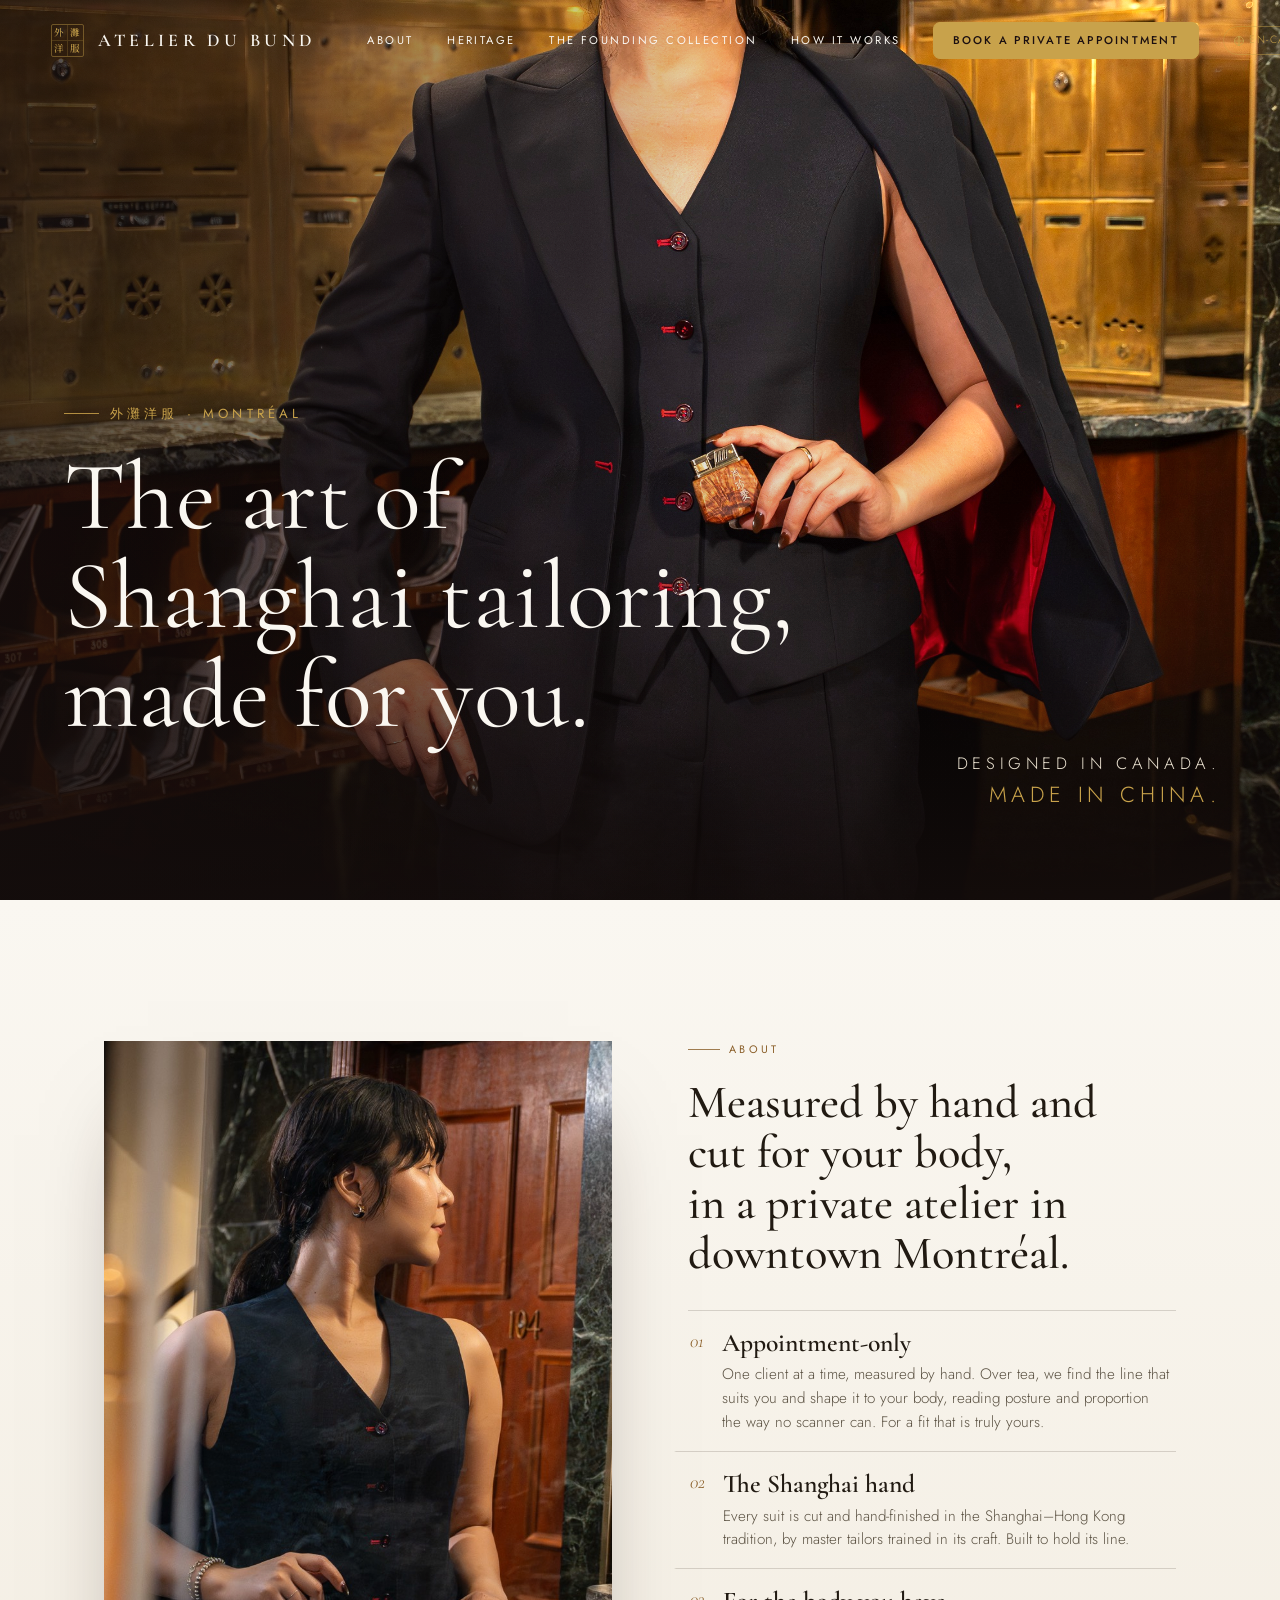
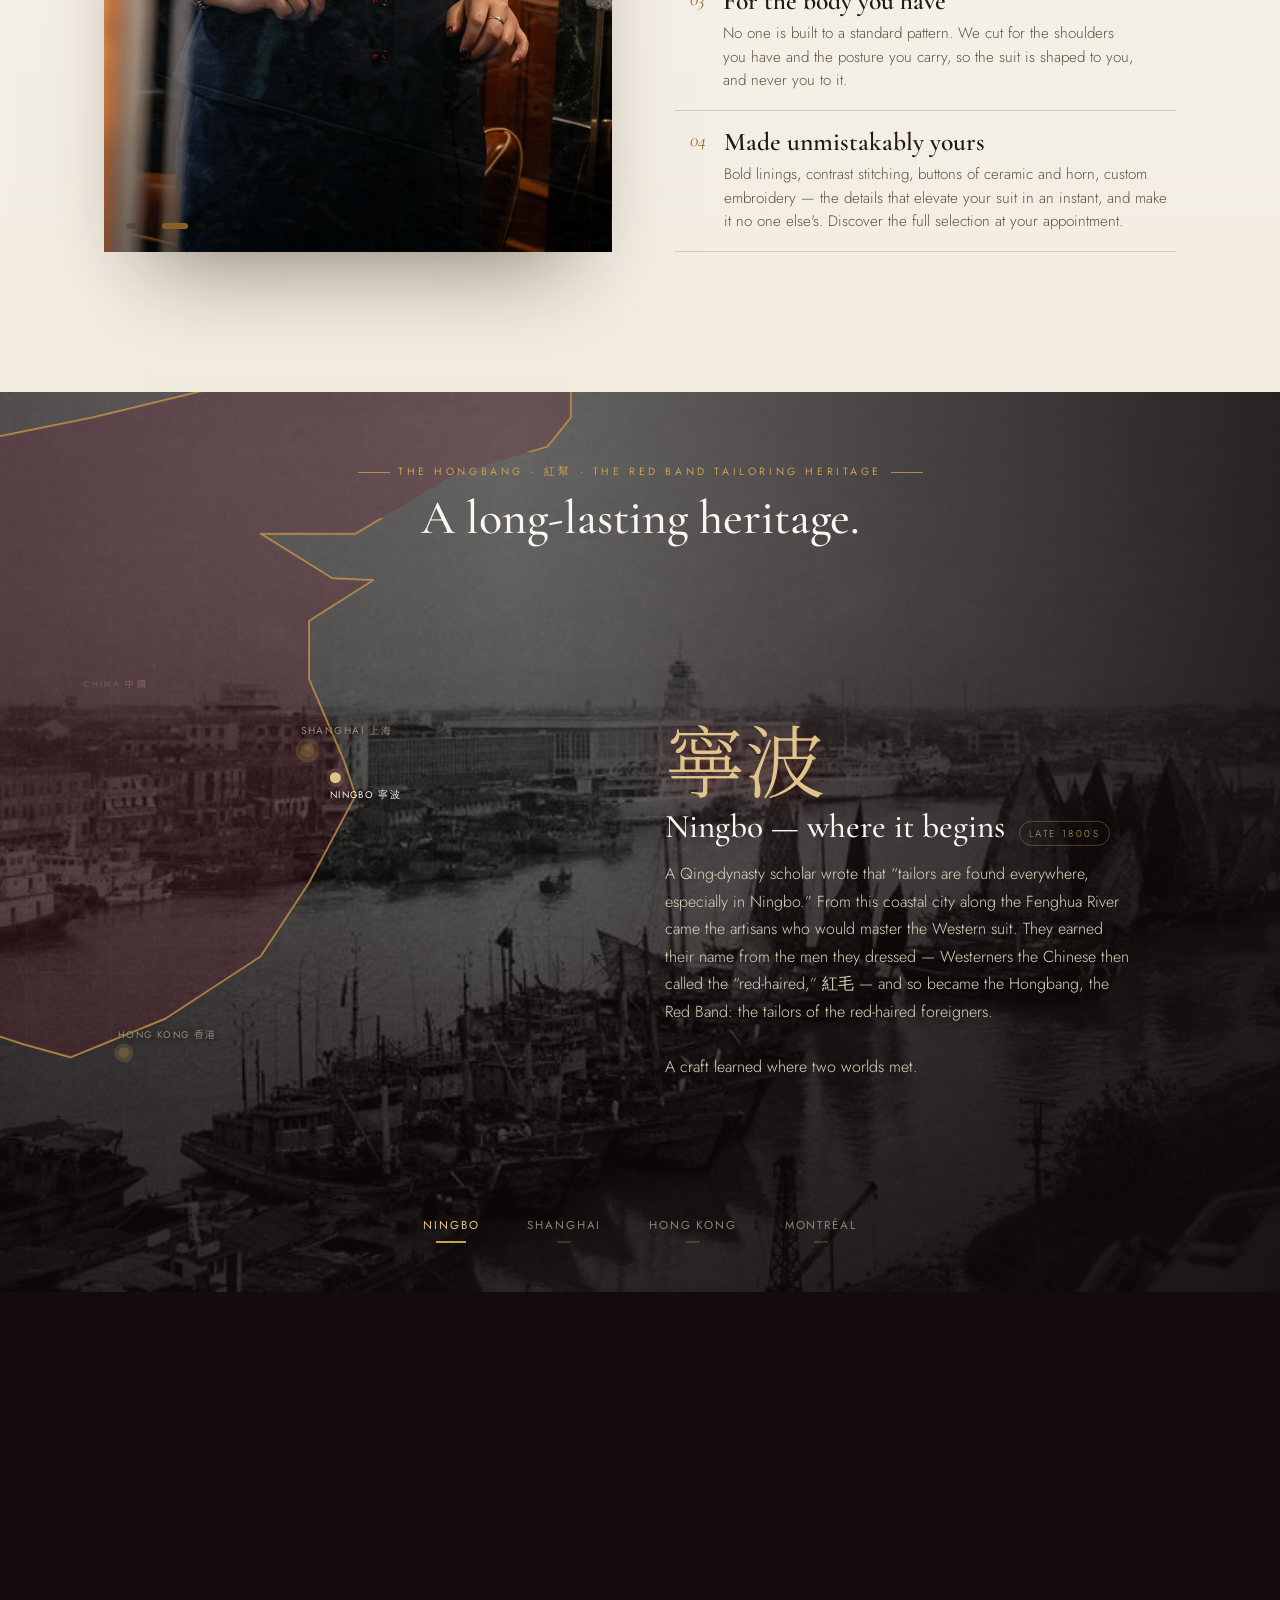
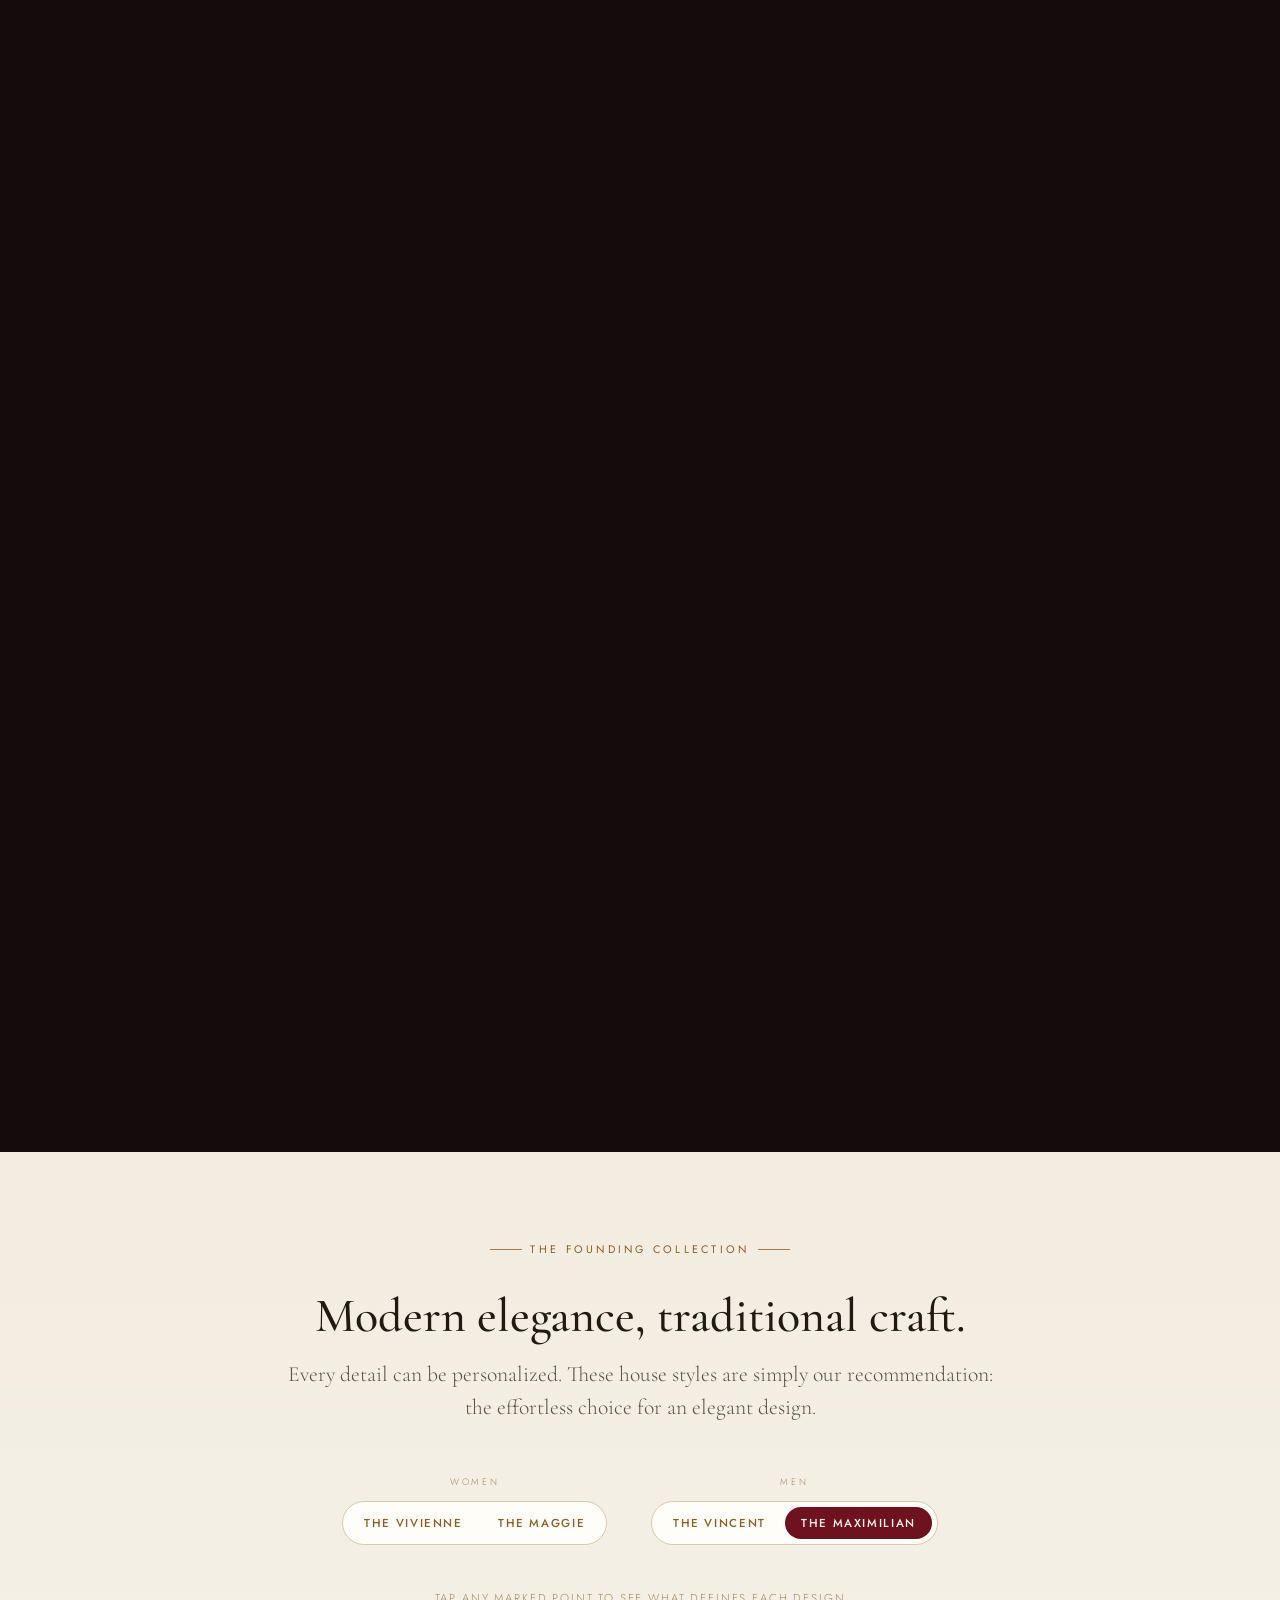
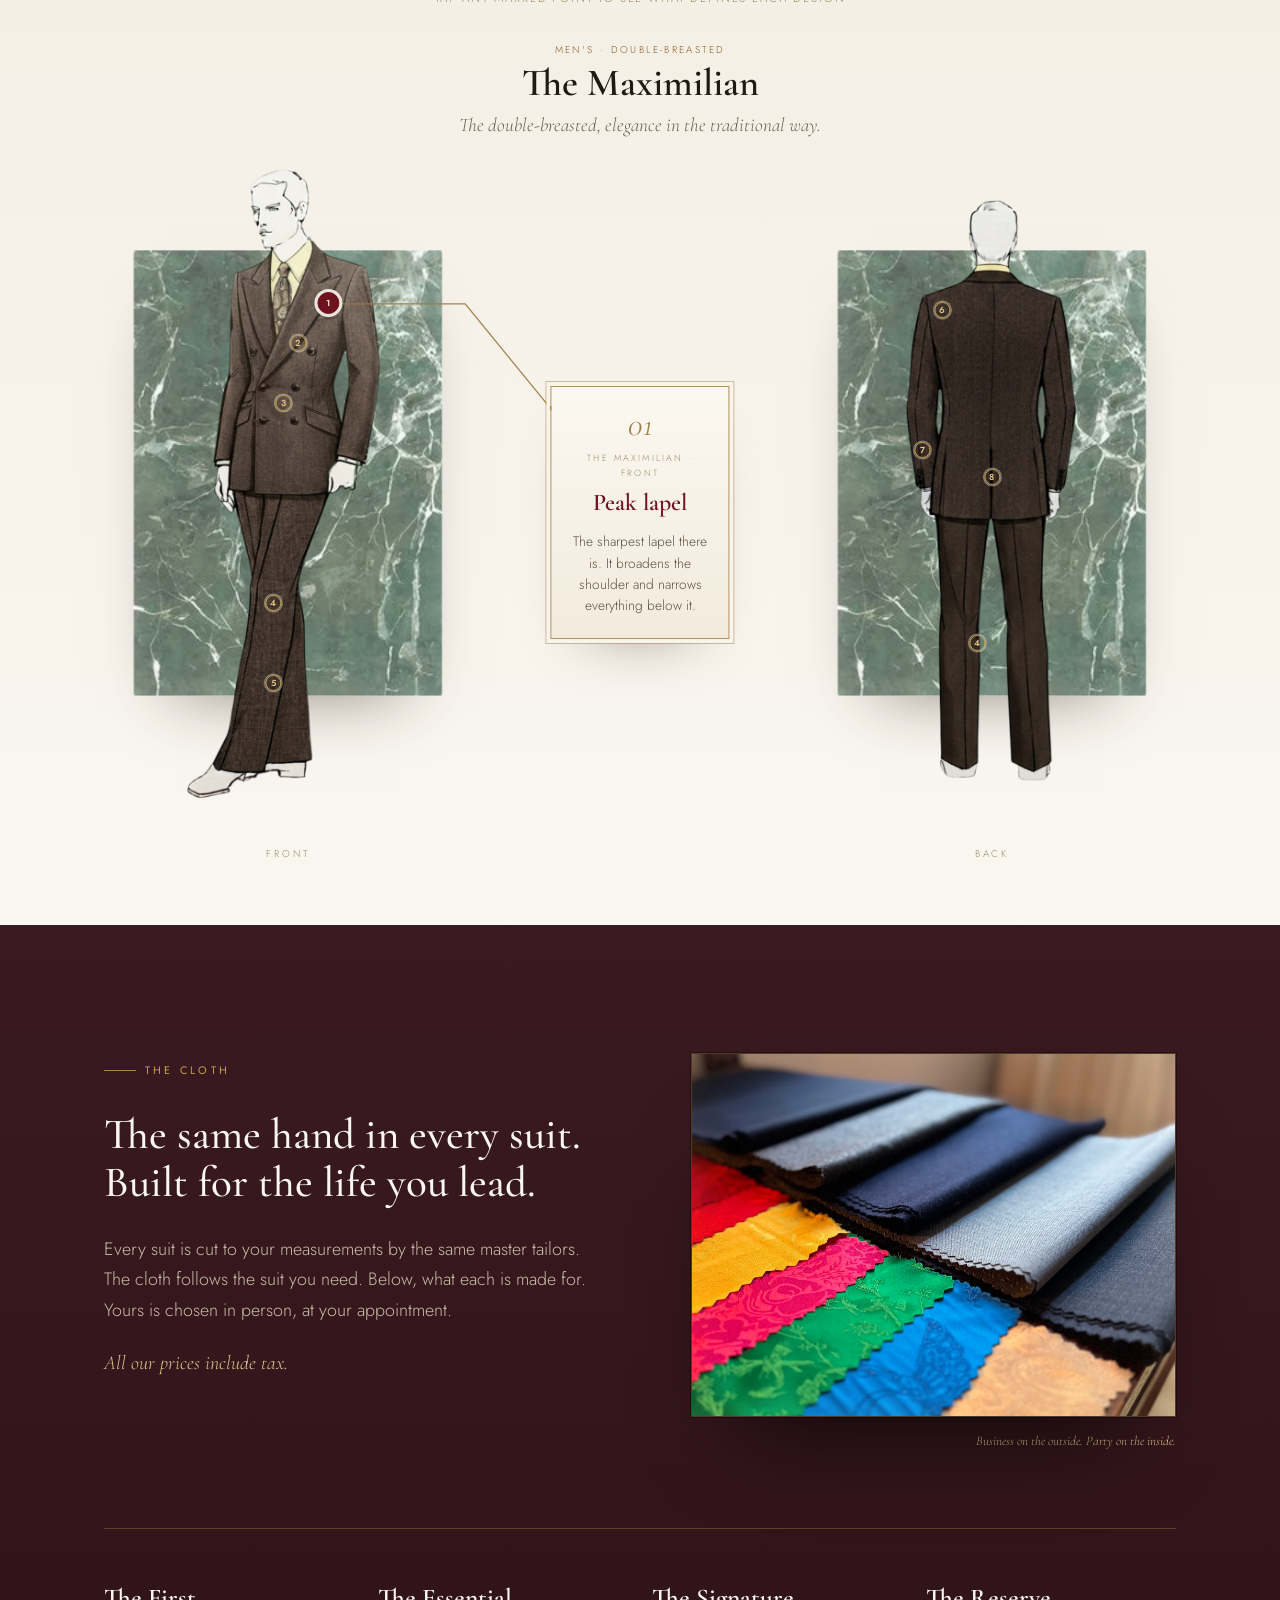
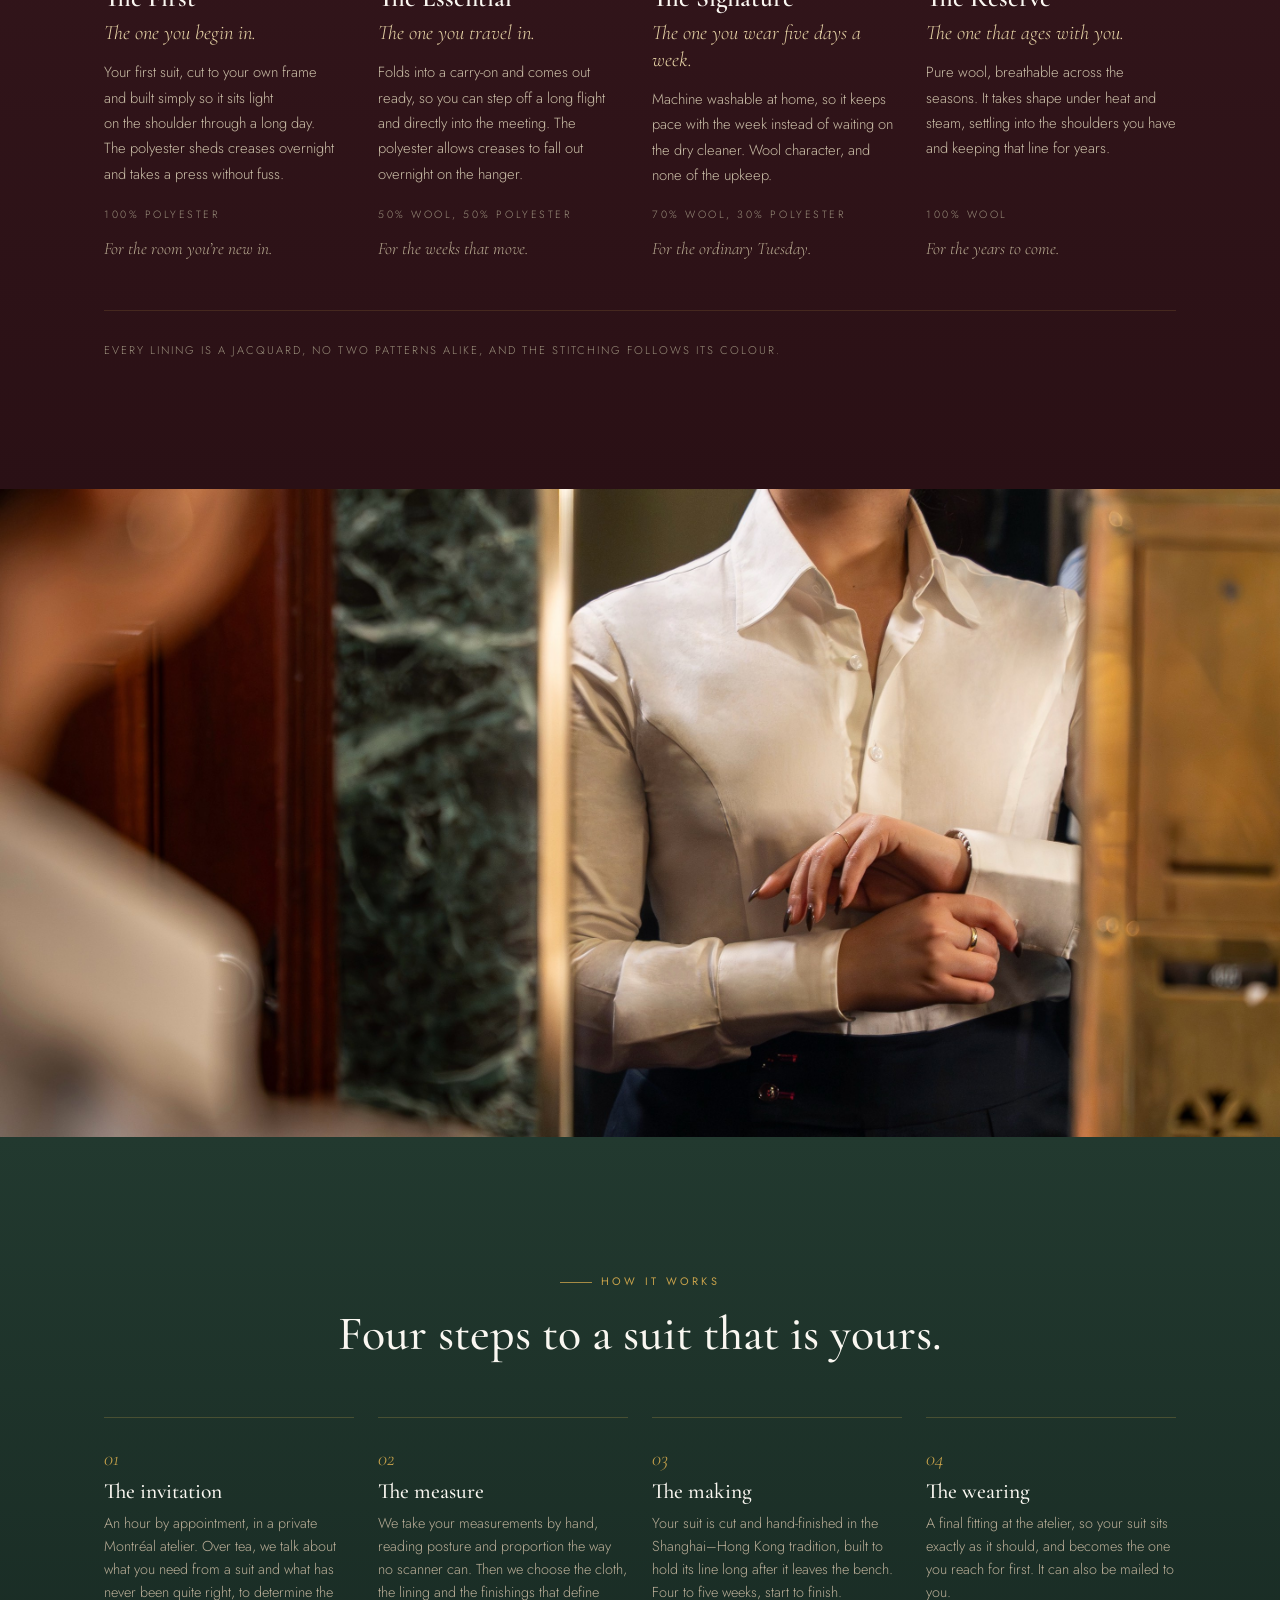
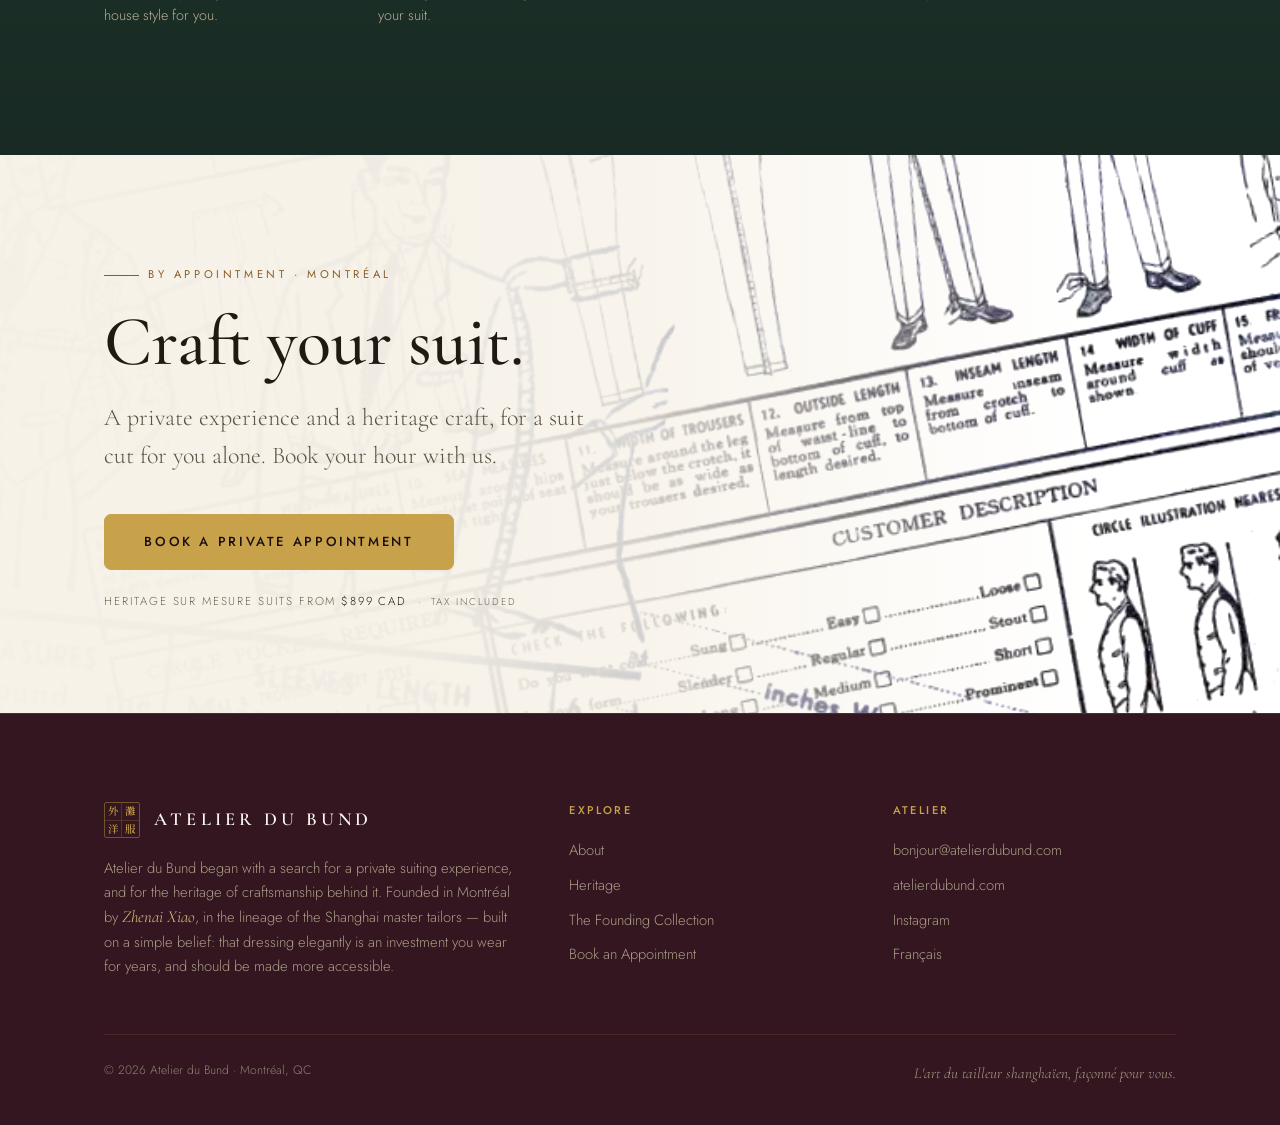
<file: index.html>
<!DOCTYPE html>
<html lang="en">
<head>
<meta charset="UTF-8">
<meta name="viewport" content="width=device-width, initial-scale=1.0">
<title>Atelier du Bund — Custom suits in Montréal</title>
<meta name="description" content="Custom suits in the art of Shanghai tailoring, made for you. A private suiting experience, by appointment in Montréal.">
<link rel="preconnect" href="https://fonts.googleapis.com">
<link rel="preconnect" href="https://fonts.gstatic.com" crossorigin>
<link href="https://fonts.googleapis.com/css2?family=Cormorant+Garamond:ital,wght@0,400;0,500;0,600;1,400;1,500;1,600&family=Jost:wght@300;400;500&family=Noto+Serif+TC:wght@500;600&display=swap" rel="stylesheet">
<link rel="stylesheet" href="assets/styles.css?v=20261011g">

<!-- Language alternates -->
<link rel="canonical" href="https://atelierdubund.com/">
<link rel="alternate" hreflang="en-CA" href="https://atelierdubund.com/">
<link rel="alternate" hreflang="fr-CA" href="https://atelierdubund.com/fr/">
<link rel="alternate" hreflang="x-default" href="https://atelierdubund.com/">

<!-- Icons -->
<link rel="icon" href="/assets/logos/favicon.svg" type="image/svg+xml">
<link rel="icon" href="/favicon.ico" sizes="32x32">
<link rel="apple-touch-icon" href="/assets/logos/apple-touch-icon.png">
<meta name="theme-color" content="#2a1015">

<!-- Open Graph -->
<meta property="og:type" content="website">
<meta property="og:site_name" content="Atelier du Bund">
<meta property="og:locale" content="en_CA">
<meta property="og:url" content="https://atelierdubund.com/">
<meta property="og:title" content="The art of Shanghai tailoring, made for you.">
<meta property="og:description" content="Heritage sur mesure suits, by private appointment.">
<meta property="og:image" content="https://atelierdubund.com/assets/logos/og-image.png">
<meta property="og:image:width" content="1200">
<meta property="og:image:height" content="630">
<meta property="og:image:alt" content="The 外灘洋服 seal beside the Atelier du Bund wordmark, in gold on oxblood.">

<!-- Twitter -->
<meta name="twitter:card" content="summary_large_image">
<meta name="twitter:title" content="The art of Shanghai tailoring, made for you.">
<meta name="twitter:description" content="Heritage sur mesure suits, by private appointment.">
<meta name="twitter:image" content="https://atelierdubund.com/assets/logos/og-image.png">
<meta name="twitter:image:alt" content="The 外灘洋服 seal beside the Atelier du Bund wordmark, in gold on oxblood.">
</head>
<body class="adb-home">

<!-- ============ HEADER ============ -->
<header class="adb-header" id="adb-header">
  <div class="adb-header__left">
    <a href="#top" class="adb-brand" aria-label="Atelier du Bund — home">
      <span class="adb-mark" aria-hidden="true"><span>外</span><span>灘</span><span>洋</span><span>服</span></span>
      <span class="adb-brand__name">Atelier du Bund</span>
    </a>
    <nav class="adb-nav" id="adbNav" aria-label="Primary">
      <a href="#about" class="adb-nav__link">About</a>
      <a href="#heritage" class="adb-nav__link">Heritage</a>
      <a href="#collection" class="adb-nav__link">The Founding Collection</a>
      <a href="#how" class="adb-nav__link">How It Works</a>
    </nav>
  </div>
  <div class="adb-header__right">
    <a href="https://cal.com/atelierdubund/appointment" class="adb-book" target="_blank" rel="noopener noreferrer">Book a Private Appointment</a>
    <a href="/fr/" class="adb-lang" id="adbLang" hreflang="fr-CA" aria-label="Passer en français" title="Passer en français">
      <svg width="12" height="12" viewBox="0 0 24 24" fill="none" stroke="currentColor" stroke-width="1.6" stroke-linecap="round" aria-hidden="true"><circle cx="12" cy="12" r="9"></circle><path d="M3 12h18"></path><path d="M12 3c2.6 2.8 2.6 15.2 0 18M12 3c-2.6 2.8-2.6 15.2 0 18"></path></svg><span id="adbLangLabel">EN-CA</span>
    </a>
  </div>
  <button class="adb-nav-toggle" id="adbNavToggle" aria-label="Open menu" aria-expanded="false" aria-controls="adbNav">☰</button>
</header>

<!-- ============ HERO ============ -->
<section class="adb-hero" id="top">
  <img class="adb-hero__img" src="images/web/hero.jpg" alt="A tailored navy three-piece suit with red buttonholes and a carved Chinese wooden lighter, in a brass-and-marble lobby.">
  <div class="adb-hero__scrim" aria-hidden="true"></div>
  <div class="adb-hero__inner">
    <div class="adb-hero__row">
      <div class="adb-hero__lead">
        <span class="adb-eyebrow adb-eyebrow--gold"><span class="adb-eyebrow__rule"></span>外灘洋服 · Montréal</span>
        <h1 class="adb-hero__title">The art of Shanghai tailoring,<br>made for you.</h1>
      </div>
      <div class="adb-hero__origin">
        <div class="adb-hero__origin-designed">Designed in <span>Canada</span>.</div>
        <div class="adb-hero__origin-made">Made in <span>China</span>.</div>
      </div>
    </div>
  </div>
</section>

<!-- ============ ABOUT / WHY ============ -->
<section class="adb-about" id="about">
  <div class="adb-container">
    <div class="adb-about__grid">

      <!-- carousel -->
      <div class="adb-about__frame" data-reveal>
        <img class="adb-about__slide is-active" src="images/web/cuff.jpg" alt="Red working buttonholes on a navy jacket cuff.">
        <img class="adb-about__slide" src="images/web/collection-seated.jpg" alt="A woman in a navy vest with red buttons seated in a bright studio.">
        <img class="adb-about__slide adb-about__slide--founder" src="images/web/founder-mirror.jpg" alt="A dark jacquard waistcoat with red buttons, worn in a brass-and-marble lobby.">
        <img class="adb-about__slide adb-about__slide--lapel" src="images/web/lapel.jpg" alt="Navy jacket lapel with red working buttonholes over a waistcoat.">
        <img class="adb-about__slide" src="images/web/lining.jpg" alt="A hand tucking a card into a jacket's deep-red silk-touch lining.">
        <img class="adb-about__slide adb-about__slide--mirror" src="images/web/mirror.jpg" alt="Adjusting a cuff before a mirror.">
        <div class="adb-about__dots" id="aboutDots" role="group" aria-label="Choose photo"></div>
      </div>

      <!-- content -->
      <div class="adb-about__content" data-reveal>
        <span class="adb-eyebrow adb-eyebrow--brown"><span class="adb-eyebrow__rule"></span>About</span>
        <h2 class="adb-about__heading">Measured by hand and cut for your body, <br>in a private atelier in downtown Montréal.</h2>
        <div class="adb-about__pillars">
          <div class="adb-pillar">
            <span class="adb-pillar__num">01</span>
            <h3 class="adb-pillar__title">Appointment-only</h3>
            <p class="adb-pillar__text">One client at a time, measured by hand. Over tea, we&nbsp;find the line that suits you and shape it to your body, reading posture and proportion the way no scanner can. For a fit that is truly yours.</p>
          </div>
          <div class="adb-pillar">
            <span class="adb-pillar__num">02</span>
            <h3 class="adb-pillar__title">The Shanghai hand</h3>
            <p class="adb-pillar__text">Every suit is cut and hand-finished in&nbsp;the&nbsp;Shanghai–Hong Kong tradition, by&nbsp;master tailors trained in&nbsp;its&nbsp;craft. Built to hold its&nbsp;line.</p>
          </div>
          <div class="adb-pillar">
            <span class="adb-pillar__num">03</span>
            <h3 class="adb-pillar__title">For the body you have</h3>
            <p class="adb-pillar__text">No one is built to a standard pattern. We cut for the shoulders you&nbsp;have and the posture you carry, so the suit is shaped to you, and&nbsp;never you to it.</p>
          </div>
          <div class="adb-pillar">
            <span class="adb-pillar__num">04</span>
            <h3 class="adb-pillar__title">Made unmistakably yours</h3>
            <p class="adb-pillar__text">Bold linings, contrast stitching, buttons of ceramic and horn, custom embroidery — the details that elevate your suit in an instant, and make it no one else's. Discover the full selection at your appointment.</p>
          </div>
        </div>
      </div>

    </div>
  </div>
</section>

<!-- ============ HERITAGE (scrollytelling) ============ -->
<section class="heritage" id="heritage" data-step="0" aria-label="The Hongbang — the Red Band tailoring heritage">
  <div class="heritage__track" id="heritageTrack">
    <div class="heritage__stage">

      <!-- full-bleed background carousels (one group per step) + scrim -->
      <div class="heritage__bg" aria-hidden="true">
        <div class="heritage__bg-base"></div>
        <img class="heritage__photo is-active" data-step="0" data-idx="0" src="images/heritage/1.%20ningbo%20dock.jpg" alt="">
        <img class="heritage__photo"           data-step="0" data-idx="1" src="images/heritage/2.%20ningbo%20city.jpeg" alt="">
        <img class="heritage__photo" data-step="1" data-idx="0" src="images/heritage/3.%20shanghai%20bund.webp" alt="">
        <img class="heritage__photo" data-step="1" data-idx="1" src="images/heritage/4.%20shanghai%20nanjing%20road.png" alt="">
        <img class="heritage__photo" data-step="1" data-idx="2" src="images/heritage/5.%20shanghai%20tailor%20store.jpeg" alt="">
        <img class="heritage__photo" data-step="2" data-idx="0" src="images/heritage/6.%20hk%20tailor.jpg" alt="">
        <img class="heritage__photo" data-step="2" data-idx="1" src="images/heritage/7.%20hk%20store.jpg" alt="">
        <img class="heritage__photo" data-step="2" data-idx="2" src="images/heritage/8.%20hk%20central%20street.jpeg" alt="">
        <img class="heritage__photo heritage__photo--mtl" data-step="3" data-idx="0" src="images/web/founder-mirror.jpg" alt="">
        <div class="heritage__scrim"></div>
      </div>

      <!-- persistent header -->
      <div class="heritage__head">
        <span class="heritage__eyebrow">The Hongbang · 紅幫 · The Red Band Tailoring Heritage</span>
        <h2 class="heritage__subtitle">A long-lasting heritage.</h2>
      </div>

      <!-- stage canvas: maps + reading panel -->
      <div class="heritage__frame">
        <div class="heritage__canvas">

          <!-- China coastline map (steps Ningbo / Shanghai / Hong Kong) -->
          <div class="heritage__map heritage__map--china">
            <span class="heritage__legend heritage__legend--china">China 中國</span>
            <svg viewBox="470 270 165 185" class="heritage__svg" aria-hidden="true">
              <defs>
                <pattern id="adb-grid" width="22" height="22" patternUnits="userSpaceOnUse">
                  <path d="M22 0H0V22" fill="none" stroke="#c8a24b" stroke-width="0.4" opacity="0.16"></path>
                </pattern>
                <mask id="hb-gap" maskUnits="userSpaceOnUse" x="0" y="0" width="760" height="455"><rect x="-50" y="0" width="860" height="455" fill="#fff"></rect><rect x="-50" y="128" width="860" height="34" fill="#000"></rect></mask>
              </defs>
              <path d="M20,170 L118,80 L192,28 L291,110 L340,80 L401,125 L475,110 L537,95 L586,65 L660,20 L721,35 L758,29 L721,80 L721,110 L709,125 L660,140 L635,155 L610,170 L561,170 L598,193 L619,194 L586,215 L586,245 L604,287 L610,305 L586,350 L561,388 L512,420 L463,440 L438,433 L414,425 L401,410 L364,425 L328,425 L315,395 L309,335 L266,335 L192,335 L155,335 L106,305 L82,275 L69,230 Z" fill="url(#adb-grid)" stroke="#c8a24b" stroke-width="1" opacity="0.8" stroke-linejoin="round" mask="url(#hb-gap)"></path>
              <path d="M20,170 L118,80 L192,28 L291,110 L340,80 L401,125 L475,110 L537,95 L586,65 L660,20 L721,35 L758,29 L721,80 L721,110 L709,125 L660,140 L635,155 L610,170 L561,170 L598,193 L619,194 L586,215 L586,245 L604,287 L610,305 L586,350 L561,388 L512,420 L463,440 L438,433 L414,425 L401,410 L364,425 L328,425 L315,395 L309,335 L266,335 L192,335 L155,335 L106,305 L82,275 L69,230 Z" fill="rgba(110,18,32,0.2)" stroke="none"></path>
            </svg>
            <button type="button" class="heritage__dot heritage__dot--shanghai" data-go="1" aria-label="Shanghai">
              <span class="heritage__dot-mark"></span>
              <span class="heritage__dot-label">Shanghai 上海</span>
            </button>
            <button type="button" class="heritage__dot heritage__dot--ningbo" data-go="0" aria-label="Ningbo">
              <span class="heritage__dot-mark"></span>
              <span class="heritage__dot-label">Ningbo 寧波</span>
            </button>
            <button type="button" class="heritage__dot heritage__dot--hongkong" data-go="2" aria-label="Hong Kong">
              <span class="heritage__dot-mark"></span>
              <span class="heritage__dot-label">Hong Kong 香港</span>
            </button>
          </div>

          <!-- Canada → Île de Montréal map (Montréal step) -->
          <div class="heritage__map heritage__map--mtl">
            <!-- layer A: Canada -->
            <div class="heritage__mtl-layer heritage__mtl-layer--canada">
              <span class="heritage__legend heritage__legend--canada">Canada 加拿大</span>
              <svg viewBox="8 36 444 370" class="heritage__svg" aria-hidden="true">
                <path d="M198.9,125.2 L208.2,125.2 L200.5,143.9 L216.0,171.8 L220.7,165.6 L230.0,181.2 L234.7,165.6 L231.6,157.8 L239.3,157.8 L248.6,174.9 L242.4,185.8 L231.6,187.4 L231.6,206.0 L223.8,210.7 L209.8,234.0 L208.2,255.7 L217.6,260.4 L220.7,271.3 L234.7,271.3 L258.0,282.2 L273.5,282.2 L278.2,299.3 L295.3,313.2 L301.5,307.0 L289.1,282.2 L299.9,262.0 L295.3,252.6 L282.8,244.9 L285.9,234.0 L275.1,215.3 L292.2,207.6 L304.6,215.3 L313.9,213.8 L320.1,229.3 L332.6,232.4 L337.2,210.7 L362.1,227.8 L365.2,235.5 L376.1,240.2 L391.6,237.1 L390.1,241.8 L402.5,241.8 L410.3,249.5 L399.4,277.5 L369.9,293.0 L359.0,317.9 L360.5,325.7 L365.2,313.2 L380.7,299.3 L385.4,305.5 L377.6,311.7 L386.9,311.7 L386.9,316.3 L399.4,324.1 L413.4,317.9 L413.4,305.5 L419.6,310.1 L397.8,347.4 L393.2,342.8 L397.8,333.4 L394.7,328.8 L383.8,338.1 L371.4,322.6 L365.2,324.1 L359.0,349.0 L340.3,355.2 L331.0,372.3 L321.7,373.8 L317.0,378.5 L320.1,381.6 L298.4,398.7 L299.9,380.1 L295.3,369.2 L275.1,353.6 L254.9,345.9 L230.0,349.0 L216.0,345.9 L214.5,341.2 L153.9,344.3 L102.6,338.1 L57.5,327.2 L43.5,308.6 L48.2,330.3 L42.0,325.7 L29.5,302.4 L35.8,302.4 L35.8,293.0 L40.4,289.9 L32.6,274.4 L32.6,265.1 L40.4,254.2 L34.2,246.4 L32.6,213.8 L21.8,215.3 L21.8,201.4 L14.0,196.7 L62.2,129.9 L71.5,142.3 L94.8,140.7 L97.9,145.4 L102.6,140.7 L104.1,151.6 L110.3,147.0 L110.3,154.7 L116.6,151.6 L136.8,167.2 L133.7,174.9 L150.7,176.5 L157.0,187.4 L158.5,176.5 L163.2,174.9 L157.0,173.4 L160.1,170.3 L177.2,181.2 L188.0,181.2 L192.7,173.4 L188.0,168.7 L191.2,162.5 L198.9,170.3 L192.7,173.4 L197.4,182.7 L202.0,182.7 L206.7,170.3 L195.8,157.8 L198.9,125.2 Z M240.9,120.5 L245.5,125.2 L236.2,128.3 L237.8,134.5 L244.0,128.3 L251.8,128.3 L256.4,134.5 L275.1,134.5 L278.2,140.7 L282.8,139.2 L279.7,142.3 L285.9,142.3 L285.9,150.1 L309.3,156.3 L313.9,153.2 L315.5,170.3 L299.9,164.1 L296.8,167.2 L299.9,173.4 L320.1,184.3 L321.7,190.5 L304.6,190.5 L321.7,198.2 L298.4,198.2 L284.4,188.9 L270.4,196.7 L268.8,187.4 L281.3,182.7 L276.6,178.0 L279.7,165.6 L273.5,159.4 L264.2,154.7 L261.1,157.8 L262.6,154.7 L251.8,147.0 L239.3,154.7 L219.1,153.2 L222.2,148.5 L214.5,145.4 L214.5,128.3 L222.2,123.7 L223.8,139.2 L225.3,126.8 L240.9,120.5 Z M125.9,112.8 L141.4,119.0 L146.1,133.0 L152.3,133.0 L153.9,137.6 L158.5,134.5 L163.2,145.4 L163.2,131.4 L169.4,134.5 L170.9,151.6 L180.3,159.4 L174.1,164.1 L175.6,170.3 L163.2,164.1 L141.4,168.7 L132.1,157.8 L133.7,153.2 L149.2,153.2 L132.1,147.0 L139.9,142.3 L132.1,139.2 L139.9,129.9 L135.2,128.3 L119.7,139.2 L115.0,129.9 L125.9,112.8 Z M217.6,41.3 L230.0,42.8 L230.0,66.2 L223.8,72.4 L228.4,77.0 L225.3,92.6 L230.0,97.2 L208.2,101.9 L208.2,91.0 L212.9,89.5 L208.2,86.4 L214.5,80.1 L211.4,77.0 L200.5,87.9 L191.2,70.8 L194.3,63.1 L206.7,77.0 L209.8,75.5 L206.7,70.8 L217.6,63.1 L202.0,66.2 L197.4,58.4 L217.6,41.3 Z M413.4,255.7 L418.0,272.8 L419.6,268.2 L427.4,271.3 L435.1,266.6 L436.7,271.3 L441.3,269.7 L442.9,279.1 L444.4,274.4 L446.0,285.3 L441.3,277.5 L438.2,289.9 L436.7,282.2 L416.5,296.1 L413.4,255.7 Z" fill="url(#adb-grid)" stroke="#c8a24b" stroke-width="1.7" opacity="0.8" stroke-linejoin="round"></path>
                <path d="M198.9,125.2 L208.2,125.2 L200.5,143.9 L216.0,171.8 L220.7,165.6 L230.0,181.2 L234.7,165.6 L231.6,157.8 L239.3,157.8 L248.6,174.9 L242.4,185.8 L231.6,187.4 L231.6,206.0 L223.8,210.7 L209.8,234.0 L208.2,255.7 L217.6,260.4 L220.7,271.3 L234.7,271.3 L258.0,282.2 L273.5,282.2 L278.2,299.3 L295.3,313.2 L301.5,307.0 L289.1,282.2 L299.9,262.0 L295.3,252.6 L282.8,244.9 L285.9,234.0 L275.1,215.3 L292.2,207.6 L304.6,215.3 L313.9,213.8 L320.1,229.3 L332.6,232.4 L337.2,210.7 L362.1,227.8 L365.2,235.5 L376.1,240.2 L391.6,237.1 L390.1,241.8 L402.5,241.8 L410.3,249.5 L399.4,277.5 L369.9,293.0 L359.0,317.9 L360.5,325.7 L365.2,313.2 L380.7,299.3 L385.4,305.5 L377.6,311.7 L386.9,311.7 L386.9,316.3 L399.4,324.1 L413.4,317.9 L413.4,305.5 L419.6,310.1 L397.8,347.4 L393.2,342.8 L397.8,333.4 L394.7,328.8 L383.8,338.1 L371.4,322.6 L365.2,324.1 L359.0,349.0 L340.3,355.2 L331.0,372.3 L321.7,373.8 L317.0,378.5 L320.1,381.6 L298.4,398.7 L299.9,380.1 L295.3,369.2 L275.1,353.6 L254.9,345.9 L230.0,349.0 L216.0,345.9 L214.5,341.2 L153.9,344.3 L102.6,338.1 L57.5,327.2 L43.5,308.6 L48.2,330.3 L42.0,325.7 L29.5,302.4 L35.8,302.4 L35.8,293.0 L40.4,289.9 L32.6,274.4 L32.6,265.1 L40.4,254.2 L34.2,246.4 L32.6,213.8 L21.8,215.3 L21.8,201.4 L14.0,196.7 L62.2,129.9 L71.5,142.3 L94.8,140.7 L97.9,145.4 L102.6,140.7 L104.1,151.6 L110.3,147.0 L110.3,154.7 L116.6,151.6 L136.8,167.2 L133.7,174.9 L150.7,176.5 L157.0,187.4 L158.5,176.5 L163.2,174.9 L157.0,173.4 L160.1,170.3 L177.2,181.2 L188.0,181.2 L192.7,173.4 L188.0,168.7 L191.2,162.5 L198.9,170.3 L192.7,173.4 L197.4,182.7 L202.0,182.7 L206.7,170.3 L195.8,157.8 L198.9,125.2 Z M240.9,120.5 L245.5,125.2 L236.2,128.3 L237.8,134.5 L244.0,128.3 L251.8,128.3 L256.4,134.5 L275.1,134.5 L278.2,140.7 L282.8,139.2 L279.7,142.3 L285.9,142.3 L285.9,150.1 L309.3,156.3 L313.9,153.2 L315.5,170.3 L299.9,164.1 L296.8,167.2 L299.9,173.4 L320.1,184.3 L321.7,190.5 L304.6,190.5 L321.7,198.2 L298.4,198.2 L284.4,188.9 L270.4,196.7 L268.8,187.4 L281.3,182.7 L276.6,178.0 L279.7,165.6 L273.5,159.4 L264.2,154.7 L261.1,157.8 L262.6,154.7 L251.8,147.0 L239.3,154.7 L219.1,153.2 L222.2,148.5 L214.5,145.4 L214.5,128.3 L222.2,123.7 L223.8,139.2 L225.3,126.8 L240.9,120.5 Z M125.9,112.8 L141.4,119.0 L146.1,133.0 L152.3,133.0 L153.9,137.6 L158.5,134.5 L163.2,145.4 L163.2,131.4 L169.4,134.5 L170.9,151.6 L180.3,159.4 L174.1,164.1 L175.6,170.3 L163.2,164.1 L141.4,168.7 L132.1,157.8 L133.7,153.2 L149.2,153.2 L132.1,147.0 L139.9,142.3 L132.1,139.2 L139.9,129.9 L135.2,128.3 L119.7,139.2 L115.0,129.9 L125.9,112.8 Z M217.6,41.3 L230.0,42.8 L230.0,66.2 L223.8,72.4 L228.4,77.0 L225.3,92.6 L230.0,97.2 L208.2,101.9 L208.2,91.0 L212.9,89.5 L208.2,86.4 L214.5,80.1 L211.4,77.0 L200.5,87.9 L191.2,70.8 L194.3,63.1 L206.7,77.0 L209.8,75.5 L206.7,70.8 L217.6,63.1 L202.0,66.2 L197.4,58.4 L217.6,41.3 Z M413.4,255.7 L418.0,272.8 L419.6,268.2 L427.4,271.3 L435.1,266.6 L436.7,271.3 L441.3,269.7 L442.9,279.1 L444.4,274.4 L446.0,285.3 L441.3,277.5 L438.2,289.9 L436.7,282.2 L416.5,296.1 L413.4,255.7 Z" fill="rgba(110,18,32,0.2)" stroke="none"></path>
              </svg>
              <div class="heritage__marker heritage__marker--canada">
                <span class="heritage__marker-label">Montréal<br>蒙特利爾</span>
                <span class="heritage__marker-dot"></span>
              </div>
            </div>
            <!-- layer B: Île de Montréal -->
            <div class="heritage__mtl-layer heritage__mtl-layer--island">
              <svg viewBox="44 65 252 210" class="heritage__svg" aria-hidden="true">
                <path d="M285.0,68.6 L288.0,69.6 L282.0,79.6 L281.0,87.7 L283.0,111.8 L272.9,131.8 L274.9,149.9 L266.9,163.0 L266.9,169.0 L257.9,182.1 L254.9,201.1 L251.8,205.1 L255.9,206.2 L256.9,202.1 L256.9,210.2 L259.9,216.2 L256.9,222.2 L261.9,227.2 L253.9,240.3 L248.8,241.3 L250.8,229.3 L256.9,224.2 L251.8,225.2 L248.8,228.2 L247.8,235.3 L242.8,244.3 L227.7,260.4 L220.7,263.4 L209.7,262.4 L197.6,253.4 L189.6,254.4 L196.6,253.4 L189.6,250.3 L185.6,251.3 L174.5,247.3 L156.4,248.3 L149.4,245.3 L147.4,246.3 L143.4,241.3 L138.4,240.3 L133.3,244.3 L132.3,250.3 L126.3,251.3 L123.3,255.4 L112.3,253.4 L100.2,259.4 L97.2,263.4 L90.2,263.4 L78.1,268.4 L77.1,271.4 L62.0,271.4 L60.0,269.4 L52.0,255.4 L52.0,251.3 L59.0,242.3 L62.0,243.3 L63.0,240.3 L69.1,239.3 L69.1,236.3 L65.1,234.3 L69.1,226.2 L75.1,224.2 L78.1,231.3 L85.1,233.3 L97.2,225.2 L102.2,216.2 L101.2,214.2 L98.2,215.2 L97.2,219.2 L87.1,227.2 L81.1,227.2 L72.1,220.2 L67.1,222.2 L69.1,212.2 L80.1,205.1 L81.1,202.1 L86.1,199.1 L86.1,195.1 L94.2,192.1 L104.2,193.1 L108.2,197.1 L108.2,201.1 L113.3,195.1 L131.3,195.1 L134.3,196.1 L136.4,200.1 L150.4,200.1 L157.4,197.1 L170.5,182.1 L175.5,181.0 L182.6,174.0 L191.6,173.0 L193.6,171.0 L195.6,165.0 L200.6,160.0 L199.6,153.9 L204.6,148.9 L210.7,131.8 L214.7,123.8 L223.7,114.8 L222.7,112.8 L226.7,112.8 L242.8,96.7 L256.9,89.7 L269.9,71.6 L280.0,71.6 L285.0,68.6 Z" fill="url(#adb-grid)" stroke="#c8a24b" stroke-width="1.0" opacity="0.8" stroke-linejoin="round"></path>
                <path d="M285.0,68.6 L288.0,69.6 L282.0,79.6 L281.0,87.7 L283.0,111.8 L272.9,131.8 L274.9,149.9 L266.9,163.0 L266.9,169.0 L257.9,182.1 L254.9,201.1 L251.8,205.1 L255.9,206.2 L256.9,202.1 L256.9,210.2 L259.9,216.2 L256.9,222.2 L261.9,227.2 L253.9,240.3 L248.8,241.3 L250.8,229.3 L256.9,224.2 L251.8,225.2 L248.8,228.2 L247.8,235.3 L242.8,244.3 L227.7,260.4 L220.7,263.4 L209.7,262.4 L197.6,253.4 L189.6,254.4 L196.6,253.4 L189.6,250.3 L185.6,251.3 L174.5,247.3 L156.4,248.3 L149.4,245.3 L147.4,246.3 L143.4,241.3 L138.4,240.3 L133.3,244.3 L132.3,250.3 L126.3,251.3 L123.3,255.4 L112.3,253.4 L100.2,259.4 L97.2,263.4 L90.2,263.4 L78.1,268.4 L77.1,271.4 L62.0,271.4 L60.0,269.4 L52.0,255.4 L52.0,251.3 L59.0,242.3 L62.0,243.3 L63.0,240.3 L69.1,239.3 L69.1,236.3 L65.1,234.3 L69.1,226.2 L75.1,224.2 L78.1,231.3 L85.1,233.3 L97.2,225.2 L102.2,216.2 L101.2,214.2 L98.2,215.2 L97.2,219.2 L87.1,227.2 L81.1,227.2 L72.1,220.2 L67.1,222.2 L69.1,212.2 L80.1,205.1 L81.1,202.1 L86.1,199.1 L86.1,195.1 L94.2,192.1 L104.2,193.1 L108.2,197.1 L108.2,201.1 L113.3,195.1 L131.3,195.1 L134.3,196.1 L136.4,200.1 L150.4,200.1 L157.4,197.1 L170.5,182.1 L175.5,181.0 L182.6,174.0 L191.6,173.0 L193.6,171.0 L195.6,165.0 L200.6,160.0 L199.6,153.9 L204.6,148.9 L210.7,131.8 L214.7,123.8 L223.7,114.8 L222.7,112.8 L226.7,112.8 L242.8,96.7 L256.9,89.7 L269.9,71.6 L280.0,71.6 L285.0,68.6 Z" fill="rgba(110,18,32,0.2)" stroke="none"></path>
              </svg>
              <div class="heritage__marker heritage__marker--island">
                <span class="heritage__marker-dot"></span>
                <span class="heritage__marker-label">Montréal 蒙特利爾</span>
              </div>
            </div>
          </div>

          <!-- reading panel (shifts left on the Montréal step) -->
          <div class="heritage__panel" aria-live="polite">
            <div class="heritage__glyph" id="heritageGlyph">寧波</div>
            <div class="heritage__panel-head">
              <h3 class="heritage__city" id="heritageCity">Ningbo — where it begins</h3>
              <span class="heritage__year" id="heritageYear">Late 1800s</span>
            </div>
            <p class="heritage__copy" id="heritageCopy">A Qing-dynasty scholar wrote that “tailors are found everywhere, especially in Ningbo.” From this coastal city along the Fenghua River came the artisans who would master the Western suit. They earned their name from the men they dressed — Westerners the Chinese then called the “red-haired,” 紅毛 — and so became the Hongbang, the Red Band: the tailors of the red-haired foreigners.

A craft learned where two worlds met.</p>
          </div>

        </div>
      </div>

      <!-- clickable stepper -->
      <div class="heritage__stepper" id="heritageStepper">
        <button type="button" class="heritage__step" data-go="0"><span class="heritage__step-name">Ningbo</span><span class="heritage__step-bar"></span></button>
        <button type="button" class="heritage__step" data-go="1"><span class="heritage__step-name">Shanghai</span><span class="heritage__step-bar"></span></button>
        <button type="button" class="heritage__step" data-go="2"><span class="heritage__step-name">Hong Kong</span><span class="heritage__step-bar"></span></button>
        <button type="button" class="heritage__step" data-go="3"><span class="heritage__step-name">Montréal</span><span class="heritage__step-bar"></span></button>
      </div>

    </div>
  </div>
</section>

<!-- ============ THE FOUNDING COLLECTION ============ -->
<section class="adb-collection" id="collection">
  <div class="adb-container adb-container--narrow">
    <div class="adb-collection__intro" data-reveal>
      <span class="adb-eyebrow adb-eyebrow--brown adb-eyebrow--center"><span class="adb-eyebrow__rule"></span>The Founding Collection<span class="adb-eyebrow__rule"></span></span>
      <h2 class="adb-collection__heading">Modern elegance, traditional craft.</h2>
      <p class="adb-collection__lede">Every detail can be personalized. These house styles are simply our recommendation: the effortless choice for an elegant design.</p>
    </div>

    <!-- house-style tabs, grouped Women / Men -->
    <div class="adb-styletabs" data-reveal>
      <div class="adb-styletabs__group adb-styletabs__group--women">
        <span class="adb-styletabs__label">Women</span>
        <div class="adb-styletabs__pill" role="tablist" aria-label="Women's house styles">
          <button type="button" class="adb-styletab" data-style="vivienne" role="tab">The Vivienne</button>
          <button type="button" class="adb-styletab" data-style="maggie" role="tab">The Maggie</button>
        </div>
      </div>
      <div class="adb-styletabs__group adb-styletabs__group--men">
        <span class="adb-styletabs__label">Men</span>
        <div class="adb-styletabs__pill" role="tablist" aria-label="Men's house styles">
          <button type="button" class="adb-styletab" data-style="vincent" role="tab">The Vincent</button>
          <button type="button" class="adb-styletab is-active" data-style="maximilian" role="tab" aria-selected="true">The Maximilian</button>
        </div>
      </div>
    </div>

    <p class="adb-collection__hint">Tap any marked point to see what defines each design</p>

    <!-- active style header -->
    <div class="adb-activestyle">
      <span class="adb-activestyle__tag" id="clTag"></span>
      <h3 class="adb-activestyle__name" id="clName"></h3>
      <p class="adb-activestyle__blurb" id="clBlurb"></p>
    </div>

    <!-- stage: front figure · centre gold frame · back figure, with connector line -->
    <div class="adb-clstage" id="adb-cl-stage">
      <div class="adb-clview adb-clview--front">
        <div class="adb-clview__figure">
          <div class="adb-clview__panel" id="clPanelFront" aria-hidden="true"></div>
          <div class="adb-clview__art" id="clArtFront" role="img"></div>
        </div>
        <span class="adb-clview__label">Front</span>
      </div>

      <svg class="adb-clline" id="adb-cl-svg" preserveAspectRatio="none" aria-hidden="true">
        <path id="adb-cl-line" d="" fill="none" stroke="#9c7c43" stroke-width="1.4" stroke-opacity=".92"></path>
        <circle id="adb-cl-o1" r="3.4" fill="#9c7c43"></circle>
        <circle id="adb-cl-o2" r="2.4" fill="#9c7c43"></circle>
      </svg>

      <div class="adb-clcard-wrap">
        <div class="adb-clcard" id="adb-cl-card">
          <span class="adb-clcard__num" id="clNum"></span>
          <span class="adb-clcard__meta" id="clMeta"></span>
          <h4 class="adb-clcard__title" id="clTitle"></h4>
          <p class="adb-clcard__text" id="clText"></p>
        </div>
      </div>

      <div class="adb-clview adb-clview--back">
        <div class="adb-clview__figure">
          <div class="adb-clview__panel" id="clPanelBack" aria-hidden="true"></div>
          <div class="adb-clview__art" id="clArtBack" role="img"></div>
        </div>
        <span class="adb-clview__label">Back</span>
      </div>

      <!-- mobile only: one figure at a time, swipe or tap to flip -->
      <div class="adb-clflip" id="adb-cl-flip">
        <button type="button" class="adb-clflip__btn is-active" data-view="front" aria-label="Front view"><span class="adb-clflip__dot"></span><span class="adb-clflip__lab">Front</span></button>
        <button type="button" class="adb-clflip__btn" data-view="back" aria-label="Back view"><span class="adb-clflip__dot"></span><span class="adb-clflip__lab">Back</span></button>
      </div>
    </div>
  </div>
</section>

<!-- ============ THE CLOTH / FABRICS ============ -->
<section class="adb-fabrics" id="fabrics">
  <div class="adb-container">

    <!-- top block: text left, one landscape image right -->
    <div class="adb-2col adb-cloth__top">
      <div data-reveal>
        <span class="adb-eyebrow adb-eyebrow--gold adb-cloth__eyebrow"><span class="adb-eyebrow__rule"></span>The Cloth</span>
        <h2 class="adb-fabrics__heading">The same hand in every suit.<br>Built for the life you&nbsp;lead.</h2>
        <p class="adb-fabrics__lede">Every suit is cut to your measurements by the same master tailors. The&nbsp;cloth follows the&nbsp;suit you&nbsp;need. Below, what each&nbsp;is&nbsp;made&nbsp;for. Yours is chosen in&nbsp;person, at&nbsp;your&nbsp;appointment.</p>
        <p class="adb-cloth__note">All our prices include tax.</p>
      </div>
      <div data-reveal>
        <div class="adb-cloth__figure">
          <img src="images/web/collection/cloth-and-lining.jpg" alt="Folded suiting cloths beside jacquard linings in red, gold, magenta, green, blue and bronze, each with a pinked edge.">
          <div class="adb-cloth__glow" aria-hidden="true"></div>
        </div>
        <p class="adb-cloth__caption">Business on the outside. Party on the inside.</p>
      </div>
    </div>

    <!-- the four cloths, parallel columns -->
    <div class="adb-cloth__tiers" data-reveal>
      <div class="adb-cloth__grid">
        <div class="adb-tier">
          <div class="adb-tier__head">
            <span class="adb-tier__name">The First</span>
          </div>
          <p class="adb-tier__purpose">The one you begin&nbsp;in.</p>
          <p class="adb-tier__desc">Your first suit, cut to your own frame and&nbsp;built simply so&nbsp;it&nbsp;sits light on&nbsp;the&nbsp;shoulder through a long&nbsp;day. The&nbsp;polyester sheds creases overnight and&nbsp;takes a press without&nbsp;fuss.</p>
          <p class="adb-tier__spec">100% polyester</p>
          <p class="adb-tier__foot">For the room you’re new&nbsp;in.</p>
        </div>
        <div class="adb-tier">
          <div class="adb-tier__head">
            <span class="adb-tier__name">The Essential</span>
          </div>
          <p class="adb-tier__purpose">The one you travel in.</p>
          <p class="adb-tier__desc">Folds into a carry-on and comes out ready, so you can step off a long flight and directly into the meeting. The polyester allows creases to fall out overnight on the hanger.</p>
          <p class="adb-tier__spec">50% wool, 50% polyester</p>
          <p class="adb-tier__foot">For the weeks that move.</p>
        </div>
        <div class="adb-tier">
          <div class="adb-tier__head">
            <span class="adb-tier__name">The Signature</span>
          </div>
          <p class="adb-tier__purpose">The one you wear five days a week.</p>
          <p class="adb-tier__desc">Machine washable at home, so it keeps pace with the week instead of waiting on the dry cleaner. Wool character, and none of the upkeep.</p>
          <p class="adb-tier__spec">70% wool, 30% polyester</p>
          <p class="adb-tier__foot">For the ordinary Tuesday.</p>
        </div>
        <div class="adb-tier">
          <div class="adb-tier__head">
            <span class="adb-tier__name">The Reserve</span>
          </div>
          <p class="adb-tier__purpose">The one that ages with you.</p>
          <p class="adb-tier__desc">Pure wool, breathable across the seasons. It&nbsp;takes shape under heat and steam, settling into the shoulders you&nbsp;have and keeping that line for years.</p>
          <p class="adb-tier__spec">100% wool</p>
          <p class="adb-tier__foot">For the years to come.</p>
        </div>
      </div>

      <!-- weight + lining, closing specification note -->
      <div class="adb-cloth__spec">
        <p>Every lining is a jacquard, no two patterns alike, and the stitching follows its colour.</p>
      </div>
    </div>

  </div>
</section>

<!-- ============ MIRROR BAND (full-bleed) ============ -->
<div class="adb-band">
  <img class="adb-band__img" src="images/web/mirror.jpg" alt="A tailored white shirt cuff adjusted before a brass-framed lobby mirror.">
</div>

<!-- ============ HOW IT WORKS ============ -->
<section class="adb-how" id="how">
  <div class="adb-container adb-container--narrow">
    <div class="adb-how__head" data-reveal>
      <span class="adb-eyebrow adb-eyebrow--gold adb-eyebrow--center"><span class="adb-eyebrow__rule"></span>How It Works</span>
      <h2 class="adb-how__heading">Four steps to a suit that is yours.</h2>
    </div>
    <div class="adb-how__grid adb-4col">
      <div class="adb-how__card" data-reveal><span class="adb-how__num">01</span><h3 class="adb-how__title">The invitation</h3><p class="adb-how__text">An hour by appointment, in a private Montréal atelier. Over tea, we talk about what you need from a suit and what has never been quite right, to determine the house style for you.</p></div>
      <div class="adb-how__card" data-reveal><span class="adb-how__num">02</span><h3 class="adb-how__title">The measure</h3><p class="adb-how__text">We take your measurements by hand, reading posture and proportion the way no scanner can. Then we choose the cloth, the lining and the finishings that define your suit.</p></div>
      <div class="adb-how__card" data-reveal><span class="adb-how__num">03</span><h3 class="adb-how__title">The making</h3><p class="adb-how__text">Your suit is cut and hand-finished in the Shanghai–Hong Kong tradition, built to hold its line long after it leaves the bench. Four to five weeks, start to finish.</p></div>
      <div class="adb-how__card" data-reveal><span class="adb-how__num">04</span><h3 class="adb-how__title">The wearing</h3><p class="adb-how__text">A final fitting at the atelier, so your suit sits exactly as it should, and becomes the one you reach for first. It can also be mailed to you.</p></div>
    </div>
  </div>
</section>

<!-- ============ RESERVE / CTA ============ -->
<section class="adb-reserve" id="reserve">
  <img class="adb-reserve__img" src="images/heritage/15.%20vintage%20measurement%20form.webp" alt="A vintage tailor's measurement form, its figure diagrams and instructions drawn in blue ink.">
  <div class="adb-reserve__scrim" aria-hidden="true"></div>
  <div class="adb-container" data-reveal>
    <div class="adb-reserve__inner">
      <span class="adb-eyebrow adb-eyebrow--brown"><span class="adb-eyebrow__rule"></span>By Appointment · Montréal</span>
      <h2 class="adb-reserve__heading">Craft your suit.</h2>
      <p class="adb-reserve__lede">A private experience and a heritage craft, for a suit cut for you alone. Book your hour with us.</p>
      <div class="adb-reserve__actions">
        <a href="https://cal.com/atelierdubund/appointment" class="adb-reserve__btn" target="_blank" rel="noopener noreferrer">Book a Private Appointment</a>
        <span class="adb-reserve__pricegroup">
          <span class="adb-reserve__note"><span class="adb-reserve__line">Heritage sur mesure suits</span> <span class="adb-reserve__line">from&nbsp;<span>$899&nbsp;CAD</span></span></span>
          <span class="adb-reserve__tax">Tax&nbsp;included</span>
        </span>
      </div>
    </div>
  </div>
</section>

<!-- ============ FOOTER ============ -->
<footer class="adb-footer">
  <div class="adb-container">
    <div class="adb-footer__grid adb-foot">
      <div>
        <div class="adb-footer__brand">
          <span class="adb-mark" aria-hidden="true"><span>外</span><span>灘</span><span>洋</span><span>服</span></span>
          <span class="adb-footer__brandname">Atelier du Bund</span>
        </div>
        <p class="adb-footer__blurb">Atelier du Bund began with a search for a private suiting experience, and for the heritage of craftsmanship behind it.&nbsp;Founded in Montréal by <span class="adb-footer__founder">Zhenai Xiao</span>, in the lineage of the Shanghai master tailors — built on a simple belief: that dressing elegantly is an investment you wear for years, and should be made more accessible.</p>
      </div>
      <div>
        <h4 class="adb-footer__h">Explore</h4>
        <ul class="adb-footer__list">
          <li><a href="#about">About</a></li>
          <li><a href="#heritage">Heritage</a></li>
          <li><a href="#collection">The Founding Collection</a></li>
          <li><a href="https://cal.com/atelierdubund/appointment" target="_blank" rel="noopener noreferrer">Book an Appointment</a></li>
        </ul>
      </div>
      <div>
        <h4 class="adb-footer__h">Atelier</h4>
        <ul class="adb-footer__list">
          <li><a href="mailto:bonjour@atelierdubund.com">bonjour@atelierdubund.com</a></li>
          <li><a href="https://atelierdubund.com">atelierdubund.com</a></li>
          <li><a href="https://instagram.com/atelierdubund" target="_blank" rel="noopener noreferrer">Instagram</a></li>
          <li><a href="/fr/" hreflang="fr-CA">Français</a></li>
        </ul>
      </div>
    </div>
    <div class="adb-footer__base">
      <span>© 2026 Atelier du Bund · Montréal, QC</span>
      <span class="adb-footer__tagline">L'art du tailleur shanghaïen, façonné pour vous.</span>
    </div>
  </div>
</footer>

<!-- ============ MOBILE STICKY BOOK BAR ============ -->
<a class="adb-mobilecta" id="adbMobileCta" href="https://cal.com/atelierdubund/appointment" target="_blank" rel="noopener noreferrer">Book a Private Appointment</a>

<script src="assets/i18n-fr.js?v=20261011f"></script>
<script src="assets/main.js?v=20260820b"></script>
</body>
</html>
</file>
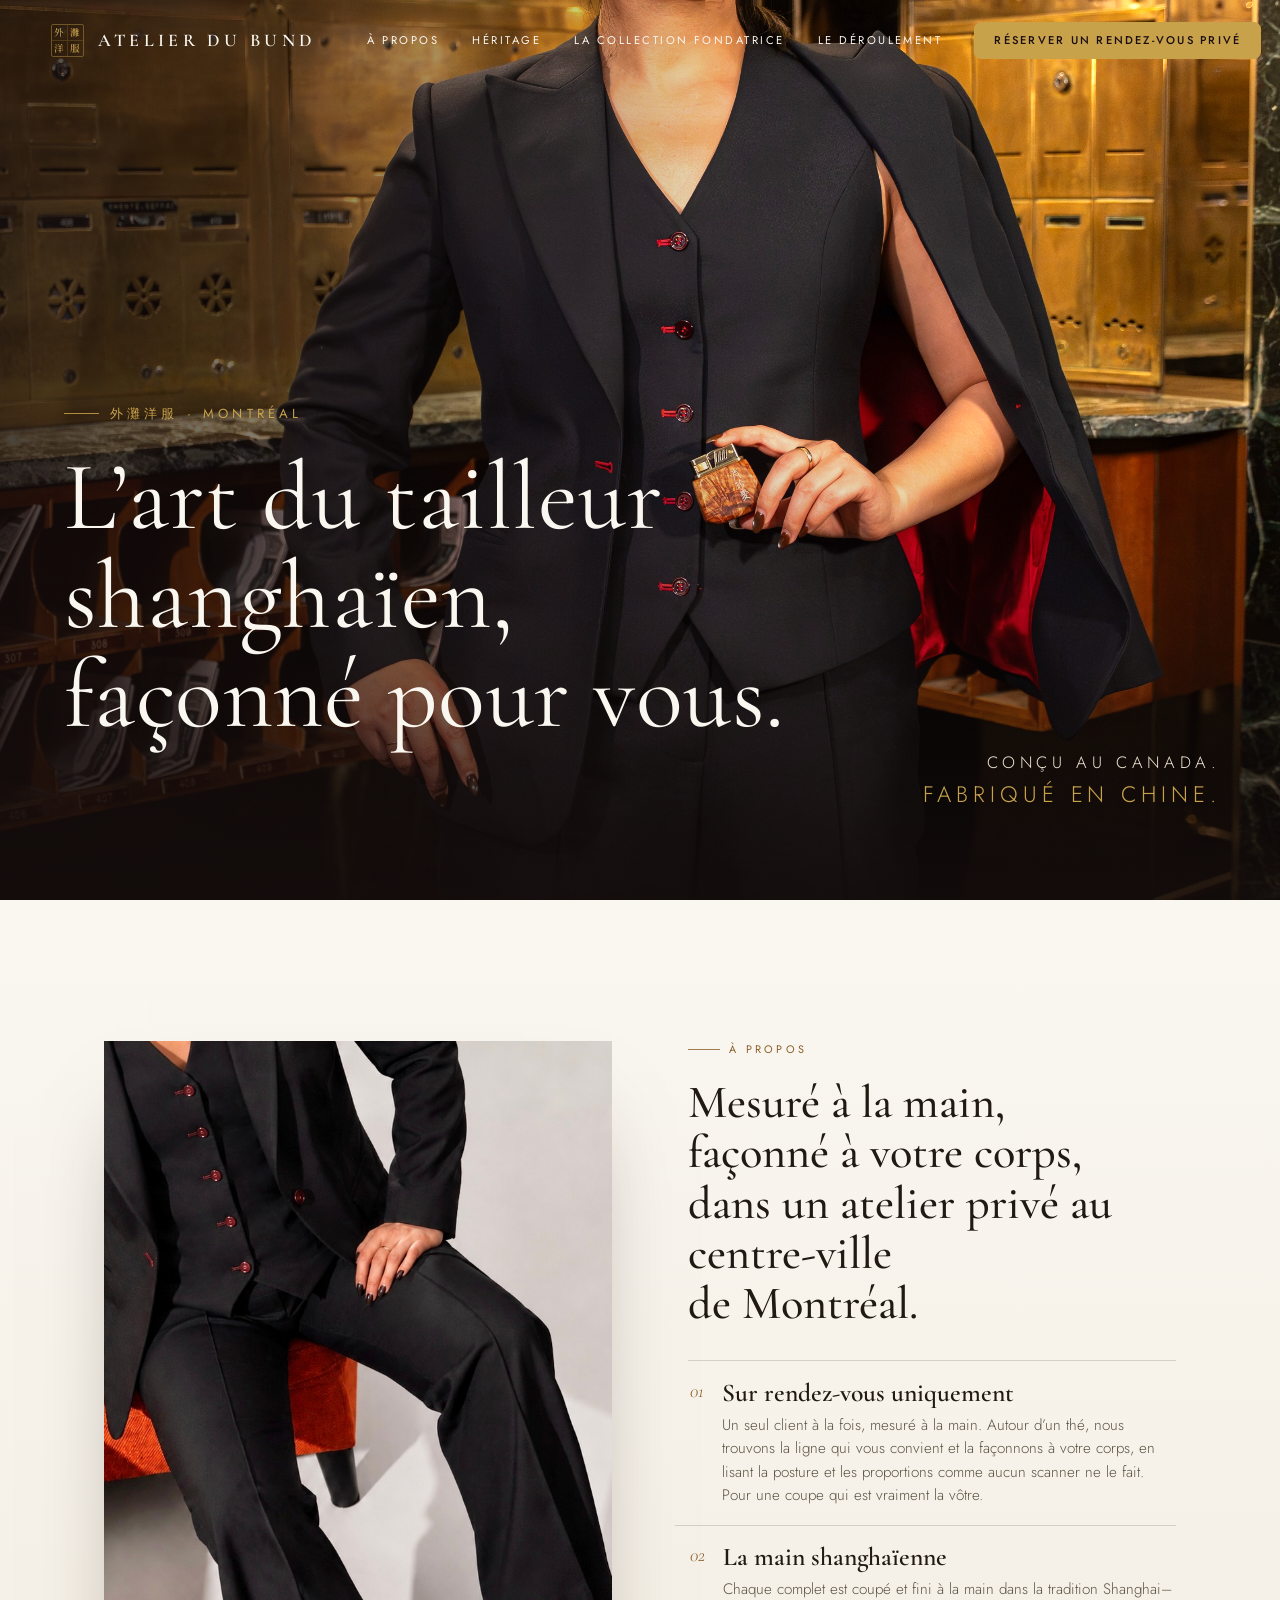
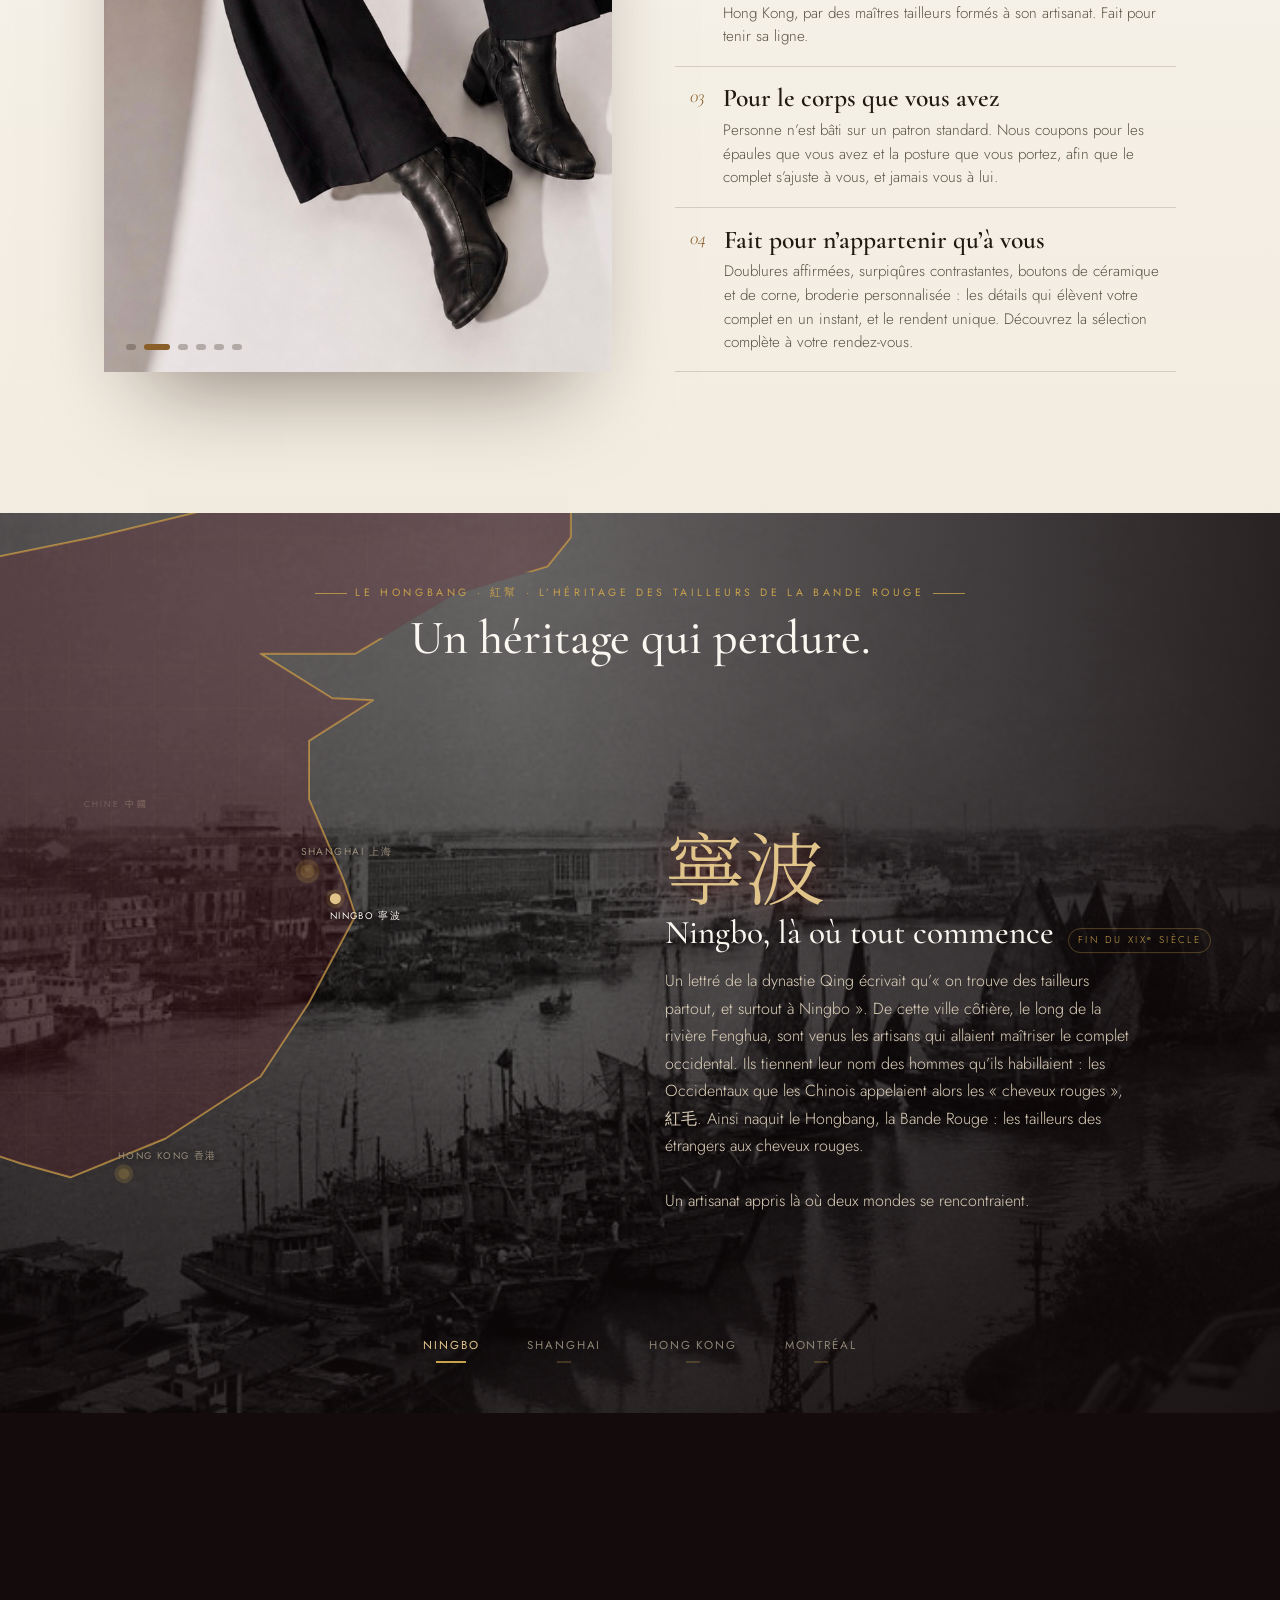
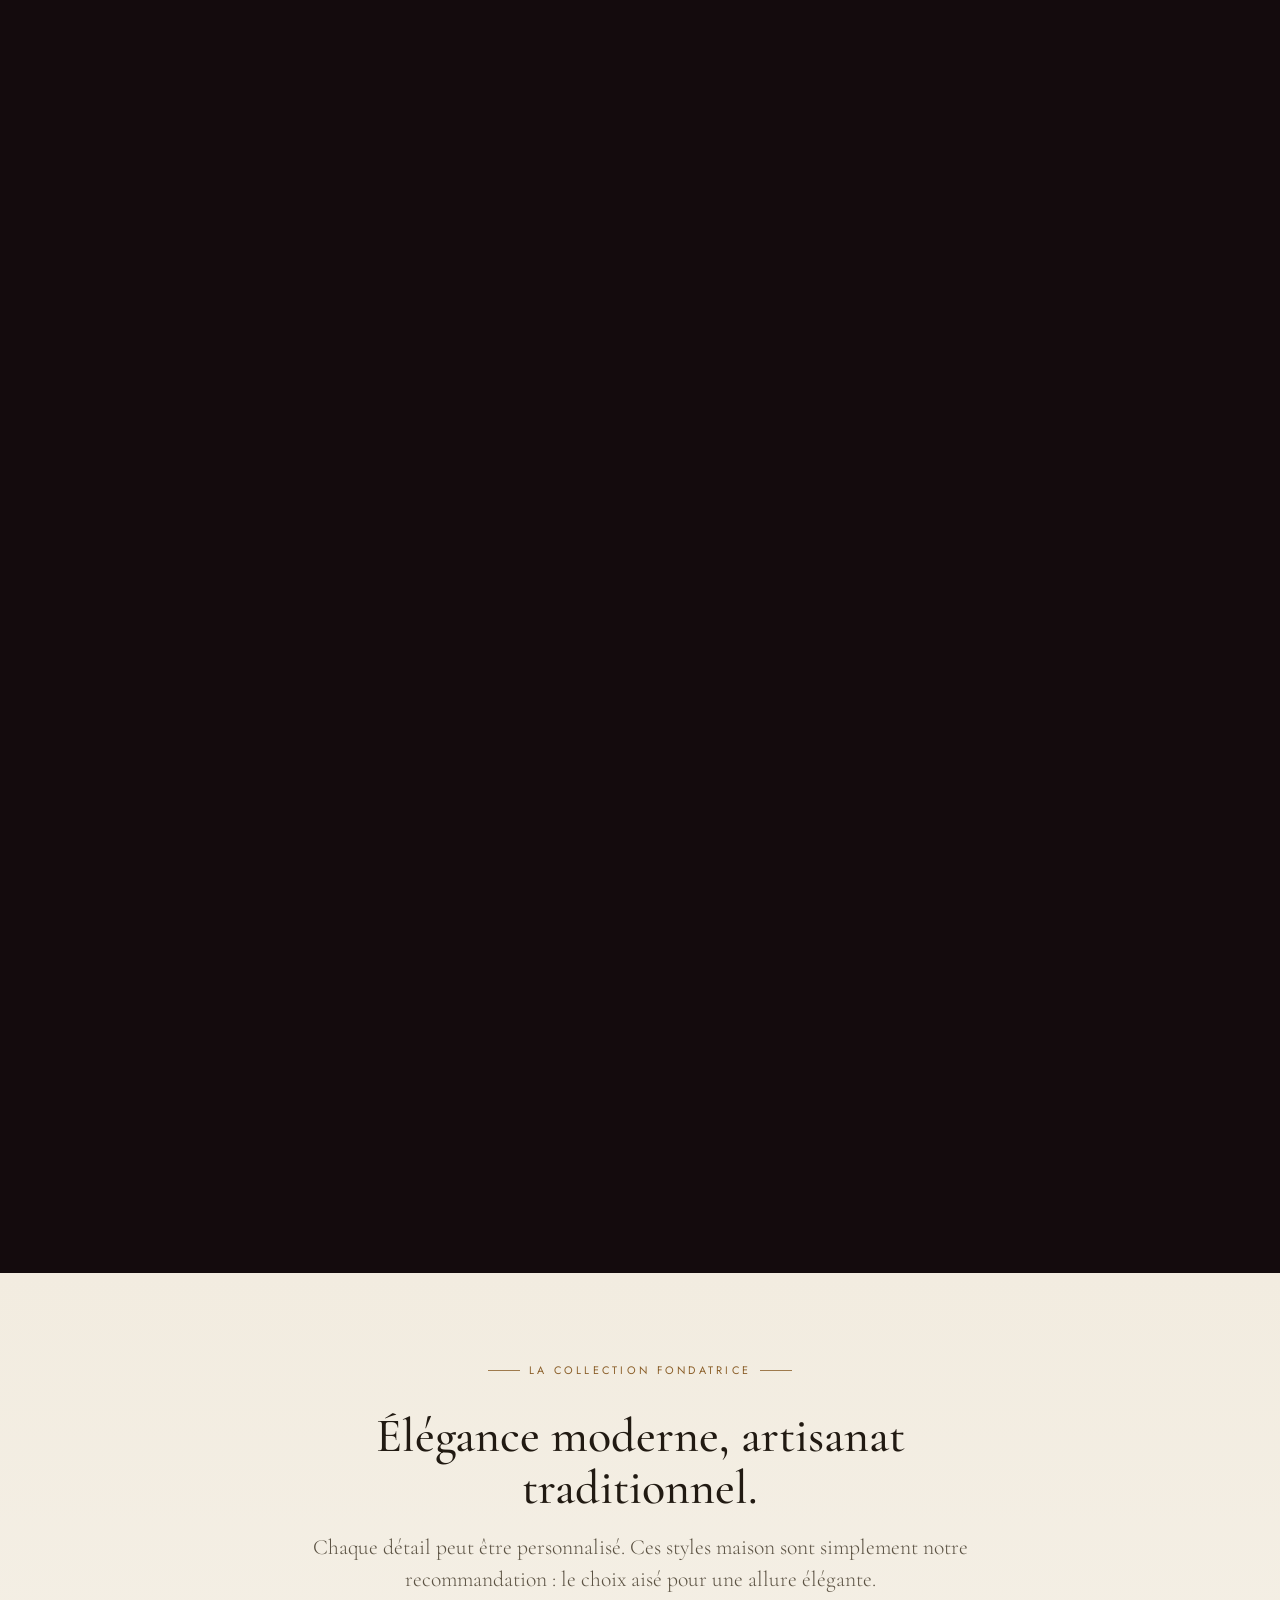
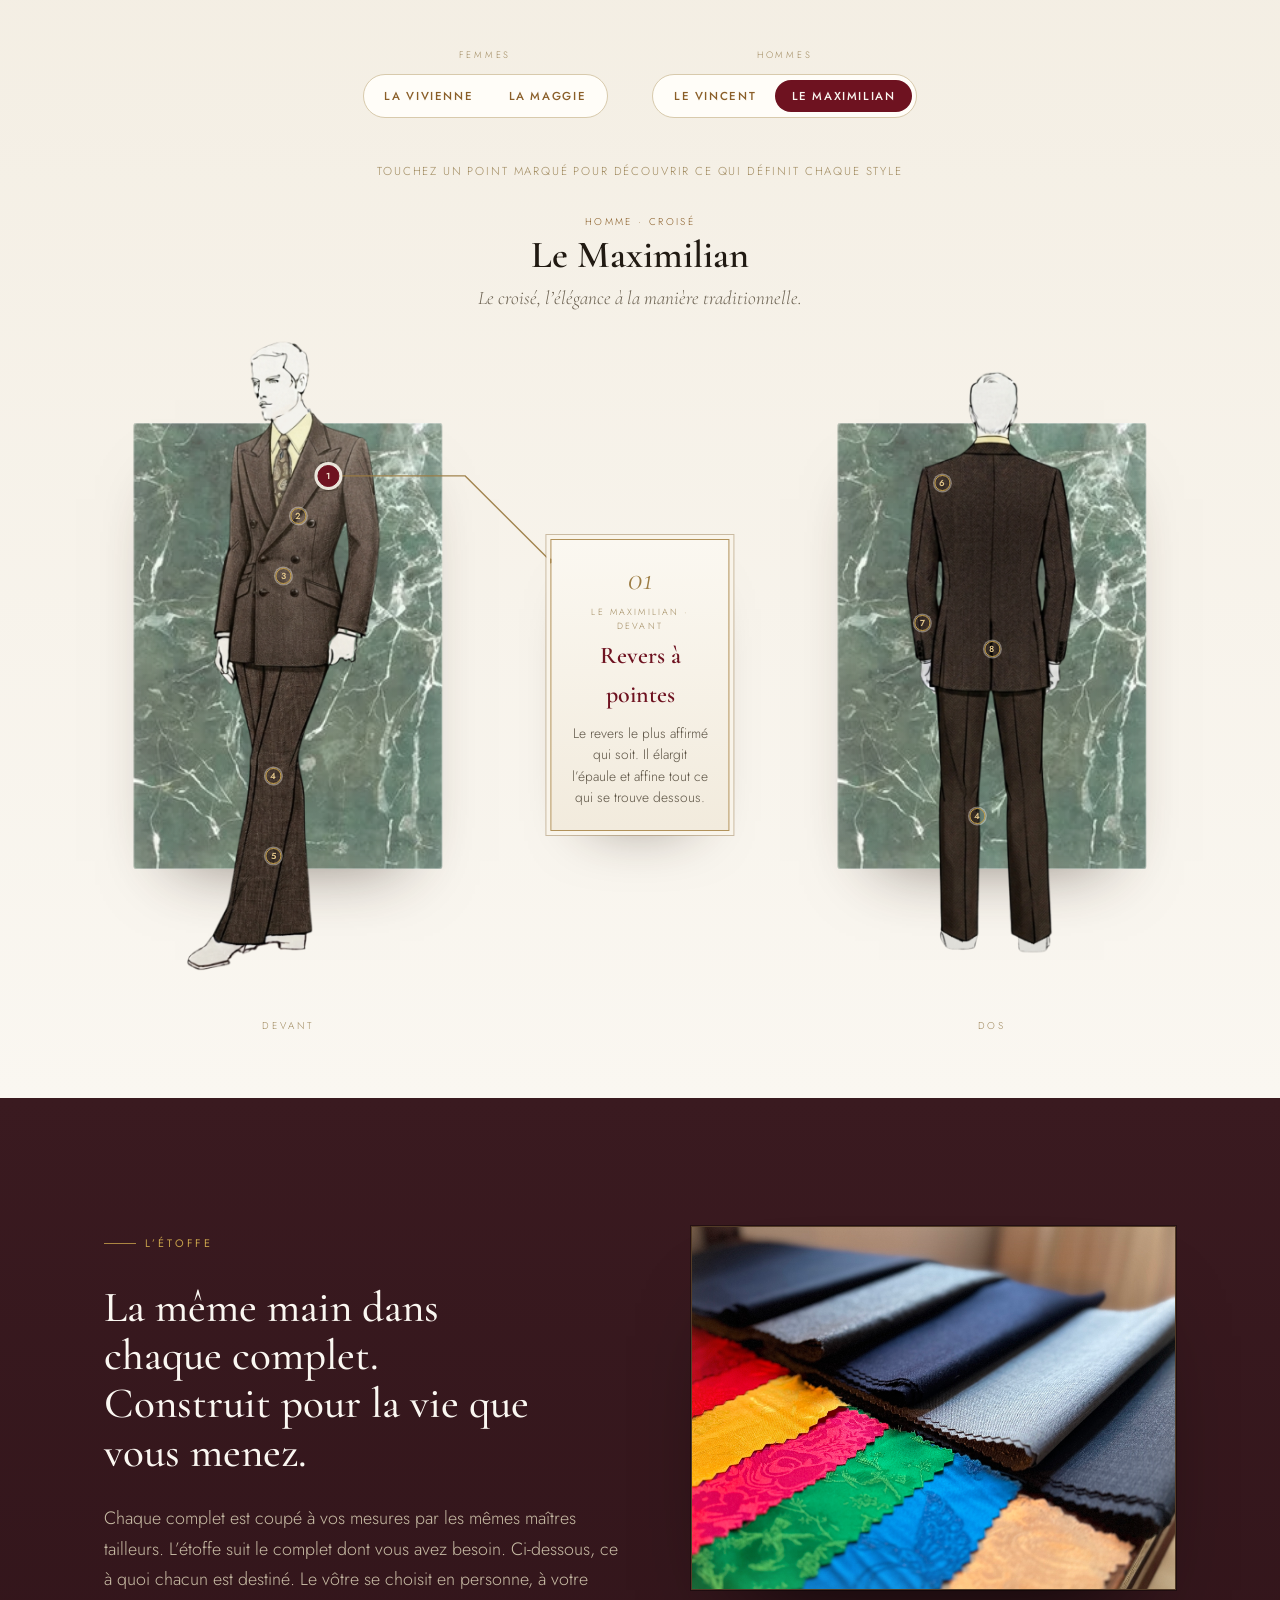
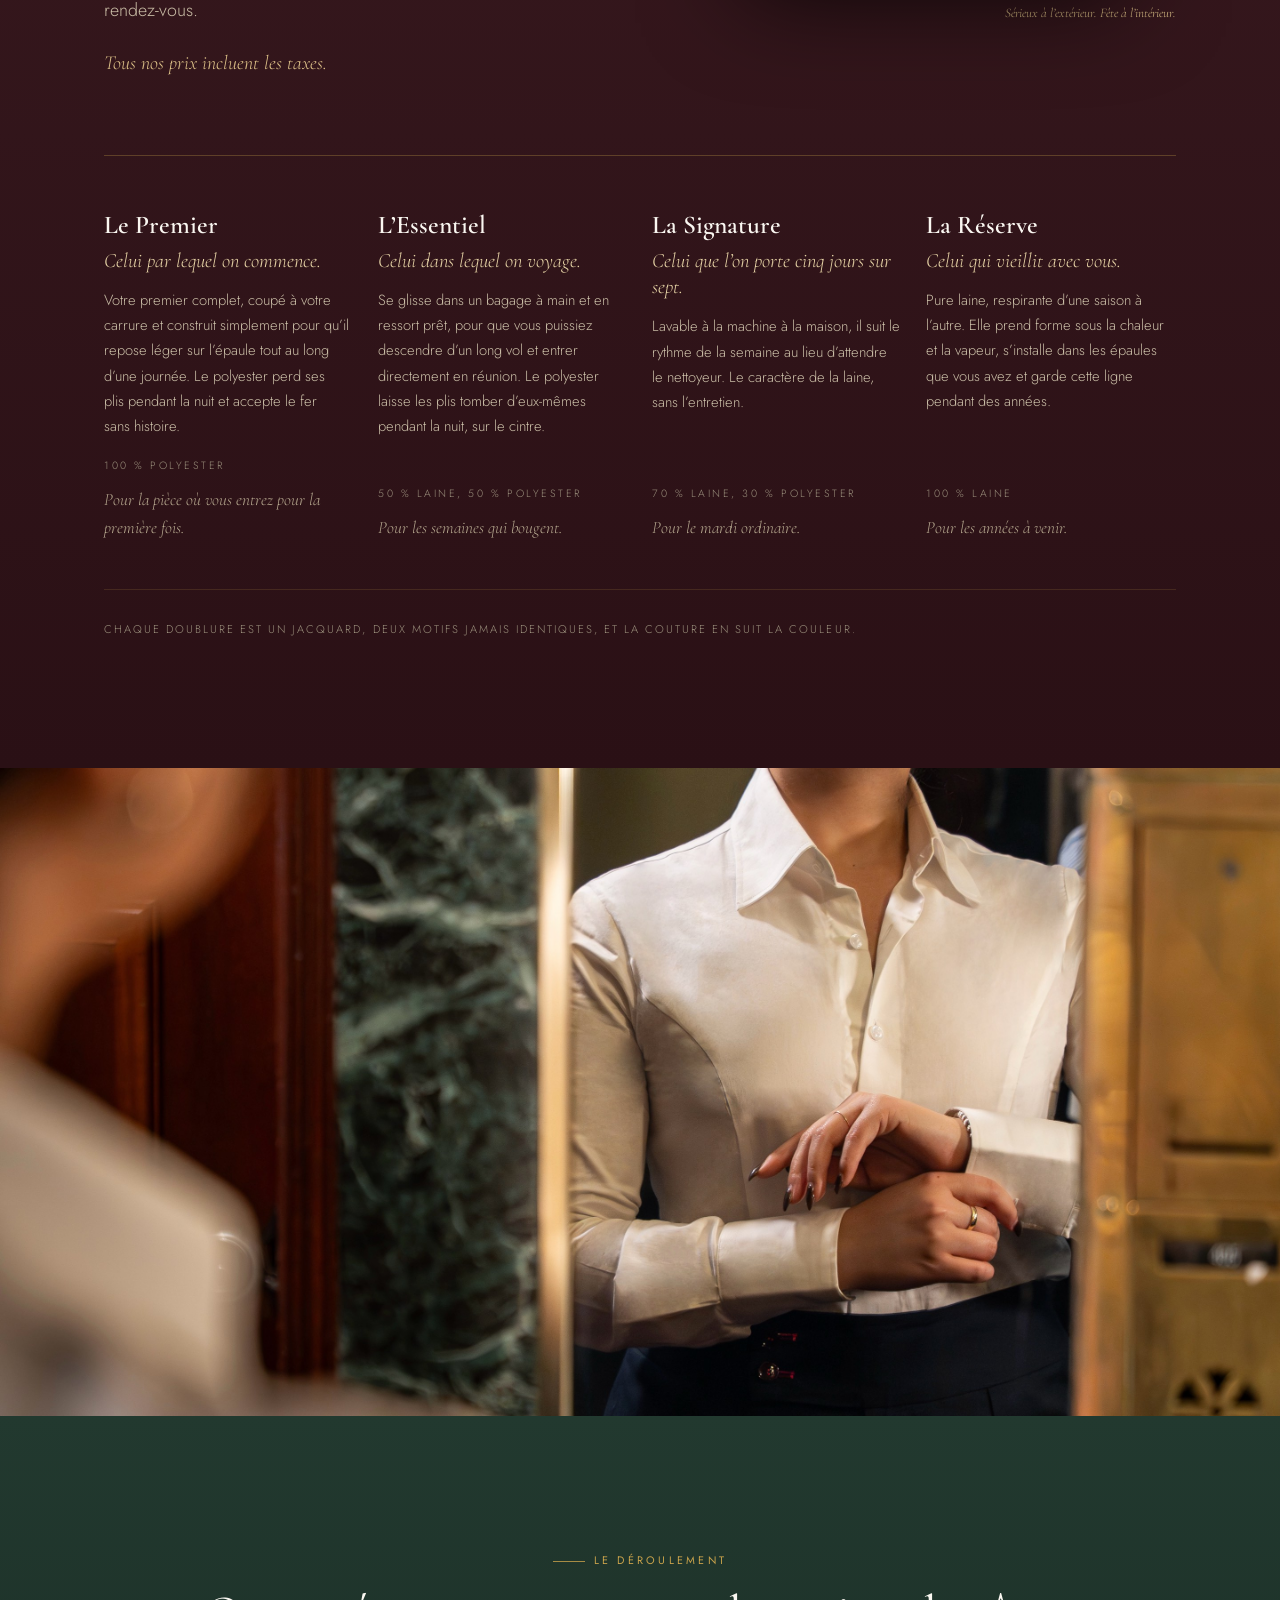
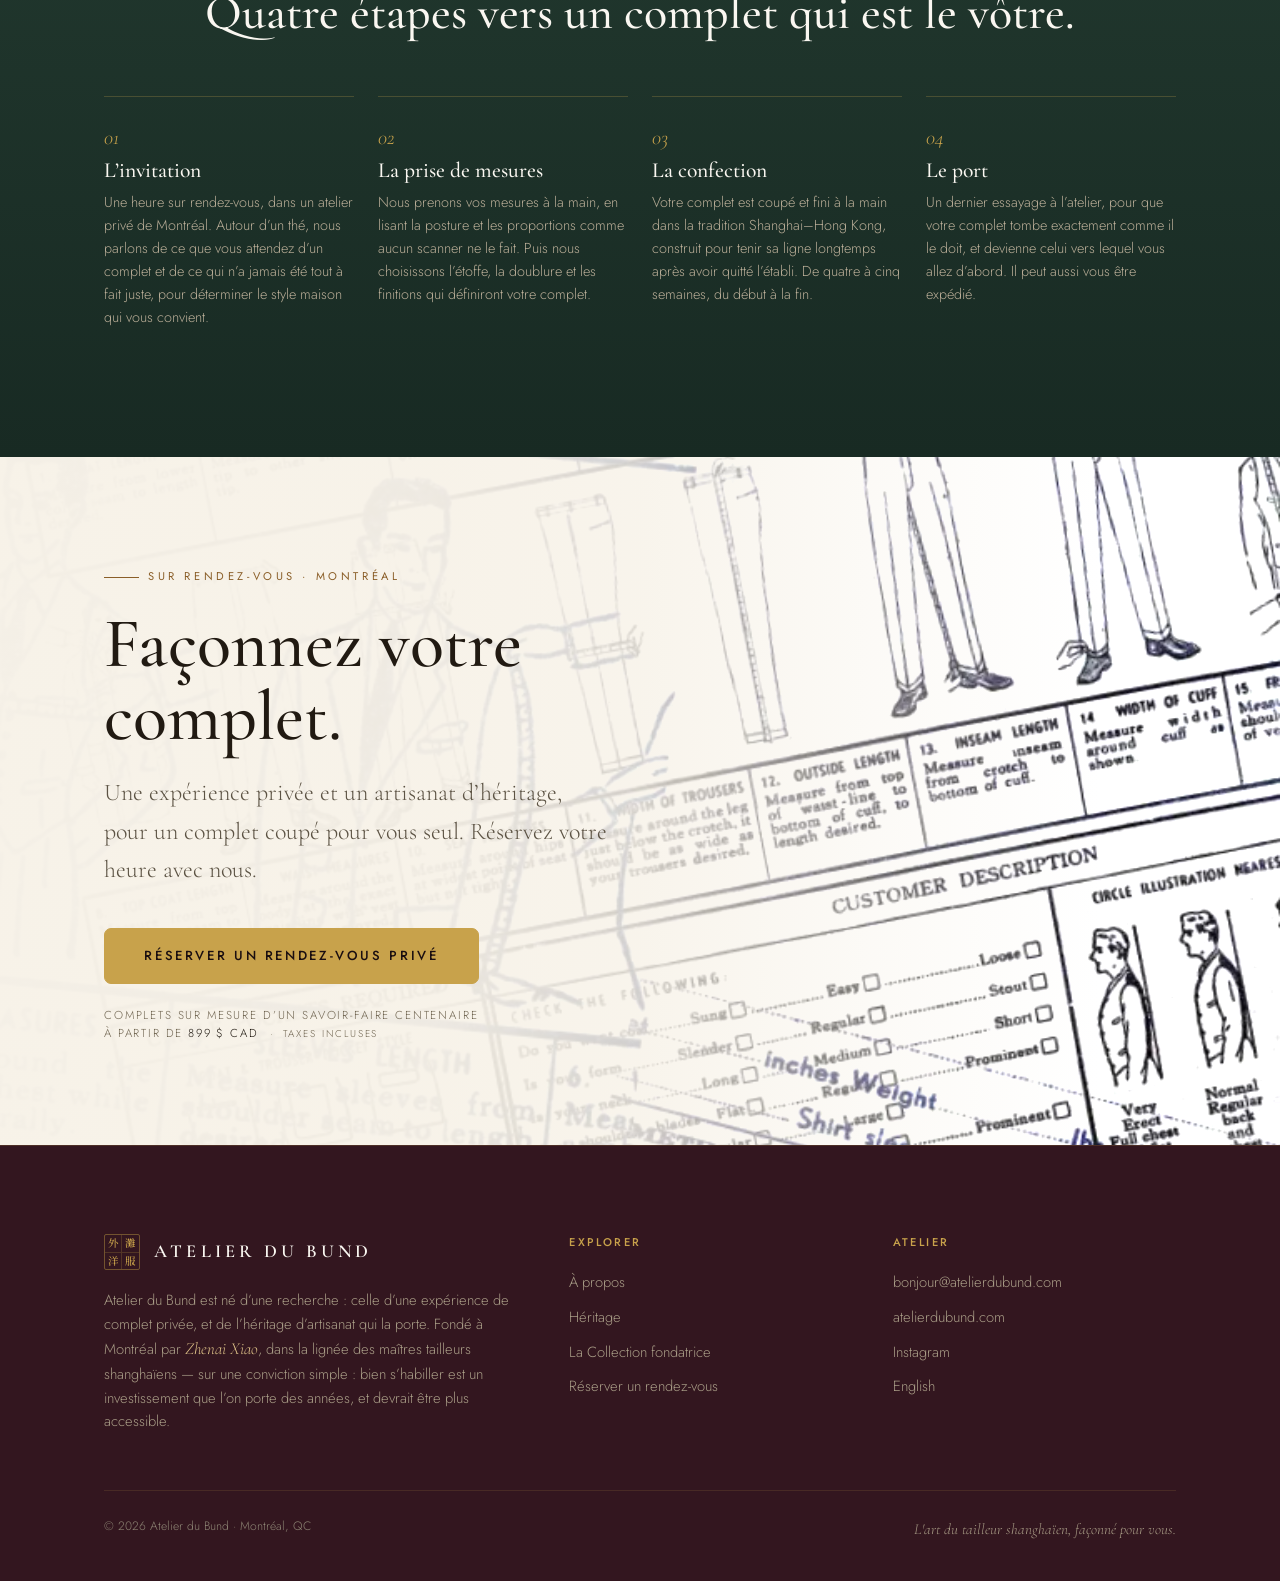
<file: fr/index.html>
<!DOCTYPE html>

<html lang="fr-CA">
<head>
<!-- Generated by tools/build-fr.py from index.html + assets/i18n-fr.js. Do not edit by hand. -->
<meta charset="utf-8"/>
<meta content="width=device-width, initial-scale=1.0" name="viewport"/>
<title>Atelier du Bund — L’art du tailleur shanghaïen, façonné pour vous.</title>
<meta content="Complets sur mesure d’un savoir-faire centenaire, sur rendez-vous privé à Montréal." name="description"/>
<link href="https://fonts.googleapis.com" rel="preconnect"/>
<link crossorigin="" href="https://fonts.gstatic.com" rel="preconnect"/>
<link href="https://fonts.googleapis.com/css2?family=Cormorant+Garamond:ital,wght@0,400;0,500;0,600;1,400;1,500;1,600&amp;family=Jost:wght@300;400;500&amp;family=Noto+Serif+TC:wght@500;600&amp;display=swap" rel="stylesheet"/>
<link href="/assets/styles.css?v=20261011g" rel="stylesheet"/>
<!-- Language alternates -->
<link href="https://atelierdubund.com/fr/" rel="canonical"/>
<link href="https://atelierdubund.com/" hreflang="en-CA" rel="alternate"/>
<link href="https://atelierdubund.com/fr/" hreflang="fr-CA" rel="alternate"/>
<link href="https://atelierdubund.com/" hreflang="x-default" rel="alternate"/>
<!-- Icons -->
<link href="/assets/logos/favicon.svg" rel="icon" type="image/svg+xml"/>
<link href="/favicon.ico" rel="icon" sizes="32x32"/>
<link href="/assets/logos/apple-touch-icon.png" rel="apple-touch-icon"/>
<meta content="#2a1015" name="theme-color"/>
<!-- Open Graph -->
<meta content="website" property="og:type"/>
<meta content="Atelier du Bund" property="og:site_name"/>
<meta content="fr_CA" property="og:locale"/>
<meta content="https://atelierdubund.com/fr/" property="og:url"/>
<meta content="L’art du tailleur shanghaïen, façonné pour vous. Complets sur mesure d’un savoir-faire centenaire, sur rendez-vous privé." property="og:title"/>
<meta content="Atelier du Bund · Montréal" property="og:description"/>
<meta content="https://atelierdubund.com/assets/logos/og-image.png" property="og:image"/>
<meta content="1200" property="og:image:width"/>
<meta content="630" property="og:image:height"/>
<meta content="The 外灘洋服 seal beside the Atelier du Bund wordmark, in gold on oxblood." property="og:image:alt"/>
<!-- Twitter -->
<meta content="summary_large_image" name="twitter:card"/>
<meta content="L’art du tailleur shanghaïen, façonné pour vous. Complets sur mesure d’un savoir-faire centenaire, sur rendez-vous privé." name="twitter:title"/>
<meta content="Atelier du Bund · Montréal" name="twitter:description"/>
<meta content="https://atelierdubund.com/assets/logos/og-image.png" name="twitter:image"/>
<meta content="The 外灘洋服 seal beside the Atelier du Bund wordmark, in gold on oxblood." name="twitter:image:alt"/>
</head>
<body class="adb-home">
<!-- ============ HEADER ============ -->
<header class="adb-header" id="adb-header">
<div class="adb-header__left">
<a aria-label="Atelier du Bund — accueil" class="adb-brand" href="#top">
<span aria-hidden="true" class="adb-mark"><span>外</span><span>灘</span><span>洋</span><span>服</span></span>
<span class="adb-brand__name">Atelier du Bund</span>
</a>
<nav aria-label="Principale" class="adb-nav" id="adbNav">
<a class="adb-nav__link" href="#about">À propos</a>
<a class="adb-nav__link" href="#heritage">Héritage</a>
<a class="adb-nav__link" href="#collection">La Collection fondatrice</a>
<a class="adb-nav__link" href="#how">Le déroulement</a>
</nav>
</div>
<div class="adb-header__right">
<a class="adb-book" href="https://cal.com/atelierdubund/appointment" rel="noopener noreferrer" target="_blank">Réserver un rendez-vous privé</a>
<a aria-label="Switch to English" class="adb-lang" href="/" hreflang="en-CA" id="adbLang" title="Switch to English">
<svg aria-hidden="true" fill="none" height="12" stroke="currentColor" stroke-linecap="round" stroke-width="1.6" viewBox="0 0 24 24" width="12"><circle cx="12" cy="12" r="9"></circle><path d="M3 12h18"></path><path d="M12 3c2.6 2.8 2.6 15.2 0 18M12 3c-2.6 2.8-2.6 15.2 0 18"></path></svg><span id="adbLangLabel">FR-CA</span>
</a>
</div>
<button aria-controls="adbNav" aria-expanded="false" aria-label="Ouvrir le menu" class="adb-nav-toggle" id="adbNavToggle">☰</button>
</header>
<!-- ============ HERO ============ -->
<section class="adb-hero" id="top">
<img alt="Un complet trois-pièces marine sur mesure aux boutonnières rouges et un briquet chinois en bois sculpté, dans un hall de laiton et de marbre." class="adb-hero__img" src="/images/web/hero.jpg"/>
<div aria-hidden="true" class="adb-hero__scrim"></div>
<div class="adb-hero__inner">
<div class="adb-hero__row">
<div class="adb-hero__lead">
<span class="adb-eyebrow adb-eyebrow--gold"><span class="adb-eyebrow__rule"></span>外灘洋服 · Montréal</span>
<h1 class="adb-hero__title">L’art du tailleur shanghaïen,<br/>façonné pour vous.</h1>
</div>
<div class="adb-hero__origin">
<div class="adb-hero__origin-designed">Conçu au <span>Canada</span>.</div>
<div class="adb-hero__origin-made">Fabriqué en <span>Chine</span>.</div>
</div>
</div>
</div>
</section>
<!-- ============ ABOUT / WHY ============ -->
<section class="adb-about" id="about">
<div class="adb-container">
<div class="adb-about__grid">
<!-- carousel -->
<div class="adb-about__frame" data-reveal="">
<img alt="Boutonnières fonctionnelles rouges sur un poignet de veston marine." class="adb-about__slide is-active" src="/images/web/cuff.jpg"/>
<img alt="Une femme en gilet marine à boutons rouges, assise dans un studio lumineux." class="adb-about__slide" src="/images/web/collection-seated.jpg"/>
<img alt="Un gilet de jacquard sombre à boutons rouges, porté dans un hall de laiton et de marbre." class="adb-about__slide adb-about__slide--founder" src="/images/web/founder-mirror.jpg"/>
<img alt="Revers de veston marine aux boutonnières fonctionnelles rouges, par-dessus un gilet." class="adb-about__slide adb-about__slide--lapel" src="/images/web/lapel.jpg"/>
<img alt="Une main glissant une carte dans la doublure au toucher soyeux, rouge profond, d’un veston." class="adb-about__slide" src="/images/web/lining.jpg"/>
<img alt="Ajuster un poignet devant un miroir." class="adb-about__slide adb-about__slide--mirror" src="/images/web/mirror.jpg"/>
<div aria-label="Choisir une photo" class="adb-about__dots" id="aboutDots" role="group"></div>
</div>
<!-- content -->
<div class="adb-about__content" data-reveal="">
<span class="adb-eyebrow adb-eyebrow--brown"><span class="adb-eyebrow__rule"></span>À propos</span>
<h2 class="adb-about__heading">Mesuré à la main, façonné à votre corps,<br/>dans un atelier privé au centre-ville de Montréal.</h2>
<div class="adb-about__pillars">
<div class="adb-pillar">
<span class="adb-pillar__num">01</span>
<h3 class="adb-pillar__title">Sur rendez-vous uniquement</h3>
<p class="adb-pillar__text">Un seul client à la fois, mesuré à la main. Autour d’un thé, nous trouvons la ligne qui vous convient et la façonnons à votre corps, en lisant la posture et les proportions comme aucun scanner ne le fait. Pour une coupe qui est vraiment la vôtre.</p>
</div>
<div class="adb-pillar">
<span class="adb-pillar__num">02</span>
<h3 class="adb-pillar__title">La main shanghaïenne</h3>
<p class="adb-pillar__text">Chaque complet est coupé et fini à la main dans la tradition Shanghai–Hong Kong, par des maîtres tailleurs formés à son artisanat. Fait pour tenir sa ligne.</p>
</div>
<div class="adb-pillar">
<span class="adb-pillar__num">03</span>
<h3 class="adb-pillar__title">Pour le corps que vous avez</h3>
<p class="adb-pillar__text">Personne n’est bâti sur un patron standard. Nous coupons pour les épaules que vous avez et la posture que vous portez, afin que le complet s’ajuste à vous, et jamais vous à lui.</p>
</div>
<div class="adb-pillar">
<span class="adb-pillar__num">04</span>
<h3 class="adb-pillar__title">Fait pour n’appartenir qu’à vous</h3>
<p class="adb-pillar__text">Doublures affirmées, surpiqûres contrastantes, boutons de céramique et de corne, broderie personnalisée : les détails qui élèvent votre complet en un instant, et le rendent unique. Découvrez la sélection complète à votre rendez-vous.</p>
</div>
</div>
</div>
</div>
</div>
</section>
<!-- ============ HERITAGE (scrollytelling) ============ -->
<section aria-label="Le Hongbang, l’héritage des tailleurs de la Bande Rouge" class="heritage" data-step="0" id="heritage">
<div class="heritage__track" id="heritageTrack">
<div class="heritage__stage">
<!-- full-bleed background carousels (one group per step) + scrim -->
<div aria-hidden="true" class="heritage__bg">
<div class="heritage__bg-base"></div>
<img alt="" class="heritage__photo is-active" data-idx="0" data-step="0" src="/images/heritage/1.%20ningbo%20dock.jpg"/>
<img alt="" class="heritage__photo" data-idx="1" data-step="0" src="/images/heritage/2.%20ningbo%20city.jpeg"/>
<img alt="" class="heritage__photo" data-idx="0" data-step="1" src="/images/heritage/3.%20shanghai%20bund.webp"/>
<img alt="" class="heritage__photo" data-idx="1" data-step="1" src="/images/heritage/4.%20shanghai%20nanjing%20road.png"/>
<img alt="" class="heritage__photo" data-idx="2" data-step="1" src="/images/heritage/5.%20shanghai%20tailor%20store.jpeg"/>
<img alt="" class="heritage__photo" data-idx="0" data-step="2" src="/images/heritage/6.%20hk%20tailor.jpg"/>
<img alt="" class="heritage__photo" data-idx="1" data-step="2" src="/images/heritage/7.%20hk%20store.jpg"/>
<img alt="" class="heritage__photo" data-idx="2" data-step="2" src="/images/heritage/8.%20hk%20central%20street.jpeg"/>
<img alt="" class="heritage__photo heritage__photo--mtl" data-idx="0" data-step="3" src="/images/web/founder-mirror.jpg"/>
<div class="heritage__scrim"></div>
</div>
<!-- persistent header -->
<div class="heritage__head">
<span class="heritage__eyebrow">Le Hongbang · 紅幫 · L’héritage des tailleurs de la Bande Rouge</span>
<h2 class="heritage__subtitle">Un héritage qui perdure.</h2>
</div>
<!-- stage canvas: maps + reading panel -->
<div class="heritage__frame">
<div class="heritage__canvas">
<!-- China coastline map (steps Ningbo / Shanghai / Hong Kong) -->
<div class="heritage__map heritage__map--china">
<span class="heritage__legend heritage__legend--china">Chine 中國</span>
<svg aria-hidden="true" class="heritage__svg" viewBox="470 270 165 185">
<defs>
<pattern height="22" id="adb-grid" patternUnits="userSpaceOnUse" width="22">
<path d="M22 0H0V22" fill="none" opacity="0.16" stroke="#c8a24b" stroke-width="0.4"></path>
</pattern>
<mask height="455" id="hb-gap" maskUnits="userSpaceOnUse" width="760" x="0" y="0"><rect fill="#fff" height="455" width="860" x="-50" y="0"></rect><rect fill="#000" height="34" width="860" x="-50" y="128"></rect></mask>
</defs>
<path d="M20,170 L118,80 L192,28 L291,110 L340,80 L401,125 L475,110 L537,95 L586,65 L660,20 L721,35 L758,29 L721,80 L721,110 L709,125 L660,140 L635,155 L610,170 L561,170 L598,193 L619,194 L586,215 L586,245 L604,287 L610,305 L586,350 L561,388 L512,420 L463,440 L438,433 L414,425 L401,410 L364,425 L328,425 L315,395 L309,335 L266,335 L192,335 L155,335 L106,305 L82,275 L69,230 Z" fill="url(#adb-grid)" mask="url(#hb-gap)" opacity="0.8" stroke="#c8a24b" stroke-linejoin="round" stroke-width="1"></path>
<path d="M20,170 L118,80 L192,28 L291,110 L340,80 L401,125 L475,110 L537,95 L586,65 L660,20 L721,35 L758,29 L721,80 L721,110 L709,125 L660,140 L635,155 L610,170 L561,170 L598,193 L619,194 L586,215 L586,245 L604,287 L610,305 L586,350 L561,388 L512,420 L463,440 L438,433 L414,425 L401,410 L364,425 L328,425 L315,395 L309,335 L266,335 L192,335 L155,335 L106,305 L82,275 L69,230 Z" fill="rgba(110,18,32,0.2)" stroke="none"></path>
</svg>
<button aria-label="Shanghai" class="heritage__dot heritage__dot--shanghai" data-go="1" type="button">
<span class="heritage__dot-mark"></span>
<span class="heritage__dot-label">Shanghai 上海</span>
</button>
<button aria-label="Ningbo" class="heritage__dot heritage__dot--ningbo" data-go="0" type="button">
<span class="heritage__dot-mark"></span>
<span class="heritage__dot-label">Ningbo 寧波</span>
</button>
<button aria-label="Hong Kong" class="heritage__dot heritage__dot--hongkong" data-go="2" type="button">
<span class="heritage__dot-mark"></span>
<span class="heritage__dot-label">Hong Kong 香港</span>
</button>
</div>
<!-- Canada → Île de Montréal map (Montréal step) -->
<div class="heritage__map heritage__map--mtl">
<!-- layer A: Canada -->
<div class="heritage__mtl-layer heritage__mtl-layer--canada">
<span class="heritage__legend heritage__legend--canada">Canada 加拿大</span>
<svg aria-hidden="true" class="heritage__svg" viewBox="8 36 444 370">
<path d="M198.9,125.2 L208.2,125.2 L200.5,143.9 L216.0,171.8 L220.7,165.6 L230.0,181.2 L234.7,165.6 L231.6,157.8 L239.3,157.8 L248.6,174.9 L242.4,185.8 L231.6,187.4 L231.6,206.0 L223.8,210.7 L209.8,234.0 L208.2,255.7 L217.6,260.4 L220.7,271.3 L234.7,271.3 L258.0,282.2 L273.5,282.2 L278.2,299.3 L295.3,313.2 L301.5,307.0 L289.1,282.2 L299.9,262.0 L295.3,252.6 L282.8,244.9 L285.9,234.0 L275.1,215.3 L292.2,207.6 L304.6,215.3 L313.9,213.8 L320.1,229.3 L332.6,232.4 L337.2,210.7 L362.1,227.8 L365.2,235.5 L376.1,240.2 L391.6,237.1 L390.1,241.8 L402.5,241.8 L410.3,249.5 L399.4,277.5 L369.9,293.0 L359.0,317.9 L360.5,325.7 L365.2,313.2 L380.7,299.3 L385.4,305.5 L377.6,311.7 L386.9,311.7 L386.9,316.3 L399.4,324.1 L413.4,317.9 L413.4,305.5 L419.6,310.1 L397.8,347.4 L393.2,342.8 L397.8,333.4 L394.7,328.8 L383.8,338.1 L371.4,322.6 L365.2,324.1 L359.0,349.0 L340.3,355.2 L331.0,372.3 L321.7,373.8 L317.0,378.5 L320.1,381.6 L298.4,398.7 L299.9,380.1 L295.3,369.2 L275.1,353.6 L254.9,345.9 L230.0,349.0 L216.0,345.9 L214.5,341.2 L153.9,344.3 L102.6,338.1 L57.5,327.2 L43.5,308.6 L48.2,330.3 L42.0,325.7 L29.5,302.4 L35.8,302.4 L35.8,293.0 L40.4,289.9 L32.6,274.4 L32.6,265.1 L40.4,254.2 L34.2,246.4 L32.6,213.8 L21.8,215.3 L21.8,201.4 L14.0,196.7 L62.2,129.9 L71.5,142.3 L94.8,140.7 L97.9,145.4 L102.6,140.7 L104.1,151.6 L110.3,147.0 L110.3,154.7 L116.6,151.6 L136.8,167.2 L133.7,174.9 L150.7,176.5 L157.0,187.4 L158.5,176.5 L163.2,174.9 L157.0,173.4 L160.1,170.3 L177.2,181.2 L188.0,181.2 L192.7,173.4 L188.0,168.7 L191.2,162.5 L198.9,170.3 L192.7,173.4 L197.4,182.7 L202.0,182.7 L206.7,170.3 L195.8,157.8 L198.9,125.2 Z M240.9,120.5 L245.5,125.2 L236.2,128.3 L237.8,134.5 L244.0,128.3 L251.8,128.3 L256.4,134.5 L275.1,134.5 L278.2,140.7 L282.8,139.2 L279.7,142.3 L285.9,142.3 L285.9,150.1 L309.3,156.3 L313.9,153.2 L315.5,170.3 L299.9,164.1 L296.8,167.2 L299.9,173.4 L320.1,184.3 L321.7,190.5 L304.6,190.5 L321.7,198.2 L298.4,198.2 L284.4,188.9 L270.4,196.7 L268.8,187.4 L281.3,182.7 L276.6,178.0 L279.7,165.6 L273.5,159.4 L264.2,154.7 L261.1,157.8 L262.6,154.7 L251.8,147.0 L239.3,154.7 L219.1,153.2 L222.2,148.5 L214.5,145.4 L214.5,128.3 L222.2,123.7 L223.8,139.2 L225.3,126.8 L240.9,120.5 Z M125.9,112.8 L141.4,119.0 L146.1,133.0 L152.3,133.0 L153.9,137.6 L158.5,134.5 L163.2,145.4 L163.2,131.4 L169.4,134.5 L170.9,151.6 L180.3,159.4 L174.1,164.1 L175.6,170.3 L163.2,164.1 L141.4,168.7 L132.1,157.8 L133.7,153.2 L149.2,153.2 L132.1,147.0 L139.9,142.3 L132.1,139.2 L139.9,129.9 L135.2,128.3 L119.7,139.2 L115.0,129.9 L125.9,112.8 Z M217.6,41.3 L230.0,42.8 L230.0,66.2 L223.8,72.4 L228.4,77.0 L225.3,92.6 L230.0,97.2 L208.2,101.9 L208.2,91.0 L212.9,89.5 L208.2,86.4 L214.5,80.1 L211.4,77.0 L200.5,87.9 L191.2,70.8 L194.3,63.1 L206.7,77.0 L209.8,75.5 L206.7,70.8 L217.6,63.1 L202.0,66.2 L197.4,58.4 L217.6,41.3 Z M413.4,255.7 L418.0,272.8 L419.6,268.2 L427.4,271.3 L435.1,266.6 L436.7,271.3 L441.3,269.7 L442.9,279.1 L444.4,274.4 L446.0,285.3 L441.3,277.5 L438.2,289.9 L436.7,282.2 L416.5,296.1 L413.4,255.7 Z" fill="url(#adb-grid)" opacity="0.8" stroke="#c8a24b" stroke-linejoin="round" stroke-width="1.7"></path>
<path d="M198.9,125.2 L208.2,125.2 L200.5,143.9 L216.0,171.8 L220.7,165.6 L230.0,181.2 L234.7,165.6 L231.6,157.8 L239.3,157.8 L248.6,174.9 L242.4,185.8 L231.6,187.4 L231.6,206.0 L223.8,210.7 L209.8,234.0 L208.2,255.7 L217.6,260.4 L220.7,271.3 L234.7,271.3 L258.0,282.2 L273.5,282.2 L278.2,299.3 L295.3,313.2 L301.5,307.0 L289.1,282.2 L299.9,262.0 L295.3,252.6 L282.8,244.9 L285.9,234.0 L275.1,215.3 L292.2,207.6 L304.6,215.3 L313.9,213.8 L320.1,229.3 L332.6,232.4 L337.2,210.7 L362.1,227.8 L365.2,235.5 L376.1,240.2 L391.6,237.1 L390.1,241.8 L402.5,241.8 L410.3,249.5 L399.4,277.5 L369.9,293.0 L359.0,317.9 L360.5,325.7 L365.2,313.2 L380.7,299.3 L385.4,305.5 L377.6,311.7 L386.9,311.7 L386.9,316.3 L399.4,324.1 L413.4,317.9 L413.4,305.5 L419.6,310.1 L397.8,347.4 L393.2,342.8 L397.8,333.4 L394.7,328.8 L383.8,338.1 L371.4,322.6 L365.2,324.1 L359.0,349.0 L340.3,355.2 L331.0,372.3 L321.7,373.8 L317.0,378.5 L320.1,381.6 L298.4,398.7 L299.9,380.1 L295.3,369.2 L275.1,353.6 L254.9,345.9 L230.0,349.0 L216.0,345.9 L214.5,341.2 L153.9,344.3 L102.6,338.1 L57.5,327.2 L43.5,308.6 L48.2,330.3 L42.0,325.7 L29.5,302.4 L35.8,302.4 L35.8,293.0 L40.4,289.9 L32.6,274.4 L32.6,265.1 L40.4,254.2 L34.2,246.4 L32.6,213.8 L21.8,215.3 L21.8,201.4 L14.0,196.7 L62.2,129.9 L71.5,142.3 L94.8,140.7 L97.9,145.4 L102.6,140.7 L104.1,151.6 L110.3,147.0 L110.3,154.7 L116.6,151.6 L136.8,167.2 L133.7,174.9 L150.7,176.5 L157.0,187.4 L158.5,176.5 L163.2,174.9 L157.0,173.4 L160.1,170.3 L177.2,181.2 L188.0,181.2 L192.7,173.4 L188.0,168.7 L191.2,162.5 L198.9,170.3 L192.7,173.4 L197.4,182.7 L202.0,182.7 L206.7,170.3 L195.8,157.8 L198.9,125.2 Z M240.9,120.5 L245.5,125.2 L236.2,128.3 L237.8,134.5 L244.0,128.3 L251.8,128.3 L256.4,134.5 L275.1,134.5 L278.2,140.7 L282.8,139.2 L279.7,142.3 L285.9,142.3 L285.9,150.1 L309.3,156.3 L313.9,153.2 L315.5,170.3 L299.9,164.1 L296.8,167.2 L299.9,173.4 L320.1,184.3 L321.7,190.5 L304.6,190.5 L321.7,198.2 L298.4,198.2 L284.4,188.9 L270.4,196.7 L268.8,187.4 L281.3,182.7 L276.6,178.0 L279.7,165.6 L273.5,159.4 L264.2,154.7 L261.1,157.8 L262.6,154.7 L251.8,147.0 L239.3,154.7 L219.1,153.2 L222.2,148.5 L214.5,145.4 L214.5,128.3 L222.2,123.7 L223.8,139.2 L225.3,126.8 L240.9,120.5 Z M125.9,112.8 L141.4,119.0 L146.1,133.0 L152.3,133.0 L153.9,137.6 L158.5,134.5 L163.2,145.4 L163.2,131.4 L169.4,134.5 L170.9,151.6 L180.3,159.4 L174.1,164.1 L175.6,170.3 L163.2,164.1 L141.4,168.7 L132.1,157.8 L133.7,153.2 L149.2,153.2 L132.1,147.0 L139.9,142.3 L132.1,139.2 L139.9,129.9 L135.2,128.3 L119.7,139.2 L115.0,129.9 L125.9,112.8 Z M217.6,41.3 L230.0,42.8 L230.0,66.2 L223.8,72.4 L228.4,77.0 L225.3,92.6 L230.0,97.2 L208.2,101.9 L208.2,91.0 L212.9,89.5 L208.2,86.4 L214.5,80.1 L211.4,77.0 L200.5,87.9 L191.2,70.8 L194.3,63.1 L206.7,77.0 L209.8,75.5 L206.7,70.8 L217.6,63.1 L202.0,66.2 L197.4,58.4 L217.6,41.3 Z M413.4,255.7 L418.0,272.8 L419.6,268.2 L427.4,271.3 L435.1,266.6 L436.7,271.3 L441.3,269.7 L442.9,279.1 L444.4,274.4 L446.0,285.3 L441.3,277.5 L438.2,289.9 L436.7,282.2 L416.5,296.1 L413.4,255.7 Z" fill="rgba(110,18,32,0.2)" stroke="none"></path>
</svg>
<div class="heritage__marker heritage__marker--canada">
<span class="heritage__marker-label">Montréal<br/>蒙特利爾</span>
<span class="heritage__marker-dot"></span>
</div>
</div>
<!-- layer B: Île de Montréal -->
<div class="heritage__mtl-layer heritage__mtl-layer--island">
<svg aria-hidden="true" class="heritage__svg" viewBox="44 65 252 210">
<path d="M285.0,68.6 L288.0,69.6 L282.0,79.6 L281.0,87.7 L283.0,111.8 L272.9,131.8 L274.9,149.9 L266.9,163.0 L266.9,169.0 L257.9,182.1 L254.9,201.1 L251.8,205.1 L255.9,206.2 L256.9,202.1 L256.9,210.2 L259.9,216.2 L256.9,222.2 L261.9,227.2 L253.9,240.3 L248.8,241.3 L250.8,229.3 L256.9,224.2 L251.8,225.2 L248.8,228.2 L247.8,235.3 L242.8,244.3 L227.7,260.4 L220.7,263.4 L209.7,262.4 L197.6,253.4 L189.6,254.4 L196.6,253.4 L189.6,250.3 L185.6,251.3 L174.5,247.3 L156.4,248.3 L149.4,245.3 L147.4,246.3 L143.4,241.3 L138.4,240.3 L133.3,244.3 L132.3,250.3 L126.3,251.3 L123.3,255.4 L112.3,253.4 L100.2,259.4 L97.2,263.4 L90.2,263.4 L78.1,268.4 L77.1,271.4 L62.0,271.4 L60.0,269.4 L52.0,255.4 L52.0,251.3 L59.0,242.3 L62.0,243.3 L63.0,240.3 L69.1,239.3 L69.1,236.3 L65.1,234.3 L69.1,226.2 L75.1,224.2 L78.1,231.3 L85.1,233.3 L97.2,225.2 L102.2,216.2 L101.2,214.2 L98.2,215.2 L97.2,219.2 L87.1,227.2 L81.1,227.2 L72.1,220.2 L67.1,222.2 L69.1,212.2 L80.1,205.1 L81.1,202.1 L86.1,199.1 L86.1,195.1 L94.2,192.1 L104.2,193.1 L108.2,197.1 L108.2,201.1 L113.3,195.1 L131.3,195.1 L134.3,196.1 L136.4,200.1 L150.4,200.1 L157.4,197.1 L170.5,182.1 L175.5,181.0 L182.6,174.0 L191.6,173.0 L193.6,171.0 L195.6,165.0 L200.6,160.0 L199.6,153.9 L204.6,148.9 L210.7,131.8 L214.7,123.8 L223.7,114.8 L222.7,112.8 L226.7,112.8 L242.8,96.7 L256.9,89.7 L269.9,71.6 L280.0,71.6 L285.0,68.6 Z" fill="url(#adb-grid)" opacity="0.8" stroke="#c8a24b" stroke-linejoin="round" stroke-width="1.0"></path>
<path d="M285.0,68.6 L288.0,69.6 L282.0,79.6 L281.0,87.7 L283.0,111.8 L272.9,131.8 L274.9,149.9 L266.9,163.0 L266.9,169.0 L257.9,182.1 L254.9,201.1 L251.8,205.1 L255.9,206.2 L256.9,202.1 L256.9,210.2 L259.9,216.2 L256.9,222.2 L261.9,227.2 L253.9,240.3 L248.8,241.3 L250.8,229.3 L256.9,224.2 L251.8,225.2 L248.8,228.2 L247.8,235.3 L242.8,244.3 L227.7,260.4 L220.7,263.4 L209.7,262.4 L197.6,253.4 L189.6,254.4 L196.6,253.4 L189.6,250.3 L185.6,251.3 L174.5,247.3 L156.4,248.3 L149.4,245.3 L147.4,246.3 L143.4,241.3 L138.4,240.3 L133.3,244.3 L132.3,250.3 L126.3,251.3 L123.3,255.4 L112.3,253.4 L100.2,259.4 L97.2,263.4 L90.2,263.4 L78.1,268.4 L77.1,271.4 L62.0,271.4 L60.0,269.4 L52.0,255.4 L52.0,251.3 L59.0,242.3 L62.0,243.3 L63.0,240.3 L69.1,239.3 L69.1,236.3 L65.1,234.3 L69.1,226.2 L75.1,224.2 L78.1,231.3 L85.1,233.3 L97.2,225.2 L102.2,216.2 L101.2,214.2 L98.2,215.2 L97.2,219.2 L87.1,227.2 L81.1,227.2 L72.1,220.2 L67.1,222.2 L69.1,212.2 L80.1,205.1 L81.1,202.1 L86.1,199.1 L86.1,195.1 L94.2,192.1 L104.2,193.1 L108.2,197.1 L108.2,201.1 L113.3,195.1 L131.3,195.1 L134.3,196.1 L136.4,200.1 L150.4,200.1 L157.4,197.1 L170.5,182.1 L175.5,181.0 L182.6,174.0 L191.6,173.0 L193.6,171.0 L195.6,165.0 L200.6,160.0 L199.6,153.9 L204.6,148.9 L210.7,131.8 L214.7,123.8 L223.7,114.8 L222.7,112.8 L226.7,112.8 L242.8,96.7 L256.9,89.7 L269.9,71.6 L280.0,71.6 L285.0,68.6 Z" fill="rgba(110,18,32,0.2)" stroke="none"></path>
</svg>
<div class="heritage__marker heritage__marker--island">
<span class="heritage__marker-dot"></span>
<span class="heritage__marker-label">Montréal 蒙特利爾</span>
</div>
</div>
</div>
<!-- reading panel (shifts left on the Montréal step) -->
<div aria-live="polite" class="heritage__panel">
<div class="heritage__glyph" id="heritageGlyph">寧波</div>
<div class="heritage__panel-head">
<h3 class="heritage__city" id="heritageCity">Ningbo — where it begins</h3>
<span class="heritage__year" id="heritageYear">Late 1800s</span>
</div>
<p class="heritage__copy" id="heritageCopy">A Qing-dynasty scholar wrote that “tailors are found everywhere, especially in Ningbo.” From this coastal city along the Fenghua River came the artisans who would master the Western suit. They earned their name from the men they dressed — Westerners the Chinese then called the “red-haired,” 紅毛 — and so became the Hongbang, the Red Band: the tailors of the red-haired foreigners.

A craft learned where two worlds met.</p>
</div>
</div>
</div>
<!-- clickable stepper -->
<div class="heritage__stepper" id="heritageStepper">
<button class="heritage__step" data-go="0" type="button"><span class="heritage__step-name">Ningbo</span><span class="heritage__step-bar"></span></button>
<button class="heritage__step" data-go="1" type="button"><span class="heritage__step-name">Shanghai</span><span class="heritage__step-bar"></span></button>
<button class="heritage__step" data-go="2" type="button"><span class="heritage__step-name">Hong Kong</span><span class="heritage__step-bar"></span></button>
<button class="heritage__step" data-go="3" type="button"><span class="heritage__step-name">Montréal</span><span class="heritage__step-bar"></span></button>
</div>
</div>
</div>
</section>
<!-- ============ THE FOUNDING COLLECTION ============ -->
<section class="adb-collection" id="collection">
<div class="adb-container adb-container--narrow">
<div class="adb-collection__intro" data-reveal="">
<span class="adb-eyebrow adb-eyebrow--brown adb-eyebrow--center"><span class="adb-eyebrow__rule"></span>La Collection fondatrice<span class="adb-eyebrow__rule"></span></span>
<h2 class="adb-collection__heading">Élégance moderne, artisanat traditionnel.</h2>
<p class="adb-collection__lede">Chaque détail peut être personnalisé. Ces styles maison sont simplement notre recommandation : le choix aisé pour une allure élégante.</p>
</div>
<!-- house-style tabs, grouped Women / Men -->
<div class="adb-styletabs" data-reveal="">
<div class="adb-styletabs__group adb-styletabs__group--women">
<span class="adb-styletabs__label">Femmes</span>
<div aria-label="Styles maison pour femmes" class="adb-styletabs__pill" role="tablist">
<button class="adb-styletab" data-style="vivienne" role="tab" type="button">La Vivienne</button>
<button class="adb-styletab" data-style="maggie" role="tab" type="button">La Maggie</button>
</div>
</div>
<div class="adb-styletabs__group adb-styletabs__group--men">
<span class="adb-styletabs__label">Hommes</span>
<div aria-label="Styles maison pour hommes" class="adb-styletabs__pill" role="tablist">
<button class="adb-styletab" data-style="vincent" role="tab" type="button">Le Vincent</button>
<button aria-selected="true" class="adb-styletab is-active" data-style="maximilian" role="tab" type="button">Le Maximilian</button>
</div>
</div>
</div>
<p class="adb-collection__hint">Touchez un point marqué pour découvrir ce qui définit chaque style</p>
<!-- active style header -->
<div class="adb-activestyle">
<span class="adb-activestyle__tag" id="clTag"></span>
<h3 class="adb-activestyle__name" id="clName"></h3>
<p class="adb-activestyle__blurb" id="clBlurb"></p>
</div>
<!-- stage: front figure · centre gold frame · back figure, with connector line -->
<div class="adb-clstage" id="adb-cl-stage">
<div class="adb-clview adb-clview--front">
<div class="adb-clview__figure">
<div aria-hidden="true" class="adb-clview__panel" id="clPanelFront"></div>
<div class="adb-clview__art" id="clArtFront" role="img"></div>
</div>
<span class="adb-clview__label">Devant</span>
</div>
<svg aria-hidden="true" class="adb-clline" id="adb-cl-svg" preserveAspectRatio="none">
<path d="" fill="none" id="adb-cl-line" stroke="#9c7c43" stroke-opacity=".92" stroke-width="1.4"></path>
<circle fill="#9c7c43" id="adb-cl-o1" r="3.4"></circle>
<circle fill="#9c7c43" id="adb-cl-o2" r="2.4"></circle>
</svg>
<div class="adb-clcard-wrap">
<div class="adb-clcard" id="adb-cl-card">
<span class="adb-clcard__num" id="clNum"></span>
<span class="adb-clcard__meta" id="clMeta"></span>
<h4 class="adb-clcard__title" id="clTitle"></h4>
<p class="adb-clcard__text" id="clText"></p>
</div>
</div>
<div class="adb-clview adb-clview--back">
<div class="adb-clview__figure">
<div aria-hidden="true" class="adb-clview__panel" id="clPanelBack"></div>
<div class="adb-clview__art" id="clArtBack" role="img"></div>
</div>
<span class="adb-clview__label">Dos</span>
</div>
<!-- mobile only: one figure at a time, swipe or tap to flip -->
<div class="adb-clflip" id="adb-cl-flip">
<button aria-label="Front view" class="adb-clflip__btn is-active" data-view="front" type="button"><span class="adb-clflip__dot"></span><span class="adb-clflip__lab">Front</span></button>
<button aria-label="Back view" class="adb-clflip__btn" data-view="back" type="button"><span class="adb-clflip__dot"></span><span class="adb-clflip__lab">Back</span></button>
</div>
</div>
</div>
</section>
<!-- ============ THE CLOTH / FABRICS ============ -->
<section class="adb-fabrics" id="fabrics">
<div class="adb-container">
<!-- top block: text left, one landscape image right -->
<div class="adb-2col adb-cloth__top">
<div data-reveal="">
<span class="adb-eyebrow adb-eyebrow--gold adb-cloth__eyebrow"><span class="adb-eyebrow__rule"></span>L’Étoffe</span>
<h2 class="adb-fabrics__heading">La même main dans chaque complet.<br/>Construit pour la vie que vous menez.</h2>
<p class="adb-fabrics__lede">Chaque complet est coupé à vos mesures par les mêmes maîtres tailleurs. L’étoffe suit le complet dont vous avez besoin. Ci-dessous, ce à quoi chacun est destiné. Le vôtre se choisit en personne, à votre rendez-vous.</p>
<p class="adb-cloth__note">Tous nos prix incluent les taxes.</p>
</div>
<div data-reveal="">
<div class="adb-cloth__figure">
<img alt="Étoffes de complet pliées auprès de doublures jacquard rouge, or, magenta, verte, bleue et bronze, chacune au bord cranté." src="/images/web/collection/cloth-and-lining.jpg"/>
<div aria-hidden="true" class="adb-cloth__glow"></div>
</div>
<p class="adb-cloth__caption">Sérieux à l’extérieur. Fête à l’intérieur.</p>
</div>
</div>
<!-- the four cloths, parallel columns -->
<div class="adb-cloth__tiers" data-reveal="">
<div class="adb-cloth__grid">
<div class="adb-tier">
<div class="adb-tier__head">
<span class="adb-tier__name">Le Premier</span>
</div>
<p class="adb-tier__purpose">Celui par lequel on commence.</p>
<p class="adb-tier__desc">Votre premier complet, coupé à votre carrure et construit simplement pour qu’il repose léger sur l’épaule tout au long d’une journée. Le polyester perd ses plis pendant la nuit et accepte le fer sans histoire.</p>
<p class="adb-tier__spec">100 % polyester</p>
<p class="adb-tier__foot">Pour la pièce où vous entrez pour la première fois.</p>
</div>
<div class="adb-tier">
<div class="adb-tier__head">
<span class="adb-tier__name">L’Essentiel</span>
</div>
<p class="adb-tier__purpose">Celui dans lequel on voyage.</p>
<p class="adb-tier__desc">Se glisse dans un bagage à main et en ressort prêt, pour que vous puissiez descendre d’un long vol et entrer directement en réunion. Le polyester laisse les plis tomber d’eux-mêmes pendant la nuit, sur le cintre.</p>
<p class="adb-tier__spec">50 % laine, 50 % polyester</p>
<p class="adb-tier__foot">Pour les semaines qui bougent.</p>
</div>
<div class="adb-tier">
<div class="adb-tier__head">
<span class="adb-tier__name">La Signature</span>
</div>
<p class="adb-tier__purpose">Celui que l’on porte cinq jours sur sept.</p>
<p class="adb-tier__desc">Lavable à la machine à la maison, il suit le rythme de la semaine au lieu d’attendre le nettoyeur. Le caractère de la laine, sans l’entretien.</p>
<p class="adb-tier__spec">70 % laine, 30 % polyester</p>
<p class="adb-tier__foot">Pour le mardi ordinaire.</p>
</div>
<div class="adb-tier">
<div class="adb-tier__head">
<span class="adb-tier__name">La Réserve</span>
</div>
<p class="adb-tier__purpose">Celui qui vieillit avec vous.</p>
<p class="adb-tier__desc">Pure laine, respirante d’une saison à l’autre. Elle prend forme sous la chaleur et la vapeur, s’installe dans les épaules que vous avez et garde cette ligne pendant des années.</p>
<p class="adb-tier__spec">100 % laine</p>
<p class="adb-tier__foot">Pour les années à venir.</p>
</div>
</div>
<!-- weight + lining, closing specification note -->
<div class="adb-cloth__spec">
<p>Chaque doublure est un jacquard, deux motifs jamais identiques, et la couture en suit la couleur.</p>
</div>
</div>
</div>
</section>
<!-- ============ MIRROR BAND (full-bleed) ============ -->
<div class="adb-band">
<img alt="Un poignet de chemise blanche sur mesure ajusté devant un miroir de hall encadré de laiton." class="adb-band__img" src="/images/web/mirror.jpg"/>
</div>
<!-- ============ HOW IT WORKS ============ -->
<section class="adb-how" id="how">
<div class="adb-container adb-container--narrow">
<div class="adb-how__head" data-reveal="">
<span class="adb-eyebrow adb-eyebrow--gold adb-eyebrow--center"><span class="adb-eyebrow__rule"></span>Le déroulement</span>
<h2 class="adb-how__heading">Quatre étapes vers un complet qui est le vôtre.</h2>
</div>
<div class="adb-how__grid adb-4col">
<div class="adb-how__card" data-reveal=""><span class="adb-how__num">01</span><h3 class="adb-how__title">L’invitation</h3><p class="adb-how__text">Une heure sur rendez-vous, dans un atelier privé de Montréal. Autour d’un thé, nous parlons de ce que vous attendez d’un complet et de ce qui n’a jamais été tout à fait juste, pour déterminer le style maison qui vous convient.</p></div>
<div class="adb-how__card" data-reveal=""><span class="adb-how__num">02</span><h3 class="adb-how__title">La prise de mesures</h3><p class="adb-how__text">Nous prenons vos mesures à la main, en lisant la posture et les proportions comme aucun scanner ne le fait. Puis nous choisissons l’étoffe, la doublure et les finitions qui définiront votre complet.</p></div>
<div class="adb-how__card" data-reveal=""><span class="adb-how__num">03</span><h3 class="adb-how__title">La confection</h3><p class="adb-how__text">Votre complet est coupé et fini à la main dans la tradition Shanghai–Hong Kong, construit pour tenir sa ligne longtemps après avoir quitté l’établi. De quatre à cinq semaines, du début à la fin.</p></div>
<div class="adb-how__card" data-reveal=""><span class="adb-how__num">04</span><h3 class="adb-how__title">Le port</h3><p class="adb-how__text">Un dernier essayage à l’atelier, pour que votre complet tombe exactement comme il le doit, et devienne celui vers lequel vous allez d’abord. Il peut aussi vous être expédié.</p></div>
</div>
</div>
</section>
<!-- ============ RESERVE / CTA ============ -->
<section class="adb-reserve" id="reserve">
<img alt="Une ancienne fiche de mesures de tailleur, ses schémas et ses instructions tracés à l’encre bleue." class="adb-reserve__img" src="/images/heritage/15.%20vintage%20measurement%20form.webp"/>
<div aria-hidden="true" class="adb-reserve__scrim"></div>
<div class="adb-container" data-reveal="">
<div class="adb-reserve__inner">
<span class="adb-eyebrow adb-eyebrow--brown"><span class="adb-eyebrow__rule"></span>Sur rendez-vous · Montréal</span>
<h2 class="adb-reserve__heading">Façonnez votre complet.</h2>
<p class="adb-reserve__lede">Une expérience privée et un artisanat d’héritage, pour un complet coupé pour vous seul. Réservez votre heure avec nous.</p>
<div class="adb-reserve__actions">
<a class="adb-reserve__btn" href="https://cal.com/atelierdubund/appointment" rel="noopener noreferrer" target="_blank">Réserver un rendez-vous privé</a>
<span class="adb-reserve__pricegroup">
<span class="adb-reserve__note"><span class="adb-reserve__line">Complets sur mesure</span> <span class="adb-reserve__line">d’un savoir-⁠faire centenaire</span> <span class="adb-reserve__line">à partir de <span>899 $ CAD</span></span></span>
<span class="adb-reserve__tax">Taxes incluses</span>
</span>
</div>
</div>
</div>
</section>
<!-- ============ FOOTER ============ -->
<footer class="adb-footer">
<div class="adb-container">
<div class="adb-footer__grid adb-foot">
<div>
<div class="adb-footer__brand">
<span aria-hidden="true" class="adb-mark"><span>外</span><span>灘</span><span>洋</span><span>服</span></span>
<span class="adb-footer__brandname">Atelier du Bund</span>
</div>
<p class="adb-footer__blurb">Atelier du Bund est né d’une recherche : celle d’une expérience de complet privée, et de l’héritage d’artisanat qui la porte. Fondé à Montréal par <span class="adb-footer__founder">Zhenai Xiao</span>, dans la lignée des maîtres tailleurs shanghaïens — sur une conviction simple : bien s’habiller est un investissement que l’on porte des années, et devrait être plus accessible.</p>
</div>
<div>
<h4 class="adb-footer__h">Explorer</h4>
<ul class="adb-footer__list">
<li><a href="#about">À propos</a></li>
<li><a href="#heritage">Héritage</a></li>
<li><a href="#collection">La Collection fondatrice</a></li>
<li><a href="https://cal.com/atelierdubund/appointment" rel="noopener noreferrer" target="_blank">Réserver un rendez-vous</a></li>
</ul>
</div>
<div>
<h4 class="adb-footer__h">Atelier</h4>
<ul class="adb-footer__list">
<li><a href="mailto:bonjour@atelierdubund.com">bonjour@atelierdubund.com</a></li>
<li><a href="https://atelierdubund.com">atelierdubund.com</a></li>
<li><a href="https://instagram.com/atelierdubund" rel="noopener noreferrer" target="_blank">Instagram</a></li>
<li><a href="/" hreflang="en-CA">English</a></li>
</ul>
</div>
</div>
<div class="adb-footer__base">
<span>© 2026 Atelier du Bund · Montréal, QC</span>
<span class="adb-footer__tagline">L'art du tailleur shanghaïen, façonné pour vous.</span>
</div>
</div>
</footer>
<!-- ============ MOBILE STICKY BOOK BAR ============ -->
<a class="adb-mobilecta" href="https://cal.com/atelierdubund/appointment" id="adbMobileCta" rel="noopener noreferrer" target="_blank">Réserver un rendez-vous privé</a>
<script src="/assets/i18n-fr.js?v=20261011f"></script>
<script src="/assets/main.js?v=20260820b"></script>
</body>
</html>
</file>
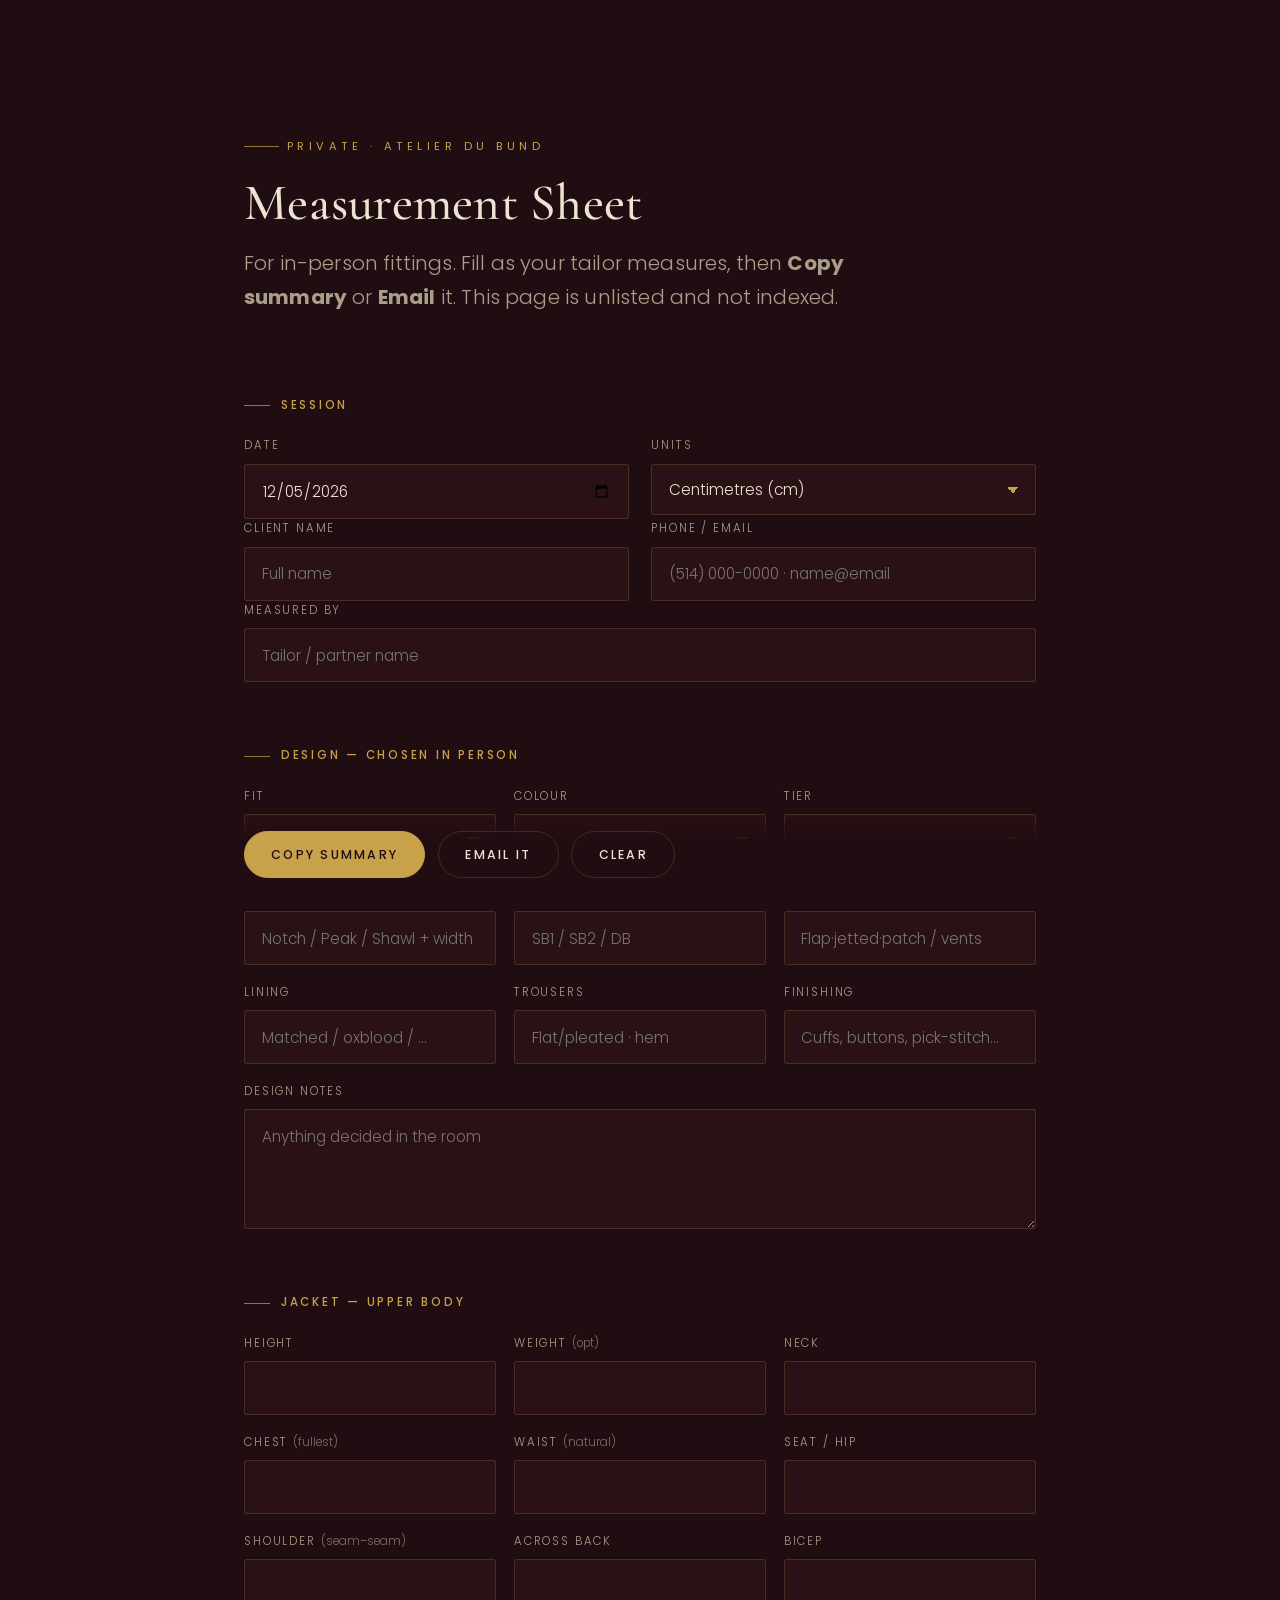
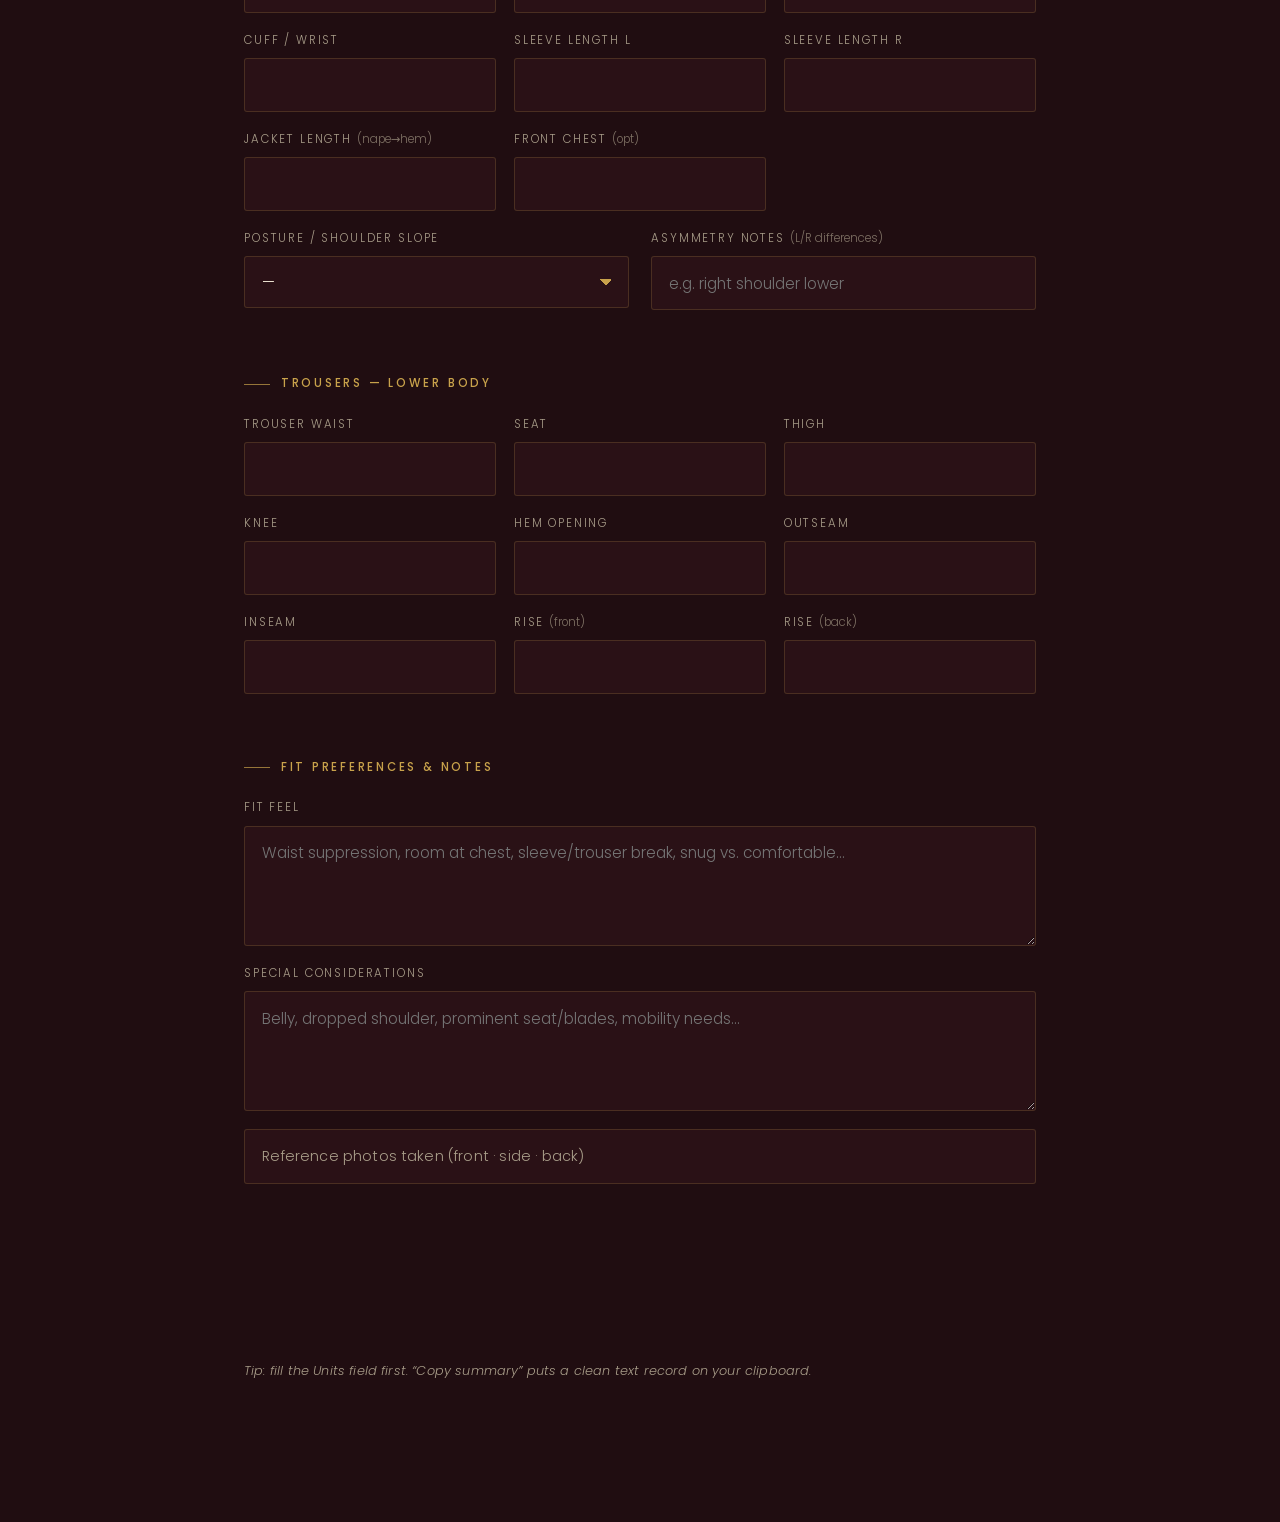
<file: measurements.html>
<!DOCTYPE html>
<html lang="en">
<head>
<meta charset="UTF-8">
<meta name="viewport" content="width=device-width, initial-scale=1.0">
<meta name="robots" content="noindex, nofollow">
<title>Measurement Sheet — Atelier du Bund (private)</title>
<link rel="preconnect" href="https://fonts.googleapis.com">
<link rel="preconnect" href="https://fonts.gstatic.com" crossorigin>
<link href="https://fonts.googleapis.com/css2?family=Cormorant+Garamond:ital,wght@0,400;0,500;0,600;1,400;1,500&family=Poppins:wght@300;400;500&display=swap" rel="stylesheet">
<link rel="stylesheet" href="assets/styles.css">
<style>
  /* page-local helpers for the measurement sheet */
  .ms-wrap{padding-top:clamp(6rem,12vw,8rem);padding-bottom:var(--section)}
  .ms-section{margin-top:2.6rem}
  .ms-section__label{display:flex;align-items:center;gap:.7rem;font-family:var(--sans);font-weight:500;
    font-size:.72rem;letter-spacing:.24em;text-transform:uppercase;color:var(--brass);margin-bottom:1.3rem}
  .ms-section__label::before{content:"";width:1.6rem;height:1px;background:var(--brass);opacity:.7}
  .ms-grid{display:grid;gap:1.1rem;grid-template-columns:repeat(3,1fr)}
  @media (max-width:760px){.ms-grid{grid-template-columns:repeat(2,1fr)}}
  @media (max-width:460px){.ms-grid{grid-template-columns:1fr 1fr}}
  .field .unit{text-transform:none;letter-spacing:0;color:var(--ivory-dim);opacity:.7}
  .ms-actions{position:sticky;bottom:0;margin-top:2.4rem;padding:1.1rem 0 1.4rem;
    background:linear-gradient(0deg,var(--ink) 70%,transparent);display:flex;gap:.8rem;flex-wrap:wrap}
  .ms-hint{font-size:.8rem;color:var(--ivory-dim);font-style:italic;margin-top:.4rem}
</style>
</head>
<body>

<section class="ms-wrap">
  <div class="container" style="max-width:920px">
    <span class="eyebrow">Private · Atelier du Bund</span>
    <h1 class="display" style="font-size:clamp(2rem,5vw,3.2rem)">Measurement Sheet</h1>
    <p class="lede" style="margin-top:1rem">For in-person fittings. Fill as your tailor measures, then <strong>Copy summary</strong> or <strong>Email</strong> it. This page is unlisted and not indexed.</p>

    <form id="msForm" class="form" autocomplete="off">

      <!-- ===== SESSION ===== -->
      <div class="ms-section">
        <div class="ms-section__label">Session</div>
        <div class="form__row">
          <div class="field"><label for="date">Date</label><input id="date" name="Date" type="date"></div>
          <div class="field"><label for="units">Units</label>
            <select id="units" name="Units"><option value="cm">Centimetres (cm)</option><option value="in">Inches (in)</option></select>
          </div>
        </div>
        <div class="form__row">
          <div class="field"><label for="client">Client name</label><input id="client" name="Client" type="text" placeholder="Full name"></div>
          <div class="field"><label for="contact">Phone / email</label><input id="contact" name="Contact" type="text" placeholder="(514) 000-0000 · name@email"></div>
        </div>
        <div class="field"><label for="measured_by">Measured by</label><input id="measured_by" name="Measured by" type="text" placeholder="Tailor / partner name"></div>
      </div>

      <!-- ===== DESIGN (chosen in person) ===== -->
      <div class="ms-section">
        <div class="ms-section__label">Design — chosen in person</div>
        <div class="ms-grid">
          <div class="field"><label for="fit">Fit</label>
            <select id="fit" name="Fit"><option value="">—</option><option>The Maximilian (M · Tailored)</option><option>The Edmund (M · Relaxed)</option><option>The Josephine (W · Tailored)</option><option>The Maggie (W · Relaxed)</option></select></div>
          <div class="field"><label for="colour">Colour</label>
            <select id="colour" name="Colour"><option value="">—</option><option>Black</option><option>Beige</option><option>Blue</option><option>White</option></select></div>
          <div class="field"><label for="tier">Tier</label>
            <select id="tier" name="Tier"><option value="">—</option><option>Standard (50% wool)</option><option>Signature (machine-washable wool)</option><option>Pure (100% wool)</option></select></div>
          <div class="field"><label for="lapel">Lapel</label><input id="lapel" name="Lapel" type="text" placeholder="Notch / Peak / Shawl + width"></div>
          <div class="field"><label for="buttoning">Buttoning</label><input id="buttoning" name="Buttoning" type="text" placeholder="SB1 / SB2 / DB"></div>
          <div class="field"><label for="pockets">Pockets / Vents</label><input id="pockets" name="Pockets/Vents" type="text" placeholder="Flap·jetted·patch / vents"></div>
          <div class="field"><label for="lining">Lining</label><input id="lining" name="Lining" type="text" placeholder="Matched / oxblood / …"></div>
          <div class="field"><label for="trousers">Trousers</label><input id="trousers" name="Trousers" type="text" placeholder="Flat/pleated · hem"></div>
          <div class="field"><label for="finishing">Finishing</label><input id="finishing" name="Finishing" type="text" placeholder="Cuffs, buttons, pick-stitch…"></div>
        </div>
        <div class="field" style="margin-top:1.1rem"><label for="design_notes">Design notes</label><textarea id="design_notes" name="Design notes" placeholder="Anything decided in the room"></textarea></div>
      </div>

      <!-- ===== JACKET / UPPER BODY ===== -->
      <div class="ms-section">
        <div class="ms-section__label">Jacket — upper body</div>
        <div class="ms-grid">
          <div class="field"><label for="height">Height</label><input id="height" name="Height" type="text" inputmode="decimal"></div>
          <div class="field"><label for="weight">Weight <span class="unit">(opt)</span></label><input id="weight" name="Weight" type="text" inputmode="decimal"></div>
          <div class="field"><label for="neck">Neck</label><input id="neck" name="Neck" type="text" inputmode="decimal"></div>
          <div class="field"><label for="chest">Chest <span class="unit">(fullest)</span></label><input id="chest" name="Chest" type="text" inputmode="decimal"></div>
          <div class="field"><label for="waist_n">Waist <span class="unit">(natural)</span></label><input id="waist_n" name="Waist (natural)" type="text" inputmode="decimal"></div>
          <div class="field"><label for="seat">Seat / Hip</label><input id="seat" name="Seat/Hip" type="text" inputmode="decimal"></div>
          <div class="field"><label for="shoulder">Shoulder <span class="unit">(seam–seam)</span></label><input id="shoulder" name="Shoulder" type="text" inputmode="decimal"></div>
          <div class="field"><label for="back">Across back</label><input id="back" name="Across back" type="text" inputmode="decimal"></div>
          <div class="field"><label for="bicep">Bicep</label><input id="bicep" name="Bicep" type="text" inputmode="decimal"></div>
          <div class="field"><label for="cuff">Cuff / wrist</label><input id="cuff" name="Cuff/wrist" type="text" inputmode="decimal"></div>
          <div class="field"><label for="sleeve_l">Sleeve length L</label><input id="sleeve_l" name="Sleeve L" type="text" inputmode="decimal"></div>
          <div class="field"><label for="sleeve_r">Sleeve length R</label><input id="sleeve_r" name="Sleeve R" type="text" inputmode="decimal"></div>
          <div class="field"><label for="jacket_len">Jacket length <span class="unit">(nape→hem)</span></label><input id="jacket_len" name="Jacket length" type="text" inputmode="decimal"></div>
          <div class="field"><label for="front_chest">Front chest <span class="unit">(opt)</span></label><input id="front_chest" name="Front chest" type="text" inputmode="decimal"></div>
        </div>
        <div class="form__row" style="margin-top:1.1rem">
          <div class="field"><label for="posture">Posture / shoulder slope</label>
            <select id="posture" name="Posture"><option value="">—</option><option>Regular</option><option>Erect / square</option><option>Stooped / forward</option><option>Sloping shoulders</option><option>Square shoulders</option></select></div>
          <div class="field"><label for="asymmetry">Asymmetry notes <span class="unit">(L/R differences)</span></label><input id="asymmetry" name="Asymmetry" type="text" placeholder="e.g. right shoulder lower"></div>
        </div>
      </div>

      <!-- ===== TROUSERS / LOWER BODY ===== -->
      <div class="ms-section">
        <div class="ms-section__label">Trousers — lower body</div>
        <div class="ms-grid">
          <div class="field"><label for="t_waist">Trouser waist</label><input id="t_waist" name="Trouser waist" type="text" inputmode="decimal"></div>
          <div class="field"><label for="t_seat">Seat</label><input id="t_seat" name="Trouser seat" type="text" inputmode="decimal"></div>
          <div class="field"><label for="t_thigh">Thigh</label><input id="t_thigh" name="Thigh" type="text" inputmode="decimal"></div>
          <div class="field"><label for="t_knee">Knee</label><input id="t_knee" name="Knee" type="text" inputmode="decimal"></div>
          <div class="field"><label for="t_hem">Hem opening</label><input id="t_hem" name="Hem opening" type="text" inputmode="decimal"></div>
          <div class="field"><label for="t_out">Outseam</label><input id="t_out" name="Outseam" type="text" inputmode="decimal"></div>
          <div class="field"><label for="t_in">Inseam</label><input id="t_in" name="Inseam" type="text" inputmode="decimal"></div>
          <div class="field"><label for="t_rise_f">Rise <span class="unit">(front)</span></label><input id="t_rise_f" name="Rise front" type="text" inputmode="decimal"></div>
          <div class="field"><label for="t_rise_b">Rise <span class="unit">(back)</span></label><input id="t_rise_b" name="Rise back" type="text" inputmode="decimal"></div>
        </div>
      </div>

      <!-- ===== FIT & NOTES ===== -->
      <div class="ms-section">
        <div class="ms-section__label">Fit preferences & notes</div>
        <div class="field"><label for="fit_feel">Fit feel</label><textarea id="fit_feel" name="Fit feel" placeholder="Waist suppression, room at chest, sleeve/trouser break, snug vs. comfortable…"></textarea></div>
        <div class="field" style="margin-top:1.1rem"><label for="special">Special considerations</label><textarea id="special" name="Special considerations" placeholder="Belly, dropped shoulder, prominent seat/blades, mobility needs…"></textarea></div>
        <label class="choice" style="display:block;margin-top:1.1rem"><input type="checkbox" id="photos" name="Photos taken"><span>Reference photos taken (front · side · back)</span></label>
      </div>

      <div class="ms-actions">
        <button type="button" class="btn" id="copyBtn">Copy summary</button>
        <button type="button" class="btn btn--ghost" id="mailBtn">Email it</button>
        <button type="button" class="btn btn--ghost" id="clearBtn">Clear</button>
      </div>
      <p class="ms-hint" id="msStatus">Tip: fill the Units field first. “Copy summary” puts a clean text record on your clipboard.</p>
    </form>
  </div>
</section>

<script>
const form = document.getElementById('msForm');
const status = document.getElementById('msStatus');
const today = new Date().toISOString().slice(0,10);
document.getElementById('date').value = today;

function summary(){
  const units = (document.getElementById('units').value || 'cm');
  const groups = [...form.querySelectorAll('.ms-section')];
  let out = `ATELIER DU BUND — MEASUREMENT SHEET\nAll measurements in ${units}\n`;
  groups.forEach(g => {
    const label = g.querySelector('.ms-section__label')?.textContent.trim();
    const lines = [];
    g.querySelectorAll('input, select, textarea').forEach(el => {
      let v = el.type === 'checkbox' ? (el.checked ? 'Yes' : '') : (el.value || '').trim();
      if(!v) return;
      lines.push(`  ${el.getAttribute('name')}: ${v}`);
    });
    if(lines.length){ out += `\n${label.toUpperCase()}\n` + lines.join('\n') + '\n'; }
  });
  return out;
}

document.getElementById('copyBtn').addEventListener('click', async () => {
  const text = summary();
  try { await navigator.clipboard.writeText(text); status.textContent = 'Copied to clipboard ✓ — paste it anywhere to save.'; }
  catch(e){
    const ta = document.createElement('textarea'); ta.value = text; document.body.appendChild(ta); ta.select();
    document.execCommand('copy'); ta.remove(); status.textContent = 'Copied ✓';
  }
});

document.getElementById('mailBtn').addEventListener('click', () => {
  const client = (document.getElementById('client').value || 'client').trim();
  const subject = `Measurements — ${client} — Atelier du Bund`;
  window.location.href = `mailto:bonjour@atelierdubund.com?subject=${encodeURIComponent(subject)}&body=${encodeURIComponent(summary())}`;
});

document.getElementById('clearBtn').addEventListener('click', () => {
  if(confirm('Clear all fields?')){ form.reset(); document.getElementById('date').value = today; status.textContent = 'Cleared.'; }
});
</script>
</body>
</html>
</file>
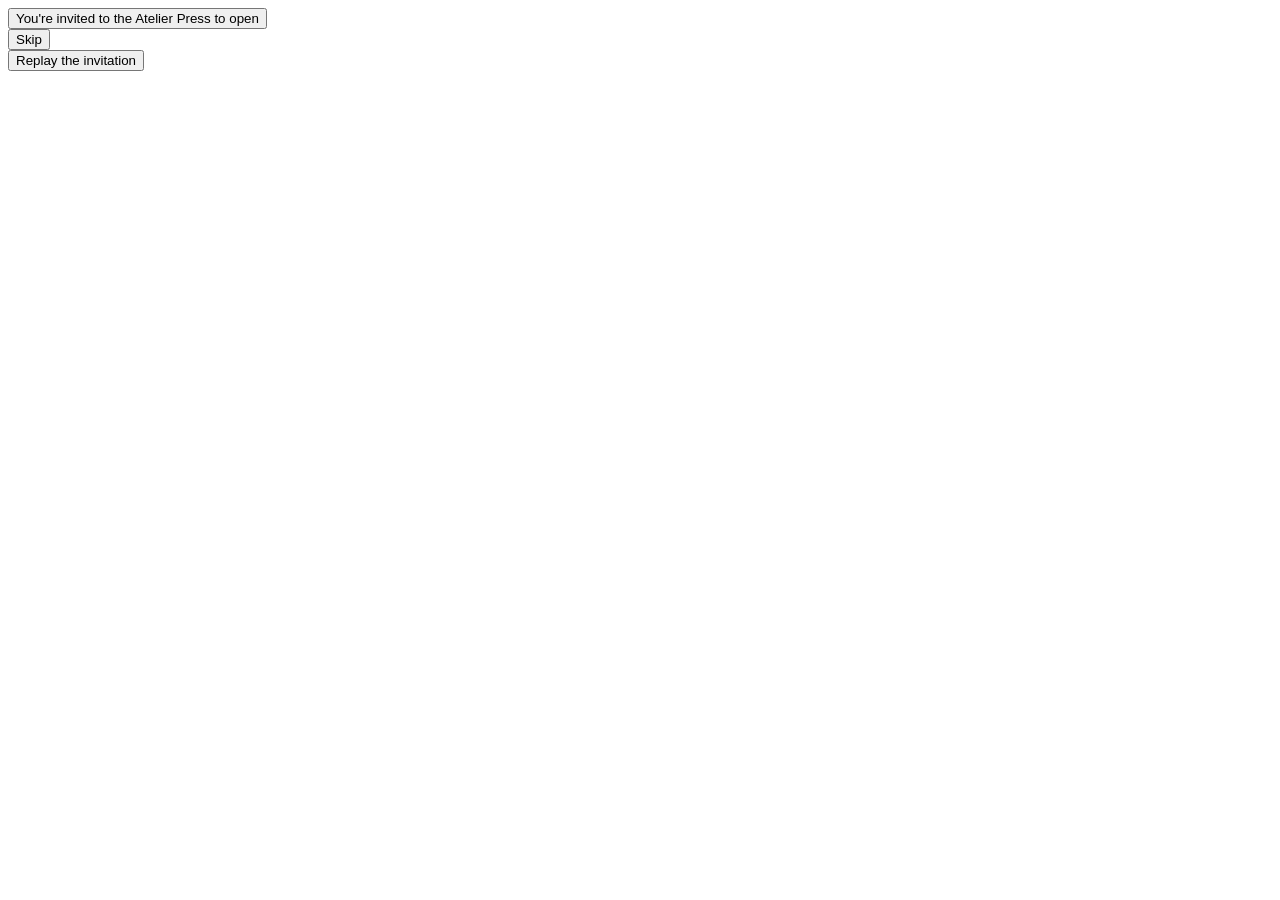
<file: archive/envelope-intro/envelope.html>
<!-- ============================================================
     ARCHIVED — Invitation / Envelope intro markup (not loaded live)
     See README.md in this folder for restore steps.
     ============================================================ -->

<!-- 1) Goes in <head>: hides the overlay if JS is off -->
<noscript><style>.invitation{display:none!important}</style></noscript>

<!-- 2) Goes as the first element inside <body> -->
<div class="invitation" id="invitation" role="dialog" aria-modal="true" aria-label="You're invited to the Atelier">
  <div class="env-scene">
    <button class="envelope" id="enterBtn" type="button" aria-label="Open your invitation and enter the Atelier">
      <!-- FRONT — sleek waxed letter, no seal -->
      <span class="env-face env-face--front" aria-hidden="true">
        <span class="env-invite">You're invited to the Atelier</span>
        <span class="env-hint">Press to open</span>
      </span>
      <!-- BACK — the flap that opens from the fold -->
      <span class="env-face env-face--back" aria-hidden="true">
        <span class="env-recess"></span>
        <span class="env-flap"></span>
      </span>
    </button>
  </div>
  <button class="env-skip" id="envSkip" type="button">Skip</button>
</div>

<!-- 3) Goes in the footer (.footer__base): lets visitors replay the intro -->
<button class="replay-invitation" id="replayInvitation" type="button">Replay the invitation</button>
</file>
<file: assets/styles.css>
/* ============================================================
   Atelier du Bund — Design System
   Aesthetic: Old Shanghai / Hong Kong 1930s–60s · Wong Kar-wai
   Type: Cormorant Garamond (display) + Jost (home body) + Poppins (measurements body)
   ============================================================ */

/* ---------- Tokens ---------- */
:root{
  /* palette — deep maroon jewel base */
  --ink:        #200d11;   /* deepest maroon base            */
  --ink-2:      #2a1116;   /* slightly lifted panel          */
  --brass:      #c8a24b;   /* primary metallic accent        */
  --oxblood:    #97323b;   /* the signature button red       */
  --ivory:      #ece3d2;   /* primary text on dark           */
  --ivory-dim:  #a99e8a;   /* secondary text                 */
  --hair:       rgba(200,162,75,.20);  /* hairline rules     */

  /* type */
  --serif: "Cormorant Garamond", Georgia, "Times New Roman", serif;
  --sans:  "Poppins", system-ui, -apple-system, Segoe UI, Roboto, sans-serif;

  /* rhythm */
  --container: 1180px;
  --gutter: clamp(1.25rem, 5vw, 4rem);
  --section: clamp(4.5rem, 11vw, 9rem);
  --radius: 3px;

  --ease: cubic-bezier(.22,.61,.36,1);
}

/* ---------- Reset ---------- */
*,*::before,*::after{box-sizing:border-box;margin:0;padding:0}
html{scroll-behavior:smooth;-webkit-text-size-adjust:100%}
@media (prefers-reduced-motion:reduce){html{scroll-behavior:auto}}
body{
  font-family:var(--sans);
  font-weight:300;
  color:var(--ivory);
  background:var(--ink);
  line-height:1.7;
  letter-spacing:.01em;
  -webkit-font-smoothing:antialiased;
  text-rendering:optimizeLegibility;
  overflow-x:hidden;
}
img{display:block;max-width:100%;height:auto}
a{color:inherit;text-decoration:none}
button{font-family:inherit;cursor:pointer}
::selection{background:var(--oxblood);color:var(--ivory)}

/* ---------- Layout primitives ---------- */
.container{width:100%;max-width:var(--container);margin-inline:auto;padding-inline:var(--gutter)}

/* ---------- Typography ---------- */
.display{
  font-family:var(--serif);
  font-weight:500;
  line-height:1.04;
  letter-spacing:.005em;
  color:var(--ivory);
  font-size:clamp(2.6rem,7vw,5.2rem);
}
h1,h2,h3{font-family:var(--serif);font-weight:500;line-height:1.1;color:var(--ivory)}
h3{font-size:clamp(1.4rem,2.6vw,1.9rem)}
.lede{font-size:clamp(1.05rem,1.7vw,1.25rem);color:var(--ivory-dim);font-weight:300;max-width:56ch}

.eyebrow{
  display:inline-flex;align-items:center;gap:.7em;
  font-family:var(--sans);font-weight:400;
  text-transform:uppercase;letter-spacing:.4em;
  font-size:.7rem;color:var(--brass);
  margin-bottom:1.3rem;
}
.eyebrow::before{content:"";width:2.2rem;height:1px;background:var(--brass);opacity:.7}

/* ---------- Buttons ---------- */
.btn{
  --bg:var(--brass);--fg:var(--ink);
  display:inline-flex;align-items:center;justify-content:center;gap:.6em;
  font-family:var(--sans);font-weight:500;font-size:.78rem;
  text-transform:uppercase;letter-spacing:.18em;
  padding:1.05em 2.1em;border:1px solid var(--bg);
  background:var(--bg);color:var(--fg);
  border-radius:999px;transition:.4s var(--ease);
  white-space:nowrap;
}
.btn:hover{background:transparent;color:var(--brass)}
.btn--ghost{--bg:transparent;--fg:var(--ivory);border-color:var(--hair)}
.btn--ghost:hover{border-color:var(--brass);color:var(--brass);background:transparent}

/* ---------- Forms (booking / design) ---------- */
.form{display:grid;gap:1.4rem;margin-top:2.5rem}
.form__row{display:grid;gap:1.4rem;grid-template-columns:1fr 1fr}
@media (max-width:600px){.form__row{grid-template-columns:1fr}}
.field{display:flex;flex-direction:column;gap:.5rem}
.field label{font-family:var(--sans);font-size:.72rem;letter-spacing:.16em;text-transform:uppercase;color:var(--ivory-dim)}
.field input,.field textarea,.field select{
  font-family:var(--sans);font-size:.95rem;font-weight:300;color:var(--ivory);
  background:var(--ink-2);border:1px solid var(--hair);border-radius:var(--radius);
  padding:.95em 1.1em;transition:.3s var(--ease);width:100%;
}
.field input:focus,.field textarea:focus,.field select:focus{outline:none;border-color:var(--brass);background:#241c14}
.field textarea{resize:vertical;min-height:120px}
.field select{appearance:none;background-image:linear-gradient(45deg,transparent 50%,var(--brass) 50%),linear-gradient(135deg,var(--brass) 50%,transparent 50%);background-position:calc(100% - 22px) center,calc(100% - 16px) center;background-size:6px 6px,6px 6px;background-repeat:no-repeat}
.choice{position:relative}
.choice input{position:absolute;opacity:0;inset:0;cursor:pointer}
.choice span{display:block;padding:1em 1.2em;border:1px solid var(--hair);border-radius:var(--radius);background:var(--ink-2);color:var(--ivory-dim);font-size:.9rem;transition:.3s var(--ease)}
.choice input:checked + span{border-color:var(--brass);color:var(--ivory);background:#241c14}
.choice input:focus-visible + span{outline:2px solid var(--brass);outline-offset:2px}

/* ============================================================
   Heritage — scrollytelling (Ningbo → Shanghai → Hong Kong → Montréal)
   Fonts scoped to this section: Jost (UI) + Noto Serif TC (city glyphs)
   ============================================================ */
.heritage{--hb-jost:"Jost",var(--sans);position:relative;color:#ece3d2;background:#140b0d}
.heritage__track{position:relative;height:440vh}          /* 110vh per step × 4 */
.heritage__stage{position:sticky;top:0;height:100vh;overflow:hidden;isolation:isolate}

/* --- full-bleed background carousels + scrim --- */
.heritage__bg{position:absolute;inset:0;z-index:0}
.heritage__bg-base{position:absolute;inset:0;background:radial-gradient(120% 100% at 70% 30%,#2c1217,#120a0c 75%)}
.heritage__photo{position:absolute;inset:0;width:100%;height:100%;object-fit:cover;object-position:center 45%;
  filter:grayscale(1) contrast(1.05) brightness(.66);opacity:0;transition:opacity 1.4s ease}
.heritage__photo[data-step="0"][data-idx="1"]{object-position:center 42%}
.heritage__photo[data-step="1"][data-idx="2"]{object-position:center 78%}
.heritage__photo[data-step="2"][data-idx="0"]{object-position:center 40%}
.heritage__photo.is-active{opacity:1}
.heritage__photo--mtl{object-position:50% 36%;filter:contrast(1.02) brightness(.62) saturate(.85);transition:opacity 1s ease}
/* Desktop only: drop the founder's face clear of the "A long-lasting heritage."
   headline. object-position alone cannot do it — at 1100x800 the photo has no
   vertical overflow to work with — so the frame is filled from the top edge and
   the photo scaled from that same origin, which pushes the face down without
   exposing an edge. 1.12 sits the eyes just below the headline; at 1100px, the
   tightest width, that is ~21px of clearance. Mobile keeps 50% 36%. */
@media (min-width:821px){
  .heritage__photo--mtl{object-position:50% 0%;transform-origin:50% 0;transform:scale(1.12)}
}
.heritage__scrim{position:absolute;inset:0;transition:background .8s ease;
  background:linear-gradient(90deg,rgba(16,9,10,.55) 0%,rgba(16,9,10,.42) 40%,rgba(16,9,10,.84) 100%),
             linear-gradient(0deg,rgba(16,9,10,.55),transparent 45%)}
#heritage[data-step="3"] .heritage__scrim{
  background:linear-gradient(90deg,rgba(16,9,10,.86) 0%,rgba(16,9,10,.5) 55%,rgba(16,9,10,.62) 100%),
             linear-gradient(0deg,rgba(16,9,10,.55),transparent 45%)}

/* --- persistent header --- */
.heritage__head{position:absolute;top:clamp(3.5rem,7vh,5rem);left:0;right:0;text-align:center;z-index:2;padding-inline:1rem}
.heritage__eyebrow{display:inline-flex;align-items:center;justify-content:center;flex-wrap:wrap;gap:.8em;
  font-family:var(--hb-jost);font-weight:400;text-transform:uppercase;letter-spacing:.34em;font-size:.66rem;color:#c8a24b}
.heritage__eyebrow::before,.heritage__eyebrow::after{content:"";width:2rem;height:1px;background:#c8a24b;opacity:.8}
.heritage__subtitle{font-family:var(--serif);font-weight:500;color:#faf7f1;font-size:clamp(1.9rem,4vw,3rem);margin-top:.7rem;line-height:1.05}

/* --- stage canvas --- */
.heritage__frame{position:absolute;inset:0;display:flex;align-items:center;z-index:1}
.heritage__canvas{position:relative;width:100%;max-width:1240px;margin-inline:auto;
  padding-inline:clamp(1.25rem,5vw,4rem);height:min(64vh,34rem);margin-top:clamp(3rem,7vh,5rem)}

/* --- maps (shared) --- */
.heritage__map{position:absolute;transition:opacity .7s ease,transform .8s ease}
.heritage__svg{position:absolute;inset:0;width:100%;height:100%;overflow:visible}
.heritage__legend{font-family:var(--hb-jost);text-transform:uppercase;color:#8d8474}

/* China coastline map (Ningbo / Shanghai / Hong Kong) */
.heritage__map--china{top:56%;left:clamp(1.25rem,5vw,4rem);width:min(28%,20rem);aspect-ratio:3/4;transform:translateY(-50%)}
#heritage[data-step="3"] .heritage__map--china{opacity:0;transform:translateY(-50%) translateX(-50px)}
.heritage__legend--china{position:absolute;top:-1rem;left:0;font-size:.54rem;letter-spacing:.24em}
.heritage__dot{position:absolute;transform:translate(-50%,-50%);background:none;border:0;cursor:pointer;
  display:flex;align-items:flex-start;gap:.3rem;color:inherit;padding:.35rem}
.heritage__dot-mark{border-radius:50%;background:rgba(200,162,75,.35);transition:.3s;flex:none}
.heritage__dot-label{font-family:var(--hb-jost);letter-spacing:.14em;text-transform:uppercase;color:#9a8f7c;
  transition:.3s;white-space:nowrap;text-shadow:0 1px 6px rgba(0,0,0,.8)}
.heritage__dot--shanghai{top:11%;left:82%;flex-direction:column-reverse;z-index:3}
.heritage__dot--shanghai .heritage__dot-mark{width:14px;height:14px;box-shadow:0 0 0 5px rgba(200,162,75,.2)}
.heritage__dot--shanghai .heritage__dot-label{font-size:.64rem}
.heritage__dot--ningbo{top:22%;left:88%;flex-direction:column;z-index:2}
.heritage__dot--ningbo .heritage__dot-mark{width:11px;height:11px;box-shadow:0 0 0 4px rgba(200,162,75,.18)}
.heritage__dot--ningbo .heritage__dot-label{font-size:.6rem}
.heritage__dot--hongkong{top:82%;left:26%;flex-direction:column-reverse;z-index:2}
.heritage__dot--hongkong .heritage__dot-mark{width:11px;height:11px;box-shadow:0 0 0 4px rgba(200,162,75,.18)}
.heritage__dot--hongkong .heritage__dot-label{font-size:.6rem}
/* active city (driven by data-step: 0=ningbo 1=shanghai 2=hongkong) */
#heritage[data-step="0"] .heritage__dot--ningbo .heritage__dot-mark,
#heritage[data-step="1"] .heritage__dot--shanghai .heritage__dot-mark,
#heritage[data-step="2"] .heritage__dot--hongkong .heritage__dot-mark{background:#e0c48a}
#heritage[data-step="0"] .heritage__dot--ningbo .heritage__dot-label,
#heritage[data-step="1"] .heritage__dot--shanghai .heritage__dot-label,
#heritage[data-step="2"] .heritage__dot--hongkong .heritage__dot-label{color:#faf7f1}

/* Canada → Île de Montréal map */
.heritage__map--mtl{top:56%;right:clamp(0.25rem,2vw,1.5rem);width:min(52%,40rem);aspect-ratio:6/5;
  opacity:0;transform:translateY(-50%) translateX(50px)}
#heritage[data-step="3"] .heritage__map--mtl{opacity:1;transform:translateY(-50%) translateX(0)}
.heritage__mtl-layer{position:absolute;inset:0}
.heritage__mtl-layer--canada{opacity:1;transform:scale(1);transform-origin:78.6% 75.7%;
  transition:opacity .9s ease,transform 1.6s cubic-bezier(.5,0,.2,1)}
#heritage.is-zoomed .heritage__mtl-layer--canada{opacity:0;transform:scale(3.4)}
.heritage__mtl-layer--island{opacity:0;transform:scale(.53);transform-origin:center;
  transition:opacity .9s ease,transform 1.3s cubic-bezier(.5,0,.2,1)}
#heritage.is-zoomed .heritage__mtl-layer--island{opacity:1;transform:scale(.85)}
.heritage__legend--canada{position:absolute;top:57%;left:26%;transform:translate(-50%,-50%);
  font-size:.62rem;letter-spacing:.26em;pointer-events:none}
.heritage__marker{position:absolute;display:flex;pointer-events:none}
.heritage__marker-dot{border-radius:50%;background:#e0c48a;flex:none}
.heritage__marker-label{font-family:var(--hb-jost);letter-spacing:.14em;text-transform:uppercase;color:#faf7f1;text-shadow:0 1px 6px rgba(0,0,0,.8)}
.heritage__marker--canada{top:75.7%;left:78.6%;transform:translate(-100%,-50%);align-items:center;gap:.4rem}
.heritage__marker--canada .heritage__marker-dot{width:10px;height:10px;box-shadow:0 0 0 4px rgba(200,162,75,.22)}
.heritage__marker--canada .heritage__marker-label{font-size:.545rem;text-align:right;line-height:1.34}
.heritage__marker--island{top:71%;left:56%;transform:translate(-50%,-50%);flex-direction:column;align-items:center;gap:.34rem}
.heritage__marker--island .heritage__marker-dot{width:12px;height:12px;box-shadow:0 0 0 5px rgba(200,162,75,.22)}
.heritage__marker--island .heritage__marker-label{font-size:.64rem;white-space:nowrap}

/* --- reading panel --- */
.heritage__panel{position:absolute;top:55%;transform:translateY(-50%);width:min(50%,39rem);left:52%;
  transition:left .8s cubic-bezier(.4,0,.2,1),width .8s cubic-bezier(.4,0,.2,1)}
#heritage[data-step="3"] .heritage__panel{width:min(38%,29rem);left:clamp(1.25rem,5vw,4rem)}
.heritage__glyph{font-family:"Noto Serif TC",var(--serif);font-size:clamp(3rem,7vw,5rem);color:#e0c48a;
  line-height:.9;margin-bottom:.9rem;text-shadow:0 2px 30px rgba(168,32,26,.45)}
.heritage__panel-head{display:flex;align-items:baseline;gap:.9rem;margin-bottom:.9rem;flex-wrap:wrap}
.heritage__city{font-family:var(--serif);font-weight:500;font-size:clamp(1.5rem,2.6vw,2.1rem);color:#faf7f1}
.heritage__year{font-family:var(--hb-jost);font-size:.62rem;letter-spacing:.24em;text-transform:uppercase;color:#c8a24b;
  border:1px solid rgba(200,162,75,.35);border-radius:999px;padding:.35em .9em;white-space:nowrap}
.heritage__copy{color:#ded2bc;font-size:clamp(.95rem,1.25vw,1.08rem);max-width:52ch;line-height:1.72;white-space:pre-line}

/* --- stepper --- */
.heritage__stepper{position:absolute;bottom:clamp(2rem,5vh,3.2rem);left:0;right:0;display:flex;justify-content:center;
  gap:clamp(1.2rem,3vw,2.4rem);z-index:2;flex-wrap:wrap;padding-inline:1rem}
.heritage__step{background:none;border:0;cursor:pointer;display:flex;flex-direction:column;align-items:center;gap:.5rem;padding:.3rem}
.heritage__step-name{font-family:var(--hb-jost);font-size:.72rem;letter-spacing:.16em;text-transform:uppercase;color:#8d8474;transition:.4s;white-space:nowrap}
.heritage__step-bar{width:14px;height:2px;background:rgba(200,162,75,.25);transition:all .5s ease}
.heritage__step.is-active .heritage__step-name{color:#e0c48a}
.heritage__step.is-active .heritage__step-bar{width:30px;background:#c8a24b}

/* --- responsive: tablet keeps the maps; phone drops them for a full-width panel --- */
@media (max-width:820px){
  .heritage__map--china{width:min(34%,15rem)}
  .heritage__map--mtl{width:min(60%,26rem)}
  .heritage__panel{width:min(58%,34rem)}
}
@media (max-width:640px){
  /* Mobile stacks the stage in reading order: heading, copy, then the map
     below it and above the stepper, where there is natural room. The map is
     orientation rather than content, so it does not need to come first. */
  .heritage__frame{align-items:stretch}
  .heritage__canvas{
    height:100%;margin-top:0;
    display:flex;flex-direction:column;
    /* flex-start, not center: centred content overflows equally in BOTH
       directions, so the longest step rode up under the heading */
    justify-content:flex-start;
    gap:0;
    padding-top:10.6rem;     /* clears the fixed heading block */
    padding-bottom:0}
  .heritage__panel,#heritage[data-step="3"] .heritage__panel{
    order:1;position:static;transform:none;width:auto;
    left:auto;right:auto;top:auto;bottom:auto}
  /* The map is anchored above the stepper rather than sitting in flow, so a
     long panel can never push it down: when space is tight the copy softly
     overlaps the map (it is faint line-art) and the stepper always stays
     clear. Only the active map is shown. */
  .heritage__map{
    order:2;position:absolute;display:none;z-index:0;
    /* left/right 0 + auto margins centres without a transform, which the
       desktop rules also set and would fight over */
    left:0;right:0;top:auto;
    bottom:5rem;                        /* fixed: sits just above the stepper */
    transform:none;
    margin-inline:auto;opacity:1;pointer-events:auto}
  /* the desktop's zoomed eastern-coast crop: the markers sit ON the coast
     rather than floating beside a full outline */
  #heritage:not([data-step="3"]) .heritage__map--china{
    display:block;width:min(36%,8.5rem);aspect-ratio:3/4;
    transform:none}
  #heritage[data-step="3"] .heritage__map--china{transform:none}
  #heritage[data-step="3"] .heritage__map--mtl{
    display:block;width:min(58%,13.5rem);
    overflow:hidden;                    /* contains the zoom's scale(3.4) */
    transform:none}
  .heritage__legend--china{display:block;top:-.9rem;left:2%;font-size:.5rem}
  .heritage__svg{overflow:hidden}
  .heritage__glyph{font-size:clamp(2.2rem,10vw,3rem);margin-bottom:.5rem}
  .heritage__copy{font-size:.86rem;line-height:1.5;max-width:none}
  .heritage__city{font-size:clamp(1.3rem,5vw,1.6rem)}
  .heritage__eyebrow{letter-spacing:.18em;font-size:.56rem}
  .heritage__eyebrow::before,.heritage__eyebrow::after{width:1.2rem}
  /* a single compact row frees the vertical space the map needs */
  .heritage__stepper{gap:.9rem;bottom:clamp(1.4rem,4vh,2rem)}
  .heritage__step-name{font-size:.6rem;letter-spacing:.1em}
  .heritage__step{padding:.15rem}
}
@media (prefers-reduced-motion:reduce){
  .heritage__photo,.heritage__scrim,.heritage__map,.heritage__mtl-layer--canada,
  .heritage__mtl-layer--island,.heritage__panel{transition:none}
}

/* ============================================================
   FULL HOME PORT — Atelier du Bund.dc.html (exact values)
   Scoped to `.adb-home`; the Heritage block above is shared.
   ============================================================ */
.adb-home{background:#14110f;color:#ece3d2;font-family:'Jost',system-ui,sans-serif;font-weight:300;line-height:1.6;letter-spacing:normal}
/* zero-specificity page scope so component classes win, exactly as the
   prototype's inline styles beat its global a{} rule */
:where(.adb-home) a{color:#a6863c;transition:color .3s ease}
:where(.adb-home) a:hover{color:#c8a24b}
.adb-home ::selection{background:#6e1220;color:#faf7f1}
.adb-home section:not(.heritage){scroll-margin-top:4.5rem}
@keyframes adb-heroZoom{from{transform:scale(1.08)}to{transform:scale(1)}}

.adb-container{width:100%;max-width:1200px;margin-inline:auto;padding-inline:clamp(1.25rem,5vw,4rem)}

/* reveal */
.adb-home [data-reveal]{opacity:0;transform:translateY(30px);transition:opacity .9s cubic-bezier(.22,.61,.36,1),transform .9s cubic-bezier(.22,.61,.36,1)}
.adb-home [data-reveal].in{opacity:1;transform:none}
@media (prefers-reduced-motion:reduce){.adb-home [data-reveal]{opacity:1;transform:none;transition:none}.adb-hero__img{animation:none}}

/* shared eyebrow */
.adb-eyebrow{display:inline-flex;align-items:center;gap:.8em;font-family:'Jost',sans-serif;font-weight:400;text-transform:uppercase;font-size:.68rem;letter-spacing:.3em}
.adb-eyebrow__rule{width:2rem;height:1px;background:currentColor;opacity:.8;flex:none}
.adb-eyebrow--gold{color:#c8a24b}
.adb-eyebrow--brown{color:#8a5e28}
.adb-eyebrow--center{justify-content:center}

/* brand mark (外灘洋服) */
.adb-mark{display:grid;grid-template-columns:1fr 1fr;width:33px;height:33px;border:1px solid rgba(166,134,60,.55);border-radius:2px;overflow:hidden;font-family:'Noto Serif TC',serif;font-weight:500;color:#c8a24b;font-size:.6rem;line-height:1;flex:none}
.adb-mark span{display:grid;place-items:center}
.adb-mark span:nth-child(1){border-right:1px solid rgba(166,134,60,.28);border-bottom:1px solid rgba(166,134,60,.28)}
.adb-mark span:nth-child(2){border-bottom:1px solid rgba(166,134,60,.28)}
.adb-mark span:nth-child(3){border-right:1px solid rgba(166,134,60,.28)}

/* ---------- Header ---------- */
.adb-header{position:fixed;inset:0 0 auto 0;z-index:100;display:flex;align-items:center;justify-content:space-between;gap:2rem;padding:1.35rem clamp(1.25rem,4vw,3.5rem);background:transparent;border-bottom:1px solid transparent;transition:background .5s ease,border-color .5s ease,box-shadow .5s ease}
.adb-header.is-solid{background:#33161f;border-bottom-color:rgba(200,162,75,.3);box-shadow:0 12px 34px -20px rgba(0,0,0,.7)}
.adb-header__left{display:flex;align-items:center;gap:clamp(1.5rem,4vw,3.4rem)}
.adb-header__right{display:flex;align-items:center;gap:1.5rem}
.adb-brand{display:flex;align-items:center;gap:.85rem;color:inherit}
.adb-brand:hover{color:inherit}
.adb-brand__name{font-family:'Cormorant Garamond',serif;font-weight:600;font-size:1.12rem;letter-spacing:.24em;text-transform:uppercase;color:#faf7f1;white-space:nowrap}
.adb-nav{display:flex;align-items:center;gap:clamp(1.4rem,2.6vw,2.6rem)}
.adb-nav__link{font-family:'Jost',sans-serif;font-size:.7rem;font-weight:400;text-transform:uppercase;letter-spacing:.22em;color:#faf7f1;white-space:nowrap}
.adb-nav__link:hover{color:#faf7f1;opacity:.62}
.adb-book{font-family:'Jost',sans-serif;font-size:.7rem;font-weight:500;text-transform:uppercase;letter-spacing:.2em;color:#1a0e10;background:#c8a24b;border:1px solid #c8a24b;border-radius:7px;padding:.8em 1.7em;white-space:nowrap;transition:background .3s ease,border-color .3s ease,color .3s ease}
.adb-book:hover{background:#e0c48a;border-color:#e0c48a;color:#1a0e10}
.adb-lang{display:inline-flex;align-items:center;gap:.4em;background:none;border:1px solid rgba(200,162,75,.45);border-radius:999px;padding:.5em .85em;font-family:'Jost',sans-serif;font-size:.66rem;letter-spacing:.14em;color:#c8a24b;white-space:nowrap;cursor:pointer;transition:border-color .3s ease,color .3s ease}
.adb-lang:hover{border-color:#c8a24b;color:#e0c48a}
.adb-nav-toggle{display:none;background:none;border:0;color:#faf7f1;font-size:1.4rem;line-height:1;z-index:101}

/* ---------- Hero ---------- */
.adb-hero{position:relative;min-height:100svh;display:flex;flex-direction:column;justify-content:flex-end;isolation:isolate;overflow:hidden}
.adb-hero__img{position:absolute;inset:0;z-index:-2;width:100%;height:100%;object-fit:cover;object-position:52% 28%;filter:brightness(1.16) contrast(1.02) saturate(1.06);animation:adb-heroZoom 9s ease forwards}
.adb-hero__scrim{position:absolute;inset:0;z-index:-1;background:linear-gradient(90deg,rgba(20,13,12,.78) 0%,rgba(20,13,12,.4) 32%,rgba(20,13,12,.08) 56%,transparent 76%),linear-gradient(0deg,rgba(20,13,12,.86) 0%,rgba(20,13,12,.24) 28%,transparent 52%)}
.adb-hero__inner{position:relative;width:100%;max-width:1320px;margin-inline:auto;padding:0 clamp(1.25rem,5vw,4rem) clamp(3rem,7vw,5.5rem)}
/* Bottom-anchored: this margin is the whole lever on how high the text sits.
   Less margin drops it down the frame, more lifts it. The origin mark is
   positioned off the bottom on its own, so this moves the headline alone and
   sets the vertical air between the two. */
.adb-hero__row{display:flex;align-items:flex-end;margin-bottom:clamp(2.5rem,5.2vw,5.5rem)}
.adb-hero__lead{max-width:46rem}
/* Origin mark, where the price used to sit. Jost caps — the face the nav and the
   booking button already use — so it reads as a maker's stamp and stays clear of
   the lowercase serif H1. The size is set once, on the block. Tracking and edge
   compensation are in em and scale with it; the gap between the lines is in rem. */
.adb-hero__origin{position:absolute;right:clamp(1.25rem,5vw,4rem);bottom:clamp(3rem,7vw,5.5rem);
  text-align:right;font-family:'Jost',sans-serif;text-transform:uppercase;
  font-size:clamp(.74rem,1.29vw,1.198rem)}
.adb-hero__origin-designed,.adb-hero__origin-made{
  font-weight:300;letter-spacing:.28em;line-height:1.5;
  color:#ece3d2;margin-right:-.28em}
/* Made in China is the anchor line, so it takes a size step up. Weight and
   colour stay where they are, so the step reads as hierarchy, not as volume.
   Bigger caps need less tracking to look evenly spaced.
   The step is not a free choice: it is the one that stands the IN of each line
   on a single vertical, their right edges here, where the block is set flush
   right. Because it is a ratio it holds at every width. Measured on the ink,
   so change the tracking or the words and it has to be measured again.
   French stands AU over EN, which needs a slightly bigger step. */
.adb-hero__origin-made{font-size:1.323em;letter-spacing:.22em;margin-right:-.22em;margin-top:.2rem}
:lang(fr) .adb-hero__origin-made{font-size:1.358em}
/* Made in China is the highlight, so the whole line is gold and the line above
   stays ivory. */
.adb-hero__origin-made{color:#c8a24b}
.adb-hero .adb-eyebrow{font-size:.82rem;letter-spacing:.32em;margin-bottom:1.5rem}
.adb-hero .adb-eyebrow__rule{width:2.2rem;opacity:.85}
/* "Shanghai tailoring," needs 347px at the 2.9rem floor, but a 375px phone only
   offers 335 — which is what pushed the headline to four lines there. The 11.6vw
   cap keeps it to three lines from 320px up. It only bites below 400px wide;
   above that the clamp is always the smaller of the two, so desktop is untouched. */
.adb-hero__title{font-family:'Cormorant Garamond',serif;font-weight:400;line-height:1.02;letter-spacing:.005em;color:#faf7f1;font-size:min(clamp(2.9rem,7.6vw,6.2rem),11.6vw)}
/* On a short screen, a phone on its side or a small laptop under its browser
   toolbars, there is no room above the headline: the header can already reach
   the eyebrow there. The lift and the bigger eyebrow would push it further under,
   so below 760px of height the hero keeps its earlier, lower setting. */
@media (min-width:641px) and (max-height:760px){
  .adb-hero__row{margin-bottom:clamp(1.5rem,3vw,3.5rem)}
  .adb-hero .adb-eyebrow{font-size:.7rem}
}

/* ---------- About ---------- */
.adb-about{background:linear-gradient(180deg,#faf7f1,#f2ece0);color:#2b2620;padding-block:clamp(5rem,11vw,9rem);overflow:hidden}
.adb-about__grid{display:grid;grid-template-columns:1.02fr .98fr;gap:clamp(2.5rem,6vw,5.5rem);align-items:stretch}
.adb-about__frame{position:relative;min-height:clamp(26rem,46vw,40rem);overflow:hidden;box-shadow:0 50px 90px -44px rgba(40,20,14,.55);background:#e6ddcb;touch-action:pan-y}
.adb-about__slide{position:absolute;inset:0;width:100%;height:100%;object-fit:cover;opacity:0;transform:scale(1);transition:opacity 1.1s ease,transform 6s ease}
.adb-about__slide.is-active{opacity:1;transform:scale(1.06)}
.adb-about__slide--mirror{object-position:64% 15%}
.adb-about__slide--lapel{object-position:68% 56%}
/* The frame is portrait and this photograph is 3:2, so it crops horizontally only —
   the vertical value is inert. 43% centres the ear at every frame width the carousel
   takes (43.9% at desktop, 42.3% at 390px). */
.adb-about__slide--founder{object-position:43% center}
.adb-about__dots{position:absolute;left:1.4rem;bottom:1.4rem;display:flex;gap:.5rem;z-index:2}
.adb-about__dot{width:10px;height:6px;border-radius:999px;border:0;padding:0;background:rgba(40,28,16,.28);transition:all .4s ease}
.adb-about__dot.is-active{width:26px;background:#8a5e28}
.adb-about__content{display:flex;flex-direction:column;justify-content:center}
.adb-about .adb-eyebrow{margin-bottom:1.2rem}
.adb-about__heading{font-family:'Cormorant Garamond',serif;font-weight:500;line-height:1.08;color:#211a12;font-size:clamp(1.9rem,3.9vw,2.9rem);margin-bottom:2rem;max-width:20ch}
.adb-about__pillars{border-top:1px solid rgba(40,28,16,.16)}
.adb-pillar{border-bottom:1px solid rgba(40,28,16,.16);padding:1.05rem 0 1.05rem .9rem;margin-left:-.9rem;display:grid;grid-template-columns:auto 1fr;gap:.4rem 1.1rem;border-left:2px solid transparent;transition:border-color .3s,background .3s}
.adb-pillar:hover{border-left-color:#8a5e28;background:rgba(138,94,40,.05)}
.adb-pillar__num{grid-row:1 / span 2;font-family:'Cormorant Garamond',serif;font-style:italic;font-size:1.2rem;color:#8a5e28;line-height:1.4}
.adb-pillar__title{font-family:'Cormorant Garamond',serif;font-weight:600;font-size:clamp(1.3rem,2.3vw,1.6rem);color:#211a12;line-height:1.15}
.adb-pillar__text{font-size:.95rem;color:#5c5344;max-width:50ch;line-height:1.55}
.adb-reserve__tax::before{content:'\00B7';margin-right:.5rem}

/* ---------- Founding Collection ---------- */
.adb-collection{background:linear-gradient(180deg,#f2ece0,#faf7f1);color:#2b2620;padding:clamp(3rem,6.5vw,5rem) 0 clamp(2.5rem,5vw,4rem)}
.adb-collection__intro{text-align:center;max-width:46rem;margin-inline:auto;margin-bottom:clamp(2.25rem,4.5vw,3.25rem)}
.adb-collection__intro .adb-eyebrow{margin-bottom:2rem}
.adb-collection__heading{font-family:'Cormorant Garamond',serif;font-weight:500;line-height:1.08;color:#211a12;font-size:clamp(1.9rem,4vw,3rem);margin-bottom:1rem}
.adb-collection__lede{font-family:'Cormorant Garamond',serif;font-size:clamp(1.1rem,1.8vw,1.35rem);color:#5c5344;line-height:1.5;text-wrap:pretty}
/* sits between the house-style selector and the figures, so the instruction is
   next to the thing it describes rather than stranded up in the intro */
.adb-collection__hint{font-family:'Jost',sans-serif;font-size:.72rem;letter-spacing:.16em;text-transform:uppercase;color:#a08a5f;text-align:center;margin:0 auto clamp(1.1rem,2.4vw,1.7rem);max-width:34rem}

/* house-style tabs */
.adb-styletabs{display:flex;flex-wrap:wrap;justify-content:center;gap:clamp(1.5rem,4vw,2.75rem);margin-bottom:clamp(1.75rem,3.5vw,2.75rem)}
.adb-styletabs__group{display:flex;flex-direction:column;align-items:center;gap:.7rem}
.adb-styletabs__label{font-family:'Jost',sans-serif;font-size:.58rem;letter-spacing:.3em;text-transform:uppercase;color:#a08a5f}
.adb-styletabs__pill{display:inline-flex;gap:.2rem;border:1px solid #d8caac;border-radius:999px;padding:.3rem;background:#fffdf8}
.adb-styletab{font-family:'Jost',sans-serif;font-size:.72rem;font-weight:500;letter-spacing:.14em;text-transform:uppercase;padding:.7em 1.4em;border:0;border-radius:999px;transition:.3s;white-space:nowrap;background:transparent;color:#8a5e28}
.adb-styletab.is-active{background:#6e1220;color:#faf7f1}

/* active style header */
.adb-activestyle{text-align:center;max-width:34rem;margin-inline:auto;margin-bottom:clamp(.9rem,2vw,1.4rem)}
.adb-activestyle__tag{font-family:'Jost',sans-serif;font-size:.62rem;letter-spacing:.24em;text-transform:uppercase;color:#8a5e28}
.adb-activestyle__name{font-family:'Cormorant Garamond',serif;font-weight:600;font-size:clamp(1.7rem,3.2vw,2.4rem);color:#211a12;margin-top:.1rem}
.adb-activestyle__blurb{font-family:'Cormorant Garamond',serif;font-style:italic;font-size:clamp(1rem,1.6vw,1.2rem);color:#6b6151;margin-top:.4rem;text-wrap:pretty}

/* stage: front · card · back */
.adb-clstage{position:relative;left:50%;transform:translateX(-50%);width:min(1480px,94vw);display:grid;grid-template-columns:1fr clamp(11rem,14vw,14rem) 1fr;gap:clamp(.25rem,1vw,1rem);align-items:center}
.adb-clview{display:flex;flex-direction:column;align-items:center}
.adb-clview--front{order:0}
.adb-clview--back{order:2}
.adb-clview__figure{position:relative;width:100%;max-width:38rem;aspect-ratio:1086 / 1449;margin-inline:auto}
.adb-clview__panel{position:absolute;top:13%;bottom:20%;left:19%;right:19%;border-radius:3px;z-index:0;background-size:cover;background-position:center;background-repeat:no-repeat;box-shadow:inset 0 0 0 1px rgba(255,255,255,.32),inset 0 0 60px -18px rgba(255,255,255,.35),0 34px 66px -42px rgba(45,30,20,.6)}
.adb-clview__art{position:absolute;inset:0;z-index:1;background-size:contain;background-position:center;background-repeat:no-repeat;pointer-events:none}
.adb-clview__label{font-family:'Jost',sans-serif;font-size:.62rem;letter-spacing:.3em;text-transform:uppercase;color:#a08a5f;margin-top:1rem}

/* hollow gold rings, not solid discs — the figure must read through them */
.adb-hotspot{position:absolute;transform:translate(-50%,-50%);z-index:4;width:16px;height:16px;border-radius:50%;border:1.5px solid #c8a24b;padding:0;display:grid;place-items:center;font-family:'Jost',sans-serif;font-weight:600;font-size:.55rem;color:#e0c48a;background:transparent;transition:transform .3s cubic-bezier(.22,.61,.36,1),background .3s,border-color .3s,color .3s,box-shadow .3s,width .3s,height .3s;box-shadow:0 0 0 1.5px rgba(249,244,234,.4)}
.adb-hotspot:hover{transform:translate(-50%,-50%) scale(1.22)}
.adb-hotspot.is-active{width:22px;height:22px;border-color:#6e1220;background:#6e1220;color:#f7ecd8;animation:adbPulse 2.4s ease-in-out infinite;box-shadow:0 0 0 3px rgba(249,244,234,.9),0 4px 11px -3px rgba(40,22,10,.5)}
@keyframes adbPulse{0%,100%{box-shadow:0 0 0 4px rgba(249,244,234,.92),0 0 0 5px rgba(110,18,32,.35),0 5px 13px -2px rgba(40,20,10,.5)}50%{box-shadow:0 0 0 4px rgba(249,244,234,.92),0 0 0 11px rgba(110,18,32,0),0 5px 13px -2px rgba(40,20,10,.5)}}
@media (prefers-reduced-motion:reduce){.adb-hotspot.is-active{animation:none}}

/* connector line + centre card */
.adb-clline{position:absolute;inset:0;width:100%;height:100%;z-index:2;pointer-events:none;overflow:visible}
/* mobile-only front/back toggle under the single figure */
.adb-clflip{display:none;justify-content:center;align-items:center;gap:.75rem;margin-top:.8rem}
.adb-clflip__btn{display:flex;align-items:center;gap:.5em;background:none;border:0;padding:.3rem .2rem}
.adb-clflip__dot{width:6px;height:6px;border-radius:50%;background:rgba(140,110,62,.3);transition:background .3s ease}
.adb-clflip__lab{font-family:'Jost',sans-serif;font-size:.6rem;font-weight:500;letter-spacing:.22em;text-transform:uppercase;color:#a08a5f;transition:color .3s ease}
.adb-clflip__btn.is-active .adb-clflip__dot{background:#6e1220}
.adb-clflip__btn.is-active .adb-clflip__lab{color:#6e1220}
.adb-clcard-wrap{order:1;position:relative;z-index:5;justify-self:center;width:100%;max-width:15rem}
.adb-clcard{position:relative;background:linear-gradient(180deg,#fbf8f1,#f2ebdd);border:1px solid #b2925a;padding:clamp(1.1rem,1.7vw,1.6rem) clamp(1rem,1.5vw,1.35rem);box-shadow:0 0 0 4px #f9f4ea,0 0 0 5px rgba(140,110,62,.42),0 30px 60px -40px rgba(45,30,20,.55);text-align:center}
.adb-clcard__num{display:block;font-family:'Cormorant Garamond',serif;font-style:italic;font-size:clamp(1.7rem,2.6vw,2.2rem);line-height:1;color:#9c7c43}
.adb-clcard__meta{display:block;font-family:'Jost',sans-serif;font-size:.56rem;letter-spacing:.24em;text-transform:uppercase;color:#a08a5f;margin-top:.6rem}
.adb-clcard__title{font-family:'Cormorant Garamond',serif;font-weight:600;font-size:clamp(1.2rem,1.9vw,1.5rem);color:#6e1220;margin:.25rem 0 .55rem}
.adb-clcard__text{font-size:.86rem;color:#5c5344;line-height:1.55;text-wrap:pretty}

/* ---------- The Cloth / Fabrics ---------- */
.adb-fabrics{position:relative;background:linear-gradient(180deg,#3a1a20,#2a1015);color:#ece3d2;padding-block:clamp(4.5rem,10vw,8rem);overflow:hidden}
/* top block: copy left, landscape photograph right */
.adb-2col{display:grid;grid-template-columns:1.08fr 1fr;gap:clamp(2rem,5vw,4rem);align-items:start}
.adb-cloth__top{margin-bottom:clamp(3.25rem,6vw,4.75rem)}
.adb-cloth__eyebrow{margin-bottom:1.9rem}
.adb-fabrics__heading{font-family:'Cormorant Garamond',serif;font-weight:500;line-height:1.12;color:#faf7f1;font-size:clamp(1.9rem,3.6vw,2.7rem);margin-bottom:1.7rem;text-wrap:pretty}
.adb-fabrics__lede{font-family:'Jost',sans-serif;font-weight:300;font-size:clamp(1rem,1.45vw,1.12rem);color:#c9bda6;max-width:52ch;line-height:1.7;text-wrap:pretty}
.adb-cloth__note{font-family:'Cormorant Garamond',serif;font-style:italic;font-size:clamp(1.1rem,1.55vw,1.28rem);color:#e0c48a;line-height:1.5;margin-top:1.5rem;max-width:48ch;text-wrap:pretty}
.adb-cloth__figure{position:relative;aspect-ratio:4/3;background:#241417;overflow:hidden;border:1px solid rgba(200,162,75,.28);box-shadow:0 55px 100px -55px rgba(0,0,0,.85),0 0 0 1px rgba(0,0,0,.35)}
.adb-cloth__figure img{position:absolute;inset:0;width:100%;height:100%;object-fit:cover;object-position:center}
.adb-cloth__glow{position:absolute;inset:0;box-shadow:inset 0 0 70px -30px rgba(230,211,166,.35);pointer-events:none}
.adb-cloth__caption{font-family:'Cormorant Garamond',serif;font-style:italic;font-size:clamp(.82rem,1vw,.94rem);color:#e0c48a;text-align:right;margin-top:.85rem}

/* the four cloths, parallel columns */
.adb-cloth__tiers{border-top:1px solid rgba(200,162,75,.3);padding-top:clamp(2.5rem,4.5vw,3.5rem)}
/* Four across, on the same ladder as How It Works: 4 cols, a 2-col step at
   821-860, one column at 820 and below. Same 1200px container as that section. */
.adb-cloth__grid{display:grid;grid-template-columns:repeat(4,1fr);gap:1.5rem}
.adb-tier{cursor:default;display:flex;flex-direction:column}
.adb-tier__head{display:flex;align-items:baseline;justify-content:space-between;gap:.8rem}
.adb-tier__name{font-family:'Cormorant Garamond',serif;font-weight:600;font-size:clamp(1.5rem,2vw,1.85rem);color:#faf7f1;line-height:1.05}
.adb-tier__purpose{font-family:'Cormorant Garamond',serif;font-style:italic;font-size:clamp(1.2rem,1.6vw,1.4rem);color:#e6d3a6;margin-top:.55rem;line-height:1.3}
.adb-tier__desc{font-family:'Jost',sans-serif;font-weight:300;font-size:clamp(.92rem,1.15vw,1rem);color:#c9bda6;line-height:1.72;margin-top:.85rem;text-wrap:pretty}
.adb-tier__spec{font-family:'Jost',sans-serif;font-size:.66rem;letter-spacing:.24em;text-transform:uppercase;color:#9a8f7c;margin-top:auto;padding-top:1.15rem}
.adb-tier__foot{font-family:'Cormorant Garamond',serif;font-style:italic;font-size:1.08rem;color:#b7a990;margin-top:.7rem}

/* closing weight + lining specification */
.adb-cloth__spec{margin-top:clamp(2.25rem,4vw,3rem);padding-top:clamp(1.35rem,2.5vw,1.85rem);border-top:1px solid rgba(200,162,75,.16);display:grid;gap:.75rem}
.adb-cloth__spec p{font-family:'Jost',sans-serif;font-size:.7rem;letter-spacing:.18em;text-transform:uppercase;color:#9a8f7c;line-height:1.75}

/* ---------- Mirror band (full-bleed, between The Cloth and How it works) ---------- */
.adb-band{width:100%;line-height:0;background:#140b0d}
.adb-band__img{width:100%;height:clamp(460px,72vw,72vh);object-fit:cover;object-position:42% 45%}

/* ---------- How it works ---------- */
.adb-how{background:linear-gradient(180deg,#22392f,#182a23);color:#ece3d2;padding-block:clamp(4.5rem,10vw,8rem)}
.adb-how__head{text-align:center;margin-bottom:clamp(2.5rem,5vw,3.5rem)}
.adb-how__head .adb-eyebrow{margin-bottom:1.1rem}
.adb-how__heading{font-family:'Cormorant Garamond',serif;font-weight:500;font-size:clamp(1.9rem,4vw,3rem);color:#faf7f1}
.adb-how__grid{display:grid;grid-template-columns:repeat(4,1fr);gap:1.5rem}
.adb-how__card{border-top:1px solid rgba(200,162,75,.25);padding-top:1.5rem}
.adb-how__num{display:block;font-family:'Cormorant Garamond',serif;font-style:italic;font-size:1.3rem;color:#c8a24b}
.adb-how__title{font-family:'Cormorant Garamond',serif;font-weight:500;font-size:1.35rem;color:#faf7f1;margin:.3rem 0 .5rem}
.adb-how__text{font-size:.9rem;color:#b9ad97}

/* ---------- Reserve / CTA ---------- */
.adb-reserve{position:relative;isolation:isolate;padding-block:clamp(4rem,8vw,7rem);overflow:hidden}
.adb-reserve__img{position:absolute;inset:0;z-index:-2;width:100%;height:100%;object-fit:cover;object-position:center;filter:brightness(1.05) contrast(1.03) saturate(1.05)}
.adb-reserve__scrim{position:absolute;inset:0;z-index:-1;background:linear-gradient(90deg,rgba(247,242,232,.99) 0%,rgba(247,242,232,.96) 34%,rgba(247,242,232,.84) 50%,rgba(247,242,232,.38) 68%,transparent 86%)}
.adb-reserve__inner{max-width:40rem}
.adb-reserve .adb-eyebrow{font-size:.7rem;letter-spacing:.32em;margin-bottom:1.3rem}
.adb-reserve .adb-eyebrow__rule{width:2.2rem;opacity:1}
.adb-reserve__heading{font-family:'Cormorant Garamond',serif;font-weight:500;font-size:clamp(2.4rem,6vw,4.4rem);color:#211a12;line-height:1.04;margin-bottom:1.3rem}
.adb-reserve__lede{font-family:'Cormorant Garamond',serif;font-size:clamp(1.15rem,2vw,1.5rem);color:#5c5344;max-width:46ch;margin-bottom:2.4rem}
.adb-reserve__actions{display:flex;flex-wrap:wrap;align-items:center;gap:1.4rem}
.adb-reserve__btn{display:inline-flex;align-items:center;justify-content:center;font-family:'Jost',sans-serif;font-weight:500;font-size:.82rem;text-transform:uppercase;letter-spacing:.2em;padding:1.25em 3em;border:1px solid #c8a24b;background:#c8a24b;color:#1a0e10;border-radius:7px;transition:.4s ease}
.adb-reserve__btn:hover{background:#e0c48a;border-color:#e0c48a;color:#1a0e10}
.adb-reserve__note{font-family:'Jost',sans-serif;font-size:.72rem;letter-spacing:.16em;text-transform:uppercase;color:#6f6450}
.adb-reserve__note span{color:#211a12}
/* The price line is phrases in spans, and it flows as one run of text with the
   tax at its end, so the tax always follows the price on its line. The breaks
   come from the spans, never a <br>: French starts the price on a new line
   everywhere, and on a phone every phrase starts one (see the mobile block).
   Only the price itself takes the dark ink. */
.adb-reserve__note .adb-reserve__line{color:inherit}
:lang(fr) .adb-reserve__line:last-child::before{content:'\A';white-space:pre}
.adb-reserve__pricegroup{font-size:.72rem}
.adb-reserve__tax{font-family:'Jost',sans-serif;font-size:.62rem;letter-spacing:.2em;text-transform:uppercase;color:#6f6450;margin-left:.5rem;white-space:nowrap}

/* ---------- Footer ---------- */
.adb-footer{background:#33161f;border-top:1px solid rgba(200,162,75,.18);padding-block:clamp(3.5rem,7vw,5.5rem) 2.5rem;color:#b9ad97}
.adb-footer__grid{display:grid;grid-template-columns:1.5fr 1fr 1fr;gap:2.5rem}
.adb-footer__brand{display:flex;align-items:center;gap:.9rem;margin-bottom:1.2rem}
.adb-footer__brand .adb-mark{width:36px;height:36px;font-size:.66rem}
.adb-footer__brandname{font-family:'Cormorant Garamond',serif;font-weight:600;font-size:1.15rem;letter-spacing:.22em;text-transform:uppercase;color:#faf7f1}
.adb-footer__blurb{max-width:46ch;font-size:.92rem;color:#a89c86}
.adb-footer__founder{color:#e0c48a;font-family:'Cormorant Garamond',serif;font-style:italic;font-size:1.05rem}
.adb-footer__h{font-family:'Jost',sans-serif;font-size:.7rem;letter-spacing:.22em;text-transform:uppercase;color:#c8a24b;margin-bottom:1.2rem;font-weight:500}
.adb-footer__list{list-style:none;display:grid;gap:.7rem;font-size:.92rem}
.adb-footer__list a{color:#a89c86}
.adb-footer__list a:hover{color:#faf7f1}
.adb-footer__base{display:flex;justify-content:space-between;flex-wrap:wrap;gap:1rem;margin-top:3.5rem;padding-top:1.6rem;border-top:1px solid rgba(200,162,75,.14);font-size:.76rem;color:#8d8474}
.adb-footer__tagline{font-family:'Cormorant Garamond',serif;font-style:italic;font-size:.95rem;color:#a89c86}

/* Hidden outright on desktop; fades in on the same threshold that turns the header solid. */
.adb-mobilecta{display:none}
@media (max-width:860px){
  /* compact brass plate, floating clear of the bottom edge */
  .adb-mobilecta{display:flex;position:fixed;left:50%;transform:translateX(-50%);
    bottom:calc(1.1rem + env(safe-area-inset-bottom));z-index:90;
    width:min(68vw,20rem);
    align-items:center;justify-content:center;text-align:center;white-space:nowrap;
    opacity:0;pointer-events:none;transition:opacity .5s ease;
    background:#c8a24b;border:1px solid #d9b877;border-radius:9px;
    box-shadow:0 14px 30px -14px rgba(40,22,8,.6),0 2px 5px rgba(40,22,8,.18);
    font-family:'Jost',sans-serif;font-size:.62rem;font-weight:500;text-transform:uppercase;
    letter-spacing:.13em;color:#1a0e10;
    padding:1.05em .9em}
  .adb-mobilecta.is-visible{opacity:1;pointer-events:auto}
  /* beat the global a:hover, which would otherwise put gold text on the gold plate */
  .adb-mobilecta:hover,.adb-mobilecta:focus{color:#1a0e10}
  /* clear the plate so it never sits on top of the footer's last line */
  .adb-footer{padding-bottom:calc(2.5rem + 4.2em + env(safe-area-inset-bottom))}
}

/* ---------- Home responsive ---------- */
@media (max-width:920px){
  /* the prototype defines no mobile nav; the header itself becomes the menu */
  .adb-nav-toggle{display:block}
  .adb-nav,.adb-header__right{display:none}
  .adb-header.is-navopen{flex-direction:column;justify-content:center;align-items:center;gap:2rem;
    height:100dvh;background:rgba(20,13,12,.97);backdrop-filter:blur(10px);
    overflow-y:auto;padding-block:5rem 2rem}
  .adb-header.is-navopen .adb-header__left{flex-direction:column;gap:2rem}
  .adb-header.is-navopen .adb-nav{display:flex;flex-direction:column;gap:2.2rem}
  .adb-header.is-navopen .adb-nav__link{font-size:1rem}
  .adb-header.is-navopen .adb-header__right{display:flex;flex-direction:column;gap:1.4rem}
  .adb-header.is-navopen .adb-nav-toggle{position:absolute;top:1.35rem;right:clamp(1.25rem,4vw,3.5rem)}
}
/* Cloth, How It Works and the footer all collapse to one column here */
@media (max-width:820px){
  .adb-2col{grid-template-columns:1fr;gap:clamp(2rem,7vw,3rem)}
  .adb-cloth__grid{grid-template-columns:1fr;gap:0}
  .adb-4col{grid-template-columns:1fr;gap:1.75rem}
  .adb-foot{grid-template-columns:1fr;gap:2.25rem}
  .adb-tier{padding:1.5rem 0}
  .adb-tier + .adb-tier{border-top:1px solid rgba(200,162,75,.2)}
  .adb-cloth__caption{text-align:left}
}
/* The Design jumps How It Works from four columns straight to one, but it never
   covers 821–860px, where four columns give 167px cards with wrapping titles.
   Explicit range so it does not depend on source order against the 820px block. */
@media (max-width:860px) and (min-width:821px){
  .adb-how__grid,.adb-cloth__grid{grid-template-columns:1fr 1fr}
}
@media (max-width:860px){
  .adb-about__grid{grid-template-columns:1fr}
  /* House styles as two tinted columns rather than two stacked pill pairs, so the
     four names read as one control and the reading order is unambiguously downward.
     The tints only group; the solid oxblood fill still means "selected".
     Text is #5c3d16, not the usual #8a5e28 — that measures 4.15:1 on these tints,
     under the 4.5:1 AA floor. This clears 7.2:1. */
  .adb-styletabs{display:grid;grid-template-columns:1fr 1fr;gap:.5rem;
    width:100%;max-width:23rem;margin-inline:auto}
  .adb-styletabs__group{border:1px solid #d8caac;border-radius:12px;
    padding:.55rem .45rem .5rem;display:grid;gap:.3rem}
  .adb-styletabs__group--women{background:rgba(110,18,32,.08)}
  .adb-styletabs__group--men{background:rgba(34,57,47,.09)}
  .adb-styletabs__label{font-size:.55rem;letter-spacing:.26em;text-align:center;padding:.1rem 0 .25rem}
  .adb-styletabs__pill{display:grid;gap:.3rem;border:0;border-radius:0;padding:0;background:none}
  .adb-styletab{width:100%;padding:.72em .4em;border-radius:8px;letter-spacing:.1em;color:#5c3d16}
  /* Portrait plate, inset within the section's gutters so the cream ground
     shows on both sides. The subjects are standing figures, so a portrait
     crop keeps heads and legs in frame. */
  .adb-about__frame{
    width:100%;                                /* let the gutters set the width;
                                                  aspect-ratio here would derive
                                                  width from height and overflow */
    min-height:clamp(30rem,125vw,40rem);
    margin-inline:0}
  /* One figure at a time, swiped or toggled — not front and back stacked.
     The connector line is dropped; the card sits under the figure. */
  .adb-clstage{grid-template-columns:1fr;gap:.8rem;max-width:23rem;margin-inline:auto;
    left:auto;transform:none;width:100%}
  .adb-clline{display:none}
  .adb-clcard-wrap{max-width:24rem;order:3}
  .adb-clview{order:1}
  .adb-clview--back{display:none}
  .adb-clstage.is-back .adb-clview--front{display:none}
  .adb-clstage.is-back .adb-clview--back{display:flex}
  /* the multiplier is the figure's height in vh — the aspect ratio turns it back
     into a width. 55vh keeps figure + toggle + card inside a short phone too. */
  .adb-clview__figure{width:min(100%,calc(55vh * 0.7495));max-width:none;touch-action:pan-y}
  /* the illustration is the subject; the caption supports it */
  .adb-clcard{padding:.8rem 1rem .9rem}
  .adb-clcard__num{font-size:1.4rem}
  .adb-clcard__meta{margin-top:.35rem}
  .adb-clcard__title{font-size:1.1rem;margin:.15rem 0 .3rem}
  .adb-clcard__text{font-size:.82rem;line-height:1.5}
  .adb-clview__label{display:none}
  .adb-clflip{display:flex;order:2}
}
@media (max-width:640px){
  /* Bottom-anchored, so this margin alone sets how low the headline sits. */
  .adb-hero__row{flex-direction:column;align-items:flex-start;margin-bottom:1.75rem}
  /* The mark sits a rem below where the price used to, for more air under the
     headline. The headline must not move with it, so whatever comes off this
     margin goes onto the gap above the mark below. */
  /* The mark supports the headline, it does not compete with it: the two lines
     are pulled tight so they read as one stamp rather than two statements. */
  /* 6.1228 and 3.8728 below are not rounder on purpose: they land the headline on
     exactly the layout pixel it had before the mark was resized. */
  .adb-hero__origin{position:static;text-align:left;margin-top:6.1228rem;font-size:.74rem}
  /* A short phone has less frame to give, and there the price already sat higher.
     Hold both values so the headline stays put and the mark keeps its clearance. */
  @media (max-height:740px){
    .adb-hero__row{margin-bottom:3rem}
    .adb-hero__origin{margin-top:3.8728rem}
  }
  /* Flush left here, so the INs stand on their left edges, which takes a bigger
     step. French cannot do the same (FABRIQUÉ runs longer than CONÇU) and keeps
     its own step from above. The line box is fixed rather than 1.5 of the type,
     so the step can differ by language without moving the headline. */
  .adb-hero__origin-made{font-size:1.831em;line-height:2.08rem;margin-top:.3rem}
  .adb-hero__origin-designed,.adb-hero__origin-made{margin-right:0}
  .adb-hero .adb-eyebrow{font-size:.7rem}
  .adb-hero__inner{transform:translateY(5vh)}
  .adb-reserve__line + .adb-reserve__line::before{content:'\A';white-space:pre}
  .adb-reserve__pricegroup{line-height:2.1}
  /* The booking button holds one line: less side padding, and on the narrowest
     phones the type follows the screen width (below about 350px in English,
     386px in French, which runs longer). */
  .adb-reserve__btn{padding-inline:1.25em;white-space:nowrap;font-size:min(.82rem,3.7vw)}
  :lang(fr) .adb-reserve__btn{font-size:min(.82rem,3.4vw)}
  .adb-footer__base{gap:.6rem}
}
</file>
